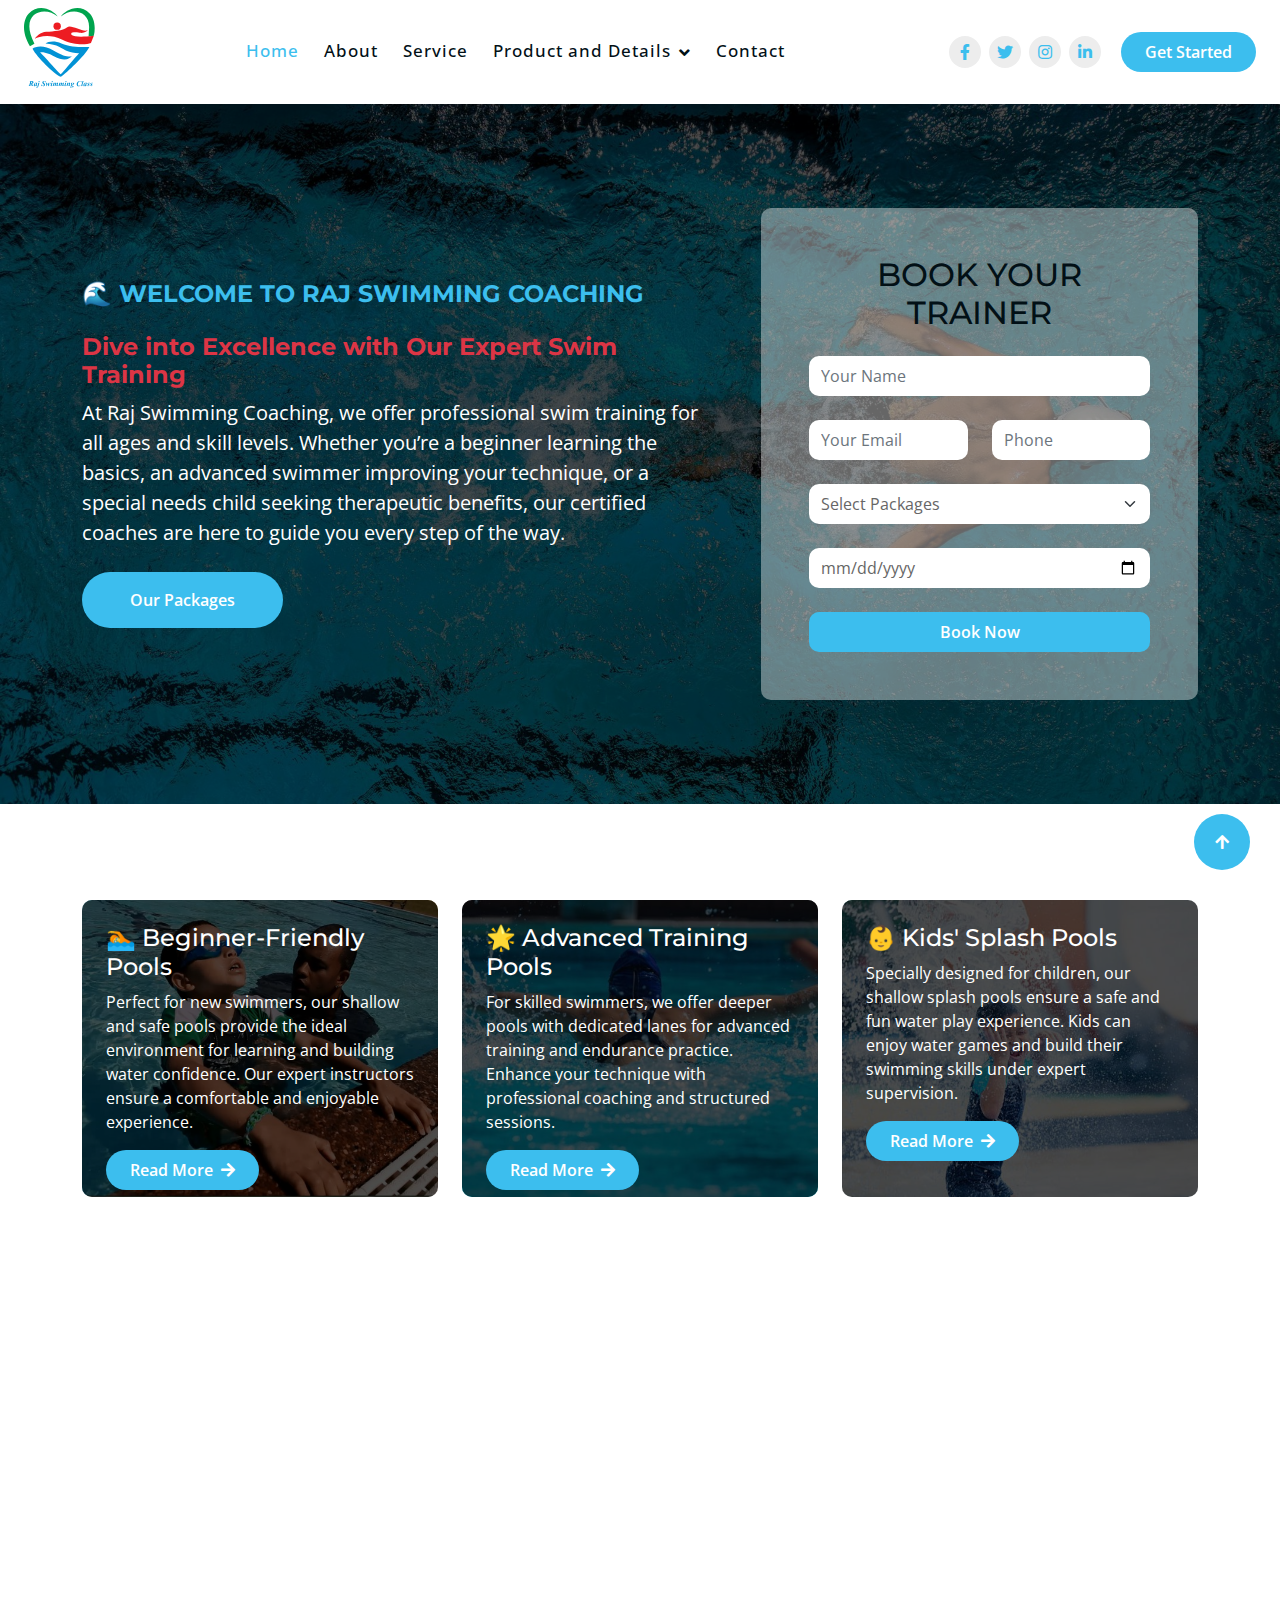
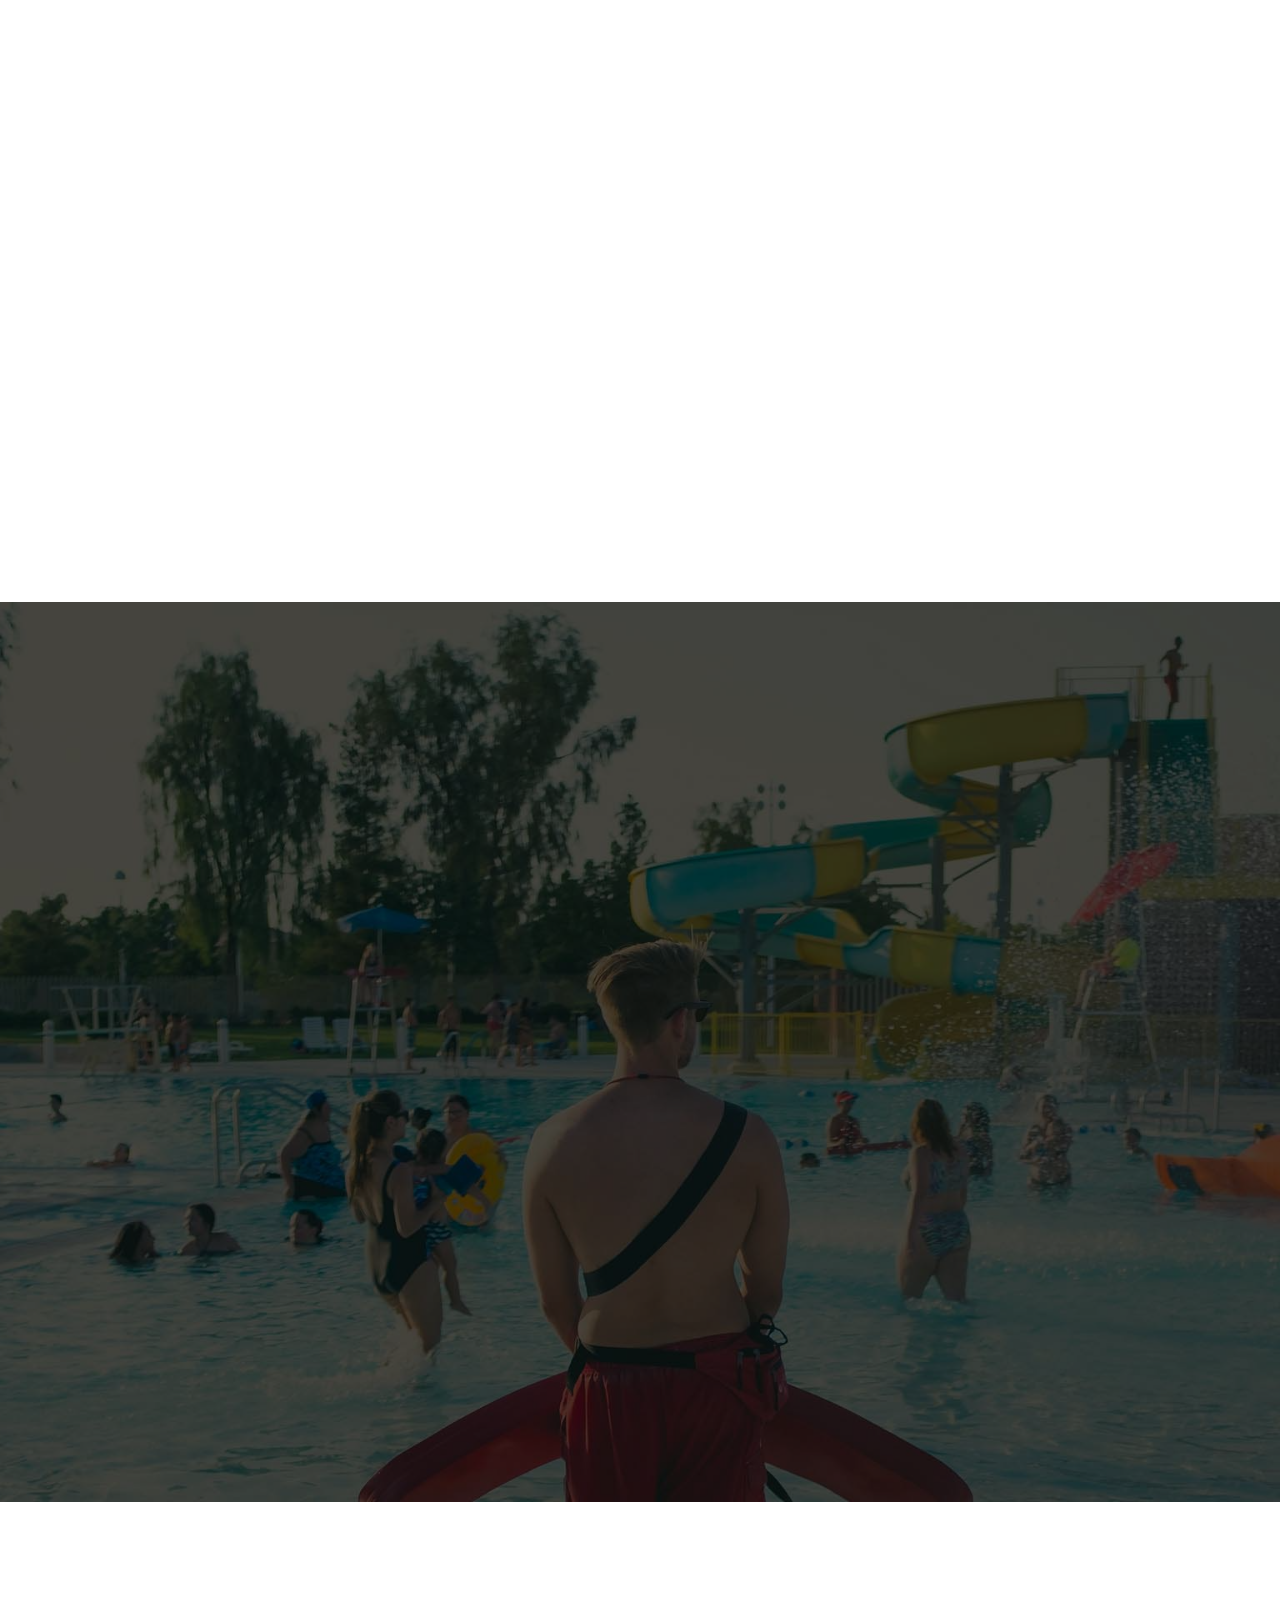
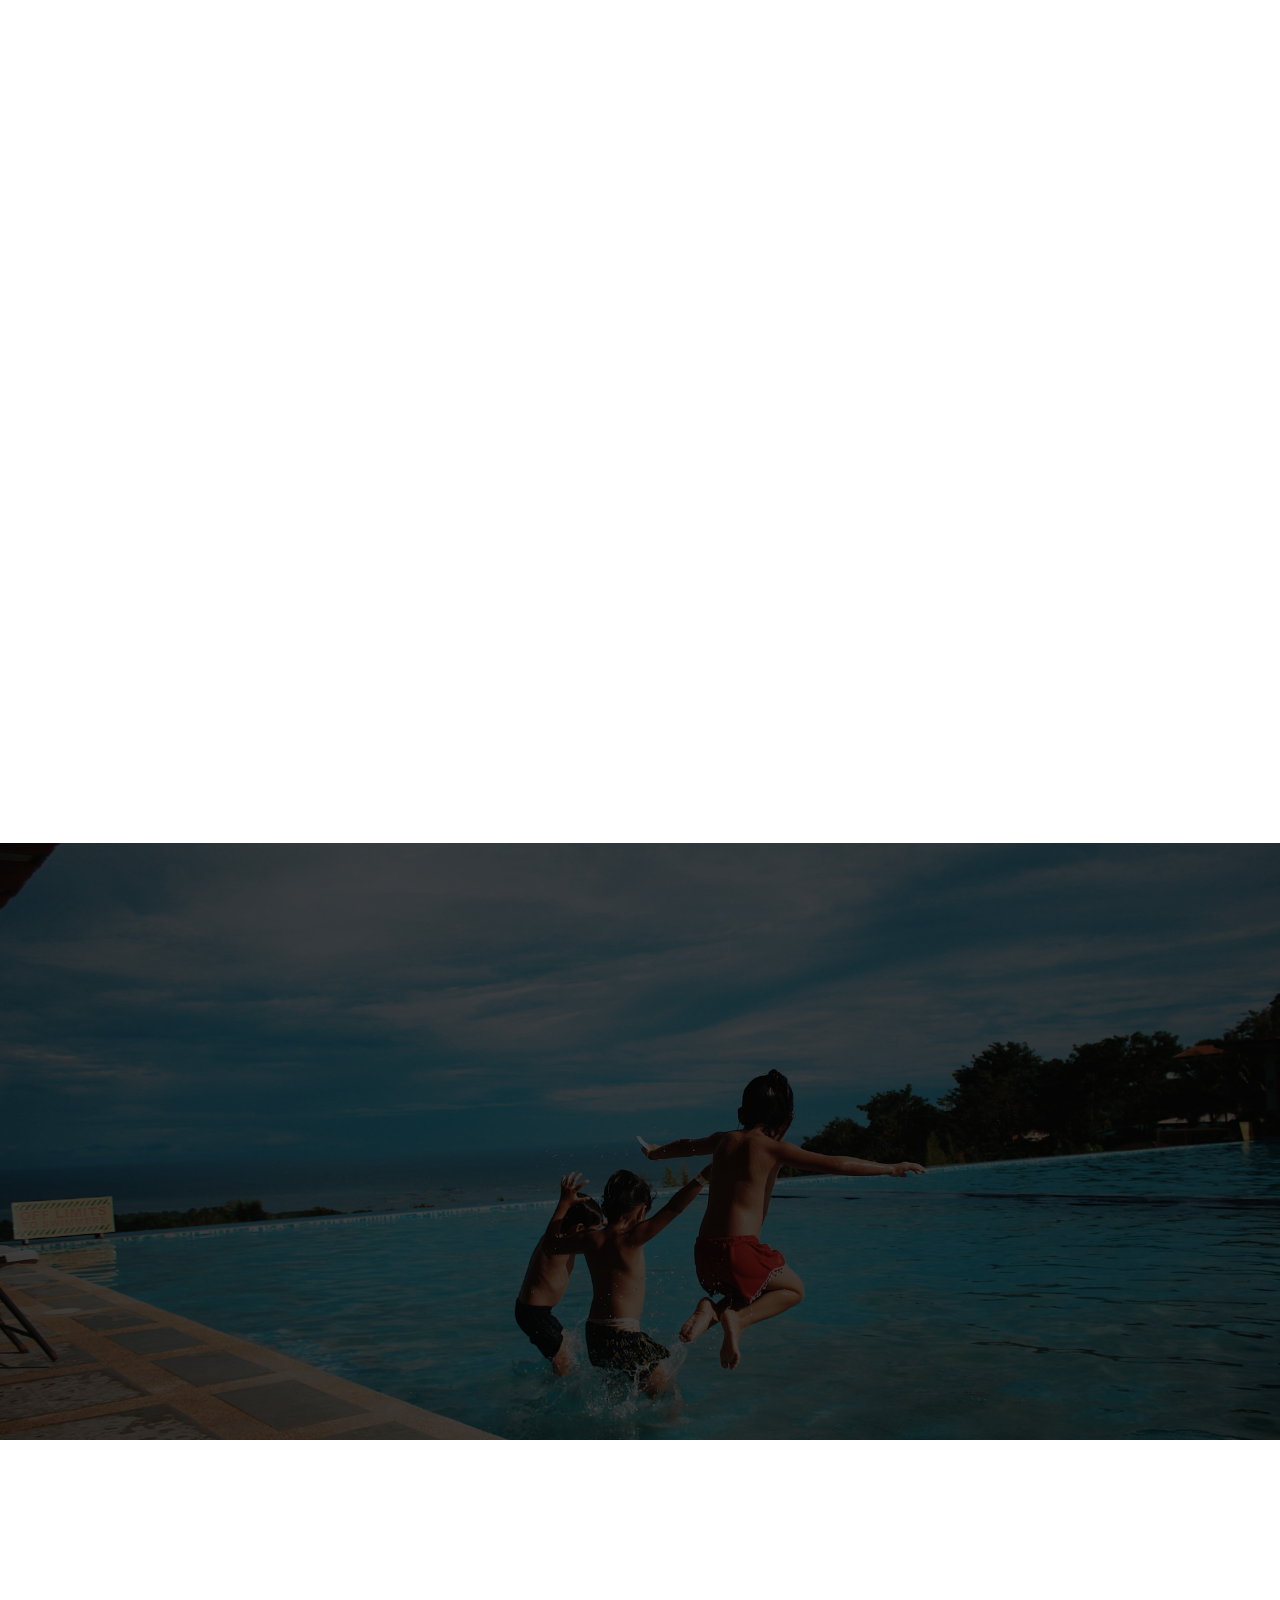
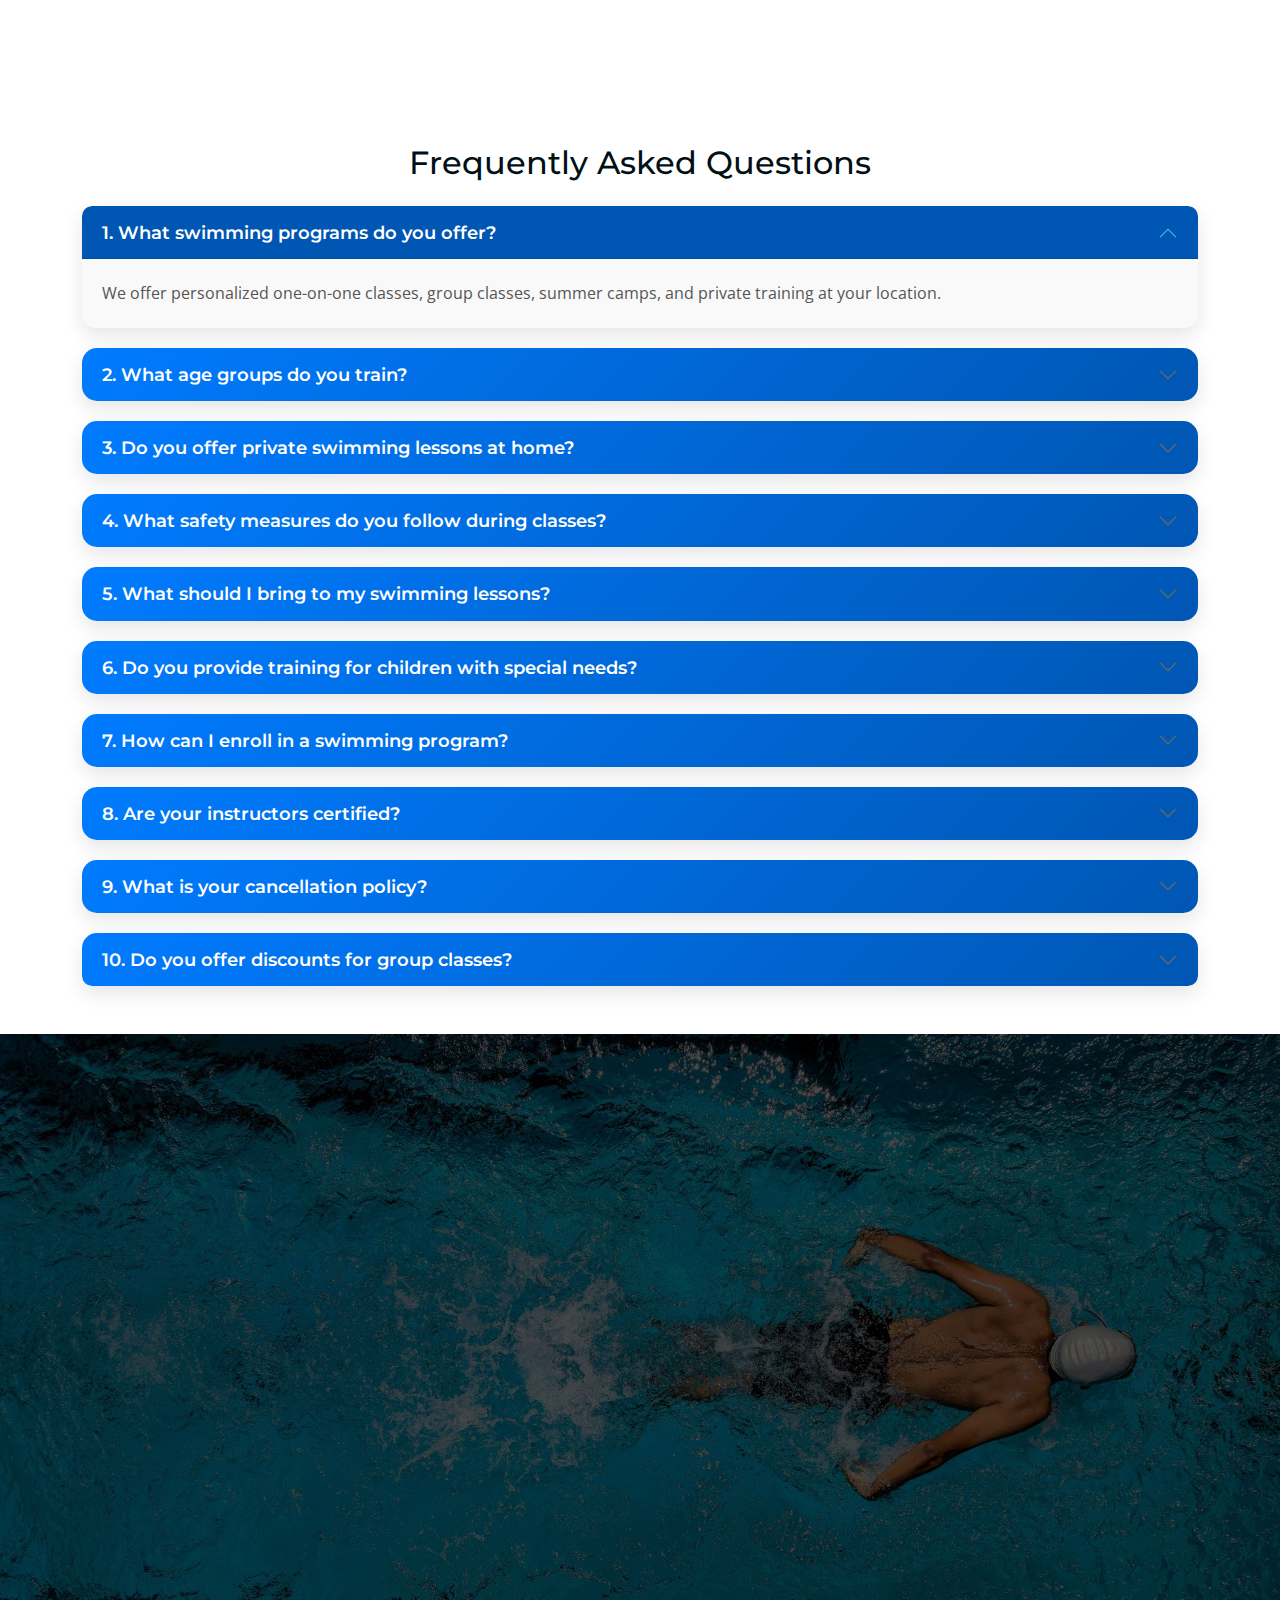
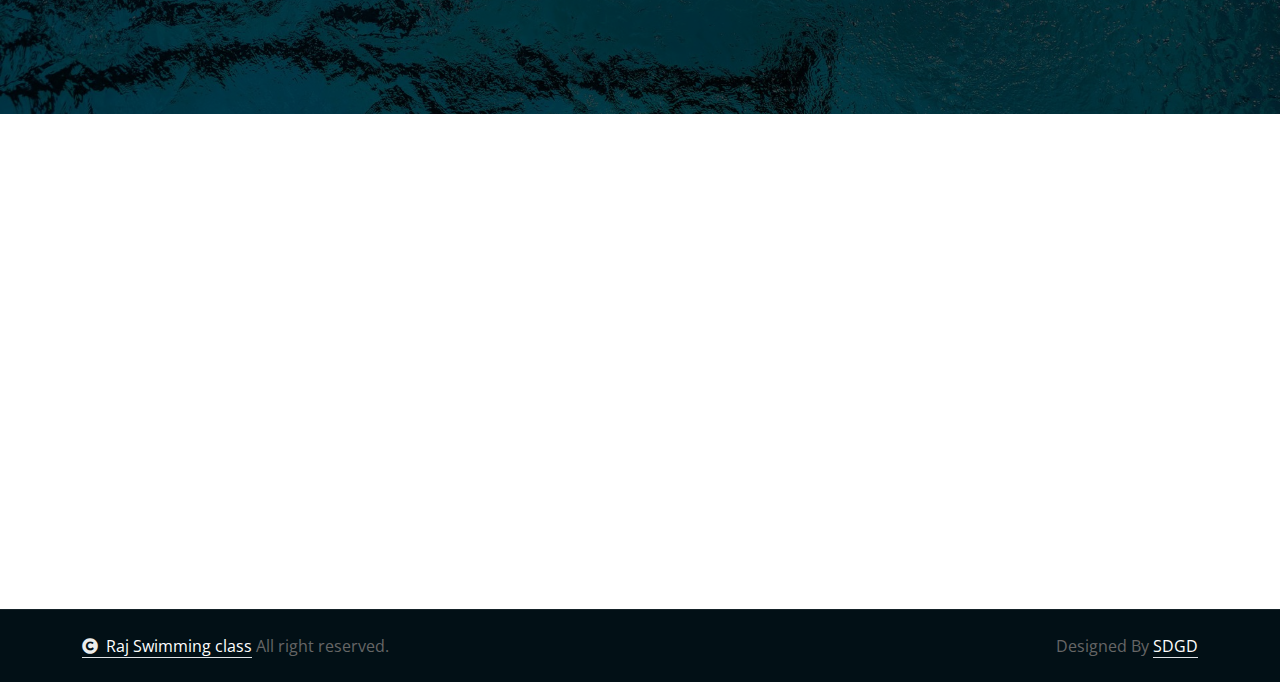
<file: index.html>
<!DOCTYPE html>
<html lang="en">

    <head>
        <meta charset="utf-8">
        <title>Raj Swimming class - Water Park </title>
        <meta content="width=device-width, initial-scale=1.0" name="viewport">
        <meta content="" name="keywords">
        <meta content="" name="description">

        <!-- Google Web Fonts -->
        <link rel="preconnect" href="https://fonts.googleapis.com">
        <link rel="preconnect" href="https://fonts.gstatic.com" crossorigin>
        <link href="https://fonts.googleapis.com/css2?family=Montserrat:ital,wght@0,100..900;1,100..900&family=Open+Sans:ital,wdth,wght@0,75..100,300..800;1,75..100,300..800&display=swap" rel="stylesheet"> 

        <!-- Icon Font Stylesheet -->
        <link rel="stylesheet" href="https://use.fontawesome.com/releases/v5.15.4/css/all.css"/>
        <link href="https://cdn.jsdelivr.net/npm/bootstrap-icons@1.4.1/font/bootstrap-icons.css" rel="stylesheet">

        <!-- Libraries Stylesheet -->
        <link href="lib/animate/animate.min.css" rel="stylesheet">
        <link href="lib/lightbox/css/lightbox.min.css" rel="stylesheet">
        <link href="lib/owlcarousel/assets/owl.carousel.min.css" rel="stylesheet">


        <!-- Customized Bootstrap Stylesheet -->
        <link href="css/bootstrap.min.css" rel="stylesheet">

        <!-- Template Stylesheet -->
        <link href="css/style.css" rel="stylesheet">
    </head>

    <body>

        <!-- Spinner Start -->
        <div id="spinner" class="show bg-white position-fixed translate-middle w-100 vh-100 top-50 start-50 d-flex align-items-center justify-content-center">
            <div class="spinner-border text-primary" style="width: 3rem; height: 3rem;" role="status">
                <span class="sr-only">Loading...</span>
            </div>
        </div>
        <!-- Spinner End -->

        <!-- Navbar & Hero Start -->
        <div class="container-fluid nav-bar sticky-top px-4 py-2 py-lg-0">
            <nav class="navbar navbar-expand-lg navbar-light">
                <a href="" class="navbar-brand p-0">
                    <h1 class="display-6 text-dark"><img src="img/raj_swimmimg_classes.svg" alt="Logo"></h1>
                </a>
                <button class="navbar-toggler" type="button" data-bs-toggle="collapse" data-bs-target="#navbarCollapse">
                    <span class="fa fa-bars"></span>
                </button>
                <div class="collapse navbar-collapse" id="navbarCollapse">
                    <div class="navbar-nav mx-auto py-0">
                        <a href="index.html" class="nav-item nav-link active">Home</a>
                        <a href="about.html" class="nav-item nav-link">About</a>
                        <a href="service.html" class="nav-item nav-link">Service</a>
                        <div class="nav-item dropdown">
                            <a href="#" class="nav-link dropdown-toggle" data-bs-toggle="dropdown">Product and Details</a>
                            <div class="dropdown-menu m-0">
                                <a href="Products.html" class="dropdown-item">Products</a>
                                <a href="gallery.html" class="dropdown-item">Our Gallery</a>
                            </div>
                        </div>
                        <a href="contact.html" class="nav-item nav-link">Contact</a>
                    </div>
                    <div class="team-icon d-none d-xl-flex justify-content-center me-3">
                        <a class="btn btn-square btn-light rounded-circle mx-1" href=""><i class="fab fa-facebook-f"></i></a>
                        <a class="btn btn-square btn-light rounded-circle mx-1" href=""><i class="fab fa-twitter"></i></a>
                        <a class="btn btn-square btn-light rounded-circle mx-1" href=""><i class="fab fa-instagram"></i></a>
                        <a class="btn btn-square btn-light rounded-circle mx-1" href=""><i class="fab fa-linkedin-in"></i></a>
                    </div>
                    <a href="#" class="btn btn-primary rounded-pill py-2 px-4 flex-shrink-0">Get Started</a>
                </div>
            </nav>
        </div>
        <!-- Navbar & Hero End -->

        <!-- Carousel Start -->
        <div class="header-carousel owl-carousel">
            <div class="header-carousel-item">
                <img src="img/simming_pool.jpg" class="img-fluid w-100" alt="Image">
                <div class="carousel-caption">
                    <div class="container align-items-center py-4">
                        <div class="row g-5 align-items-center">
                            <div class="col-xl-7 fadeInLeft animated" data-animation="fadeInLeft" data-delay="1s" style="animation-delay: 1s;">
                                <div class="text-start">
                                    <h4 class="text-primary text-uppercase fw-bold mb-4">🌊 Welcome to Raj Swimming Coaching</h4>
                                    <h4 class="text-danger"><b>Dive into Excellence with Our Expert Swim Training</b></h4>
                                    <!-- <h1 class="display-4 text-uppercase text-white mb-4">The Biggest Theme & Amusement Park</h1> -->
                                    <p class="mb-4 fs-5">At Raj Swimming Coaching, we offer professional swim training for all ages and skill levels. Whether you’re a beginner learning the basics, an advanced swimmer improving your technique, or a special needs child seeking therapeutic benefits, our certified coaches are here to guide you every step of the way.
                                    </p>
                                    <div class="d-flex flex-shrink-0">
                                        <a class="btn btn-primary rounded-pill text-white py-3 px-5" href="#">Our Packages</a>
                                    </div>
                                </div>
                            </div>
                            <div class="col-xl-5 fadeInRight animated" data-animation="fadeInRight" data-delay="1s" style="animation-delay: 1s;">
                                <div class="ticket-form p-5">
                                    <h2 class="text-dark text-uppercase mb-4">book your Trainer</h2>
                                    <form action="">
                                        <div class="row g-4">
                                            <div class="col-12">
                                                <input type="text" class="form-control border-0 py-2" id="name" placeholder="Your Name" required>
                                            </div>
                                            <div class="col-12 col-xl-6">
                                                <input type="email" class="form-control border-0 py-2" id="email" placeholder="Your Email" required>
                                            </div>
                                            <div class="col-12 col-xl-6">
                                                <input type="phone" class="form-control border-0 py-2" id="phone" placeholder="Phone" required>
                                            </div>
                                            <div class="col-12">
                                                <select class="form-select border-0 py-2" aria-label="Default select example" required>
                                                    <option selected disabled>Select Packages</option>
                                                    <option value="Single Package">Single Package</option>
                                                    <option value="Sibling Packages">Sibling Packages</option>
                                                </select>
                                            </div>
                                            <div class="col-12">
                                                <input class="form-control border-0 py-2" type="date" required>
                                            </div>
                                            <div class="col-12">
                                                <button type="submit" class="btn btn-primary w-100 py-2 px-5">Book Now</button>
                                            </div>
                                        </div>
                                    </form>
                                </div>
                            </div> 
                        </div>
                    </div>
                </div>
            </div>
        </div>
        <!-- Carousel End -->


        <!-- Feature Start -->
        <div class="container-fluid feature py-5">
            <div class="container py-5">
                <div class="row g-4">
                    <div class="col-lg-4 wow fadeInUp" data-wow-delay="0.2s">
                        <div class="feature-item">
                            <img src="./img/pool_type/1.jpg" class="img-fluid rounded w-100" alt="Image">
                            <div class="feature-content p-4">
                                <div class="feature-content-inner">
                                    <h4 class="text-white">🏊 Beginner-Friendly Pools</h4>
                                    <p class="text-white">Perfect for new swimmers, our shallow and safe pools provide the ideal environment for learning and building water confidence. Our expert instructors ensure a comfortable and enjoyable experience.
                                    </p>
                                    <a href="#" class="btn btn-primary rounded-pill py-2 px-4">Read More <i class="fa fa-arrow-right ms-1"></i></a>
                                </div>
                            </div>

                        </div>
                    </div>
                    <div class="col-lg-4 wow fadeInUp" data-wow-delay="0.4s">
                        <div class="feature-item">
                            <img src="./img/pool_type/2.jpg" class="img-fluid rounded w-100" alt="Image">
                            <div class="feature-content p-4">
                                <div class="feature-content-inner">
                                    <h4 class="text-white">🌟 Advanced Training Pools</h4>
                                    <p class="text-white">For skilled swimmers, we offer deeper pools with dedicated lanes for advanced training and endurance practice. Enhance your technique with professional coaching and structured sessions.
                                    </p>
                                    <a href="#" class="btn btn-primary rounded-pill py-2 px-4">Read More <i class="fa fa-arrow-right ms-1"></i></a>
                                </div>
                            </div>

                        </div>
                    </div>
                    <div class="col-lg-4 wow fadeInUp" data-wow-delay="0.6s">
                        <div class="feature-item">
                            <img src="./img/pool_type/3.jpg" class="img-fluid rounded w-100" alt="Image">
                            <div class="feature-content p-4">
                                <div class="feature-content-inner">
                                    <h4 class="text-white">👶 Kids' Splash Pools</h4>
                                    <p class="text-white">Specially designed for children, our shallow splash pools ensure a safe and fun water play experience. Kids can enjoy water games and build their swimming skills under expert supervision.
                                    </p>
                                    <a href="#" class="btn btn-primary rounded-pill py-2 px-4">Read More <i class="fa fa-arrow-right ms-1"></i></a>
                                </div>
                            </div>

                        </div>
                    </div>
                </div>
            </div>
        </div>
        <!-- Feature End -->

        <!-- About Start -->
        <div class="container-fluid about pb-5">
            <div class="container pb-5">
                <div class="row g-5">
                    <div class="col-xl-6 wow fadeInUp" data-wow-delay="0.2s">
                        <div>
                            <!-- <h4 class="text-primary"></h4> -->
                            <h1 class="display-5 mb-4">🌊 About Raj Swimming Class</h1>
                            <p class="mb-5">Dive into Fun & Fitness! At Raj Swimming Class, we offer a premier swimming experience for all ages and skill levels. With over 20 years of expertise, we provide top-notch facilities, certified trainers, and a safe, hygienic environment to help you master swimming while having fun.
                            </p>
                            <div class="row g-4">
                                <!-- Swimming Suit & Goggles -->
                                <div class="col-md-6 animated">
                                    <div class="icon-box h-100">
                                        <i class="fas fa-swimmer bounce-icon"></i>
                                        <div>
                                            <h4>Swimming Suits & Goggles</h4>
                                            <p>Get high-quality swimming suits and goggles for a comfortable and safe swim.</p>
                                        </div>
                                    </div>
                                </div>
                            
                                <!-- Many Attractions -->
                                <div class="col-md-6 animated">
                                    <div class="icon-box h-100">
                                        <i class="fas fa-water bounce-icon"></i>
                                        <div>
                                            <h4>Relax & Enjoy</h4>
                                            <p>Enjoy a refreshing swim with our clean and safe pool environment.</p>
                                        </div>
                                    </div>
                                </div>
                            
                                <!-- Affordable Price -->
                                <div class="col-md-6 animated">
                                    <div class="icon-box h-100">
                                        <i class="fas fa-wallet bounce-icon"></i>
                                        <div>
                                            <h4>Affordable Price</h4>
                                            <p>We offer competitive rates with flexible membership plans for all.</p>
                                        </div>
                                    </div>
                                </div>
                            
                                <!-- Safety Lockers -->
                                <div class="col-md-6 animated">
                                    <div class="icon-box h-100">
                                        <i class="fas fa-lock bounce-icon"></i>
                                        <div>
                                            <h4>Safety Lockers</h4>
                                            <p>Keep your belongings safe with our secure locker facilities.</p>
                                        </div>
                                    </div>
                                </div>
                            </div>
                        </div>
                    </div>
                    <div class="col-xl-6 wow fadeInUp" data-wow-delay="0.4s">
                        <div class="position-relative rounded">
                            <div class="rounded" style="margin-top: 40px;">
                                <div class="row g-0">
                                    <div class="col-lg-12">
                                        <div class="rounded mb-4">
                                            <img src="img/Untitled design (4).jpg" class="img-fluid rounded w-100" alt="">
                                        </div>
                                        <div class="row gx-4 gy-0">
                                            <!-- Crystal Clear Pools -->
                                            <div class="col-6 my-2">
                                                <div class="counter-item bg-primary rounded text-center p-4 h-100">
                                                    <div class="counter-item-icon mx-auto mb-3">
                                                        <i class="fas fa-water fa-3x text-white"></i>
                                                    </div>
                                                    <div class="counter-counting mb-3">
                                                        <span class="text-white fs-2 fw-bold" data-toggle="counter-up">10</span>
                                                        <span class="h1 fw-bold text-white">+</span>
                                                    </div>
                                                    <h5 class="text-white mb-0">Crystal Clear Pools</h5>
                                                </div>
                                            </div>
                                        
                                            <!-- Happy Swimmers -->
                                            <div class="col-6 my-2">
                                                <div class="counter-item bg-dark rounded text-center p-4 h-100">
                                                    <div class="counter-item-icon mx-auto mb-3">
                                                        <i class="fas fa-smile-beam fa-3x text-white"></i>
                                                    </div>
                                                    <div class="counter-counting mb-3">
                                                        <span class="text-white fs-2 fw-bold" data-toggle="counter-up">50</span>
                                                        <span class="h1 fw-bold text-white">K +</span>
                                                    </div>
                                                    <h5 class="text-white mb-0">Happy Swimmers</h5>
                                                </div>
                                            </div>
                                        
                                            <!-- Certified Lifeguards -->
                                            <div class="col-6 my-2">
                                                <div class="counter-item bg-dark rounded text-center p-4 h-100">
                                                    <div class="counter-item-icon mx-auto mb-3">
                                                        <i class="fas fa-shield-alt fa-3x text-white"></i>
                                                    </div>
                                                    <div class="counter-counting mb-3">
                                                        <span class="text-white fs-2 fw-bold" data-toggle="counter-up">15</span>
                                                        <span class="h1 fw-bold text-white">+</span>
                                                    </div>
                                                    <h5 class="text-white mb-0">Certified Lifeguards</h5>
                                                </div>
                                            </div>
                                        
                                            <!-- Successful Events -->
                                            <div class="col-6 my-2">
                                                <div class="counter-item bg-primary rounded text-center p-4 h-100">
                                                    <div class="counter-item-icon mx-auto mb-3">
                                                        <i class="fas fa-calendar-check fa-3x text-white"></i>
                                                    </div>
                                                    <div class="counter-counting mb-3">
                                                        <span class="text-white fs-2 fw-bold" data-toggle="counter-up">120</span>
                                                        <span class="h1 fw-bold text-white">+</span>
                                                    </div>
                                                    <h5 class="text-white mb-0">Successful Events</h5>
                                                </div>
                                            </div>
                                        </div>
                                    </div>
                                </div>
                            </div>
                            <div class="rounded bg-primary p-4 position-absolute d-flex justify-content-center" style="width: 90%; height: 80px; top: -40px; left: 50%; transform: translateX(-50%);">
                                <h3 class="mb-0 text-white">20+ Years Experiance</h3>
                            </div>
                        </div>
                    </div>
                </div>
            </div>
        </div>
        <!-- About End -->


        <!-- Service Start -->
        <div class="container-fluid service py-5">
            <div class="container service-section py-5">
                <div class="text-center mx-auto pb-5 wow fadeInUp" data-wow-delay="0.2s" style="max-width: 800px;">
                    <h4 class="text-primary">Our Service</h4>
                    <h1 class="display-5 text-white mb-4">Explore Raj Swimming class</h1>
                    <p class="mb-0 text-white">Dive into excellence with Raj Swimming Classes! Whether you’re a beginner or an advanced swimmer, our certified instructors offer personalized training to help you enhance your skills. Enjoy a safe, clean, and family-friendly environment with top-notch facilities. Join us and make a splash towards fitness and fun!
                    </p>
                </div>
                <div class="row g-4">
                    <div class="col-0 col-md-1 col-lg-2 col-xl-2"></div>
                    <div class="col-md-10 col-lg-8 col-xl-8 wow fadeInUp" data-wow-delay="0.2s">
                        <div class="service-days p-4">
                            <div class="py-2 border-bottom border-top d-flex align-items-center justify-content-between flex-wrap"><h4 class="mb-0 pb-2 pb-sm-0">Monday - Friday</h4> <p class="mb-0"><i class="fas fa-clock text-primary me-2"></i>11:00 AM - 16:00 PM</p></div>
                            <div class="py-2 border-bottom d-flex align-items-center justify-content-between flex-shrink-1 flex-wrap"><h4 class="mb-0 pb-2 pb-sm-0">Saturday - Sunday</h4> <p class="mb-0"><i class="fas fa-clock text-primary me-2"></i>09:00 AM - 17:00 PM</p></div>
                        </div>
                    </div>
                    <div class="col-0 col-md-1 col-lg-2 col-xl-2"></div>

                    <div class="col-md-6 col-lg-6 col-xl-3 wow fadeInUp" data-wow-delay="0.2s">
                        <div class="service-item p-4">
                            <div class="service-content">
                                <div class="mb-4">
                                    <i class="fas fa-water fa-4x"></i>
                                </div>
                                <a href="#" class="h4 d-inline-block mb-3">Crystal-Clear Pool</a>
                                <p class="mb-0">Enjoy swimming in our clean and hygienic pool, regularly maintained for your safety and comfort.</p>
                            </div>
                        </div>
                    </div>
                    
                    <div class="col-md-6 col-lg-6 col-xl-3 wow fadeInUp" data-wow-delay="0.4s">
                        <div class="service-item p-4">
                            <div class="service-content">
                                <div class="mb-4">
                                    <i class="fas fa-shower fa-4x"></i>
                                </div>
                                <a href="#" class="h4 d-inline-block mb-3">Shower & Changing Rooms</a>
                                <p class="mb-0">Clean and spacious shower and changing rooms available for your convenience and privacy.</p>
                            </div>
                        </div>
                    </div>
                    
                    <div class="col-md-6 col-lg-6 col-xl-3 wow fadeInUp" data-wow-delay="0.6s">
                        <div class="service-item p-4">
                            <div class="service-content">
                                <div class="mb-4">
                                    <i class="fas fa-life-ring fa-4x"></i>
                                </div>
                                <a href="#" class="h4 d-inline-block mb-3">Certified Lifeguards</a>
                                <p class="mb-0">Our experienced lifeguards ensure your safety, giving you peace of mind while you enjoy the water.</p>
                            </div>
                        </div>
                    </div>
                    
                    <div class="col-md-6 col-lg-6 col-xl-3 wow fadeInUp" data-wow-delay="0.8s">
                        <div class="service-item p-4">
                            <div class="service-content">
                                <div class="mb-4">
                                    <i class="fas fa-umbrella-beach fa-4x"></i>
                                </div>
                                <a href="#" class="h4 d-inline-block mb-3">Relaxing Sun Deck</a>
                                <p class="mb-0">Unwind and soak up the sun on our comfortable deck with shaded seating areas.</p>
                            </div>
                        </div>
                    </div>
                    
                </div>
            </div>
        </div>
        <!-- Service End -->


        <!-- Ticket Packages Start -->
        <div class="container-fluid py-5">
            <div class="container py-5">
                <div class="row g-5 align-items-center">
                    <div class="col-lg-12 col-xl-4 wow fadeInUp" data-wow-delay="0.2s">
                        <div class="packages-item h-100">
                            <h4 class="text-primary">Membership Plans</h4>
                            <h1 class="display-5 mb-4">Choose The Best Plan For Your Needs</h1>
                            <p class="mb-4">Enjoy exclusive access to our premium facilities with tailored membership plans for individuals and families. Unlock exciting benefits, special offers, and a range of amenities designed to enhance your experience.</p>
                            <p><i class="fa fa-check text-primary me-2"></i>Unlimited Access to All Facilities</p>
                            <p><i class="fa fa-check text-primary me-2"></i>Flexible Membership Options</p>
                            <p><i class="fa fa-check text-primary me-2"></i>Special Discounts on Events</p>
                            <p class="mb-5"><i class="fa fa-check text-primary me-2"></i>Priority Booking & Exclusive Perks</p>
                            <a href="#" class="btn btn-primary rounded-pill py-3 px-5">Join Now</a>
                        </div>
                    </div>
        
                    <div class="col-lg-6 col-xl-4 wow fadeInUp" data-wow-delay="0.4s">
                        <div class="pricing-item bg-dark rounded text-center p-5 h-100">
                            <div class="pb-4 border-bottom">
                                <h2 class="mb-4 text-primary">Monthly Membership</h2>
                                <p class="mb-4">Perfect for individuals looking for flexible access with all essential benefits.</p>
                                <h2 class="mb-0 text-primary">₹4000<span class="text-body fs-5 fw-normal">/month</span></h2>
                            </div>
                            <div class="py-4">
                                <p class="mb-4"><i class="fa fa-check text-primary me-2"></i>Unlimited Access to Facilities</p>
                                <p class="mb-4"><i class="fa fa-check text-primary me-2"></i>Free Fitness Classes</p>
                                <p class="mb-4"><i class="fa fa-check text-primary me-2"></i>Access to Locker Rooms</p>
                                <p class="mb-4"><i class="fa fa-check text-primary me-2"></i>Complimentary Towels</p>
                                <p class="mb-4"><i class="fa fa-check text-primary me-2"></i>Discounts on Special Events</p>
                            </div>
                            <a href="#" class="btn btn-light rounded-pill py-3 px-5">Join Now</a>
                        </div>
                    </div>
        
                    <div class="col-lg-6 col-xl-4 wow fadeInUp" data-wow-delay="0.6s">
                        <div class="pricing-item bg-primary rounded text-center p-5 h-100">
                            <div class="pb-4 border-bottom">
                                <h2 class="text-dark mb-4">Sibling Package</h2>
                                <p class="text-white mb-4">Ideal for siblings or small groups looking for a shared membership with added perks.</p>
                                <h2 class="text-dark mb-0">₹7000<span class="text-white fs-5 fw-normal">/month</span></h2>
                            </div>
                            <div class="text-white py-4">
                                <p class="mb-4"><i class="fa fa-check text-dark me-2"></i>Shared Access for Two</p>
                                <p class="mb-4"><i class="fa fa-check text-dark me-2"></i>Free Group Fitness Classes</p>
                                <p class="mb-4"><i class="fa fa-check text-dark me-2"></i>Priority Locker Access</p>
                                <p class="mb-4"><i class="fa fa-check text-dark me-2"></i>Complimentary Towels for Both</p>
                                <p class="mb-4"><i class="fa fa-check text-dark me-2"></i>Exclusive Discounts on Events</p>
                            </div>
                            <a href="#" class="btn btn-dark rounded-pill py-3 px-5">Join Now</a>
                        </div>
                    </div>
                </div>
            </div>
        </div>
        
        <!-- Ticket Packages End -->


        <!-- Attractions Start -->
        <div class="container-fluid attractions py-5">
            <div class="container attractions-section py-5">
                <div class="text-center mx-auto pb-5 wow fadeInUp" data-wow-delay="0.2s" style="max-width: 800px;">
                    <h4 class="text-primary">Gallery</h4>
                    <h1 class="display-5 text-white mb-4">Explore Raj Swimming class Attractions</h1>
                    <p class="text-white mb-0">Discover the thrilling attractions and fun activities at Raj Swimming Park. From exciting water slides to relaxing pools, experience it all with your family and friends.
                    </p>
                </div>
                <div class="owl-carousel attractions-carousel wow fadeInUp" data-wow-delay="0.1s">
                    <div class="attractions-item wow fadeInUp" data-wow-delay="0.2s">
                        <img src="img/gallery_swimmig/1.png" class="img-fluid rounded w-100" alt="">
                        <a href="#" class="attractions-name">Gallery</a>
                    </div>
                    <div class="attractions-item wow fadeInUp" data-wow-delay="0.4s">
                        <img src="img/gallery_swimmig/2.png" class="img-fluid rounded w-100" alt="">
                        <a href="#" class="attractions-name">Gallery</a>
                    </div>
                    <div class="attractions-item wow fadeInUp" data-wow-delay="0.6s">
                        <img src="img/gallery_swimmig/3.png" class="img-fluid rounded w-100" alt="">
                        <a href="#" class="attractions-name">Gallery</a>
                    </div>
                    <div class="attractions-item wow fadeInUp" data-wow-delay="0.8s">
                        <img src="img/gallery_swimmig/4.png" class="img-fluid rounded w-100" alt="">
                        <a href="#" class="attractions-name">Gallery</a>
                    </div>
                    <div class="attractions-item wow fadeInUp" data-wow-delay="1s">
                        <img src="img/gallery_swimmig/5.png" class="img-fluid rounded w-100" alt="">
                        <a href="#" class="attractions-name">Gallery</a>
                    </div>
                    <div class="attractions-item wow fadeInUp" data-wow-delay="1s">
                        <img src="img/gallery_swimmig/6.png" class="img-fluid rounded w-100" alt="">
                        <a href="#" class="attractions-name">Gallery</a>
                    </div>
                    <div class="attractions-item wow fadeInUp" data-wow-delay="1s">
                        <img src="img/gallery_swimmig/7.png" class="img-fluid rounded w-100" alt="">
                        <a href="#" class="attractions-name">Gallery</a>
                    </div>
                    <div class="attractions-item wow fadeInUp" data-wow-delay="1s">
                        <img src="img/gallery_swimmig/8.png" class="img-fluid rounded w-100" alt="">
                        <a href="#" class="attractions-name">Gallery</a>
                    </div>
                    <div class="attractions-item wow fadeInUp" data-wow-delay="1s">
                        <img src="img/gallery_swimmig/9.png" class="img-fluid rounded w-100" alt="">
                        <a href="#" class="attractions-name">Gallery</a>
                    </div>
                    <div class="attractions-item wow fadeInUp" data-wow-delay="1s">
                        <img src="img/gallery_swimmig/10.png" class="img-fluid rounded w-100" alt="">
                        <a href="#" class="attractions-name">Gallery</a>
                    </div>
                    <div class="attractions-item wow fadeInUp" data-wow-delay="1s">
                        <img src="img/gallery_swimmig/11.png" class="img-fluid rounded w-100" alt="">
                        <a href="#" class="attractions-name">Gallery</a>
                    </div>
                </div>
            </div>
        </div>
        <!-- Attractions End -->


       

        <!-- faq start  -->
        <div class="container my-5">
            <h2 class="text-center mb-4">Frequently Asked Questions</h2>
            
            <div class="accordion" id="faqAccordion">
              
              <div class="accordion-item">
                <h2 class="accordion-header" id="headingOne">
                  <button class="accordion-button" type="button" data-bs-toggle="collapse" data-bs-target="#collapseOne" aria-expanded="true" aria-controls="collapseOne">
                    1. What swimming programs do you offer?
                  </button>
                </h2>
                <div id="collapseOne" class="accordion-collapse collapse show" aria-labelledby="headingOne" data-bs-parent="#faqAccordion">
                  <div class="accordion-body">
                    We offer personalized one-on-one classes, group classes, summer camps, and private training at your location.
                  </div>
                </div>
              </div>
          
              <div class="accordion-item">
                <h2 class="accordion-header" id="headingTwo">
                  <button class="accordion-button collapsed" type="button" data-bs-toggle="collapse" data-bs-target="#collapseTwo" aria-expanded="false" aria-controls="collapseTwo">
                    2. What age groups do you train?
                  </button>
                </h2>
                <div id="collapseTwo" class="accordion-collapse collapse" aria-labelledby="headingTwo" data-bs-parent="#faqAccordion">
                  <div class="accordion-body">
                    We train children, teens, and adults of all skill levels, including specialized programs for children with special needs.
                  </div>
                </div>
              </div>
          
              <div class="accordion-item">
                <h2 class="accordion-header" id="headingThree">
                  <button class="accordion-button collapsed" type="button" data-bs-toggle="collapse" data-bs-target="#collapseThree" aria-expanded="false" aria-controls="collapseThree">
                    3. Do you offer private swimming lessons at home?
                  </button>
                </h2>
                <div id="collapseThree" class="accordion-collapse collapse" aria-labelledby="headingThree" data-bs-parent="#faqAccordion">
                  <div class="accordion-body">
                    Yes, we provide convenient private swimming lessons at your flat or villa.
                  </div>
                </div>
              </div>
          
              <div class="accordion-item">
                <h2 class="accordion-header" id="headingFour">
                  <button class="accordion-button collapsed" type="button" data-bs-toggle="collapse" data-bs-target="#collapseFour" aria-expanded="false" aria-controls="collapseFour">
                    4. What safety measures do you follow during classes?
                  </button>
                </h2>
                <div id="collapseFour" class="accordion-collapse collapse" aria-labelledby="headingFour" data-bs-parent="#faqAccordion">
                  <div class="accordion-body">
                    We follow strict safety protocols, including lifeguard supervision, proper equipment, and emergency response procedures.
                  </div>
                </div>
              </div>
          
              <div class="accordion-item">
                <h2 class="accordion-header" id="headingFive">
                  <button class="accordion-button collapsed" type="button" data-bs-toggle="collapse" data-bs-target="#collapseFive" aria-expanded="false" aria-controls="collapseFive">
                    5. What should I bring to my swimming lessons?
                  </button>
                </h2>
                <div id="collapseFive" class="accordion-collapse collapse" aria-labelledby="headingFive" data-bs-parent="#faqAccordion">
                  <div class="accordion-body">
                    Please bring a swimsuit, towel, swim cap, and goggles. For children, floatation aids may be recommended.
                  </div>
                </div>
              </div>
          
              <div class="accordion-item">
                <h2 class="accordion-header" id="headingSix">
                  <button class="accordion-button collapsed" type="button" data-bs-toggle="collapse" data-bs-target="#collapseSix" aria-expanded="false" aria-controls="collapseSix">
                    6. Do you provide training for children with special needs?
                  </button>
                </h2>
                <div id="collapseSix" class="accordion-collapse collapse" aria-labelledby="headingSix" data-bs-parent="#faqAccordion">
                  <div class="accordion-body">
                    Yes, we specialize in teaching children with Autism, ADHD, Cerebral Palsy, and other conditions.
                  </div>
                </div>
              </div>
          
              <div class="accordion-item">
                <h2 class="accordion-header" id="headingSeven">
                  <button class="accordion-button collapsed" type="button" data-bs-toggle="collapse" data-bs-target="#collapseSeven" aria-expanded="false" aria-controls="collapseSeven">
                    7. How can I enroll in a swimming program?
                  </button>
                </h2>
                <div id="collapseSeven" class="accordion-collapse collapse" aria-labelledby="headingSeven" data-bs-parent="#faqAccordion">
                  <div class="accordion-body">
                    You can enroll by contacting us through our website, phone, or visiting our location directly.
                  </div>
                </div>
              </div>
          
              <div class="accordion-item">
                <h2 class="accordion-header" id="headingEight">
                  <button class="accordion-button collapsed" type="button" data-bs-toggle="collapse" data-bs-target="#collapseEight" aria-expanded="false" aria-controls="collapseEight">
                    8. Are your instructors certified?
                  </button>
                </h2>
                <div id="collapseEight" class="accordion-collapse collapse" aria-labelledby="headingEight" data-bs-parent="#faqAccordion">
                  <div class="accordion-body">
                    Yes, all our instructors are certified and have extensive experience in swim coaching and water safety.
                  </div>
                </div>
              </div>
          
              <div class="accordion-item">
                <h2 class="accordion-header" id="headingNine">
                  <button class="accordion-button collapsed" type="button" data-bs-toggle="collapse" data-bs-target="#collapseNine" aria-expanded="false" aria-controls="collapseNine">
                    9. What is your cancellation policy?
                  </button>
                </h2>
                <div id="collapseNine" class="accordion-collapse collapse" aria-labelledby="headingNine" data-bs-parent="#faqAccordion">
                  <div class="accordion-body">
                    We require a 24-hour notice for class cancellations or rescheduling.
                  </div>
                </div>
              </div>
          
              <div class="accordion-item">
                <h2 class="accordion-header" id="headingTen">
                  <button class="accordion-button collapsed" type="button" data-bs-toggle="collapse" data-bs-target="#collapseTen" aria-expanded="false" aria-controls="collapseTen">
                    10. Do you offer discounts for group classes?
                  </button>
                </h2>
                <div id="collapseTen" class="accordion-collapse collapse" aria-labelledby="headingTen" data-bs-parent="#faqAccordion">
                  <div class="accordion-body">
                    Yes, we offer special discounts for group bookings and family packages.
                  </div>
                </div>
              </div>
          
            </div>
          </div>
          
        <!-- faq end  -->


        <!-- Testimonial Start -->
        <div class="container-fluid testimonial py-5" >
            <div class="container py-5">
                <div class="text-center mx-auto pb-5 wow fadeInUp" data-wow-delay="0.2s" style="max-width: 800px;">
                    <h4 class="text-primary">Testimonials</h4>
                    <h1 class="display-5 text-white mb-4">What Our Clients Say</h1>
                    <p class="text-white mb-0">Hear from our happy swimmers who have experienced the best training and fun-filled swimming sessions at Raj Swimming Classes.</p>
                </div>
                
                <div class="owl-carousel testimonial-carousel wow fadeInUp" data-wow-delay="0.2s">
                    
                    <div class="testimonial-item p-4">
                        <p class="text-white fs-4 mb-4">"I enrolled my kids in Raj Swimming Classes, and they absolutely loved it! The trainers are professional, and the facilities are excellent. Highly recommended!"</p>
                        <div class="testimonial-inner d-flex align-items-center">
                            <div class="testimonial-img">
                                <img src="./img/reviews/2.png" class="img-fluid rounded-circle" alt="Client Image" style="width: 80px; height: 80px;">
                                <div class="testimonial-quote btn-lg-square rounded-circle"><i class="fa fa-quote-right fa-2x"></i></div>
                            </div>
                            <div class="ms-4">
                                <h4>Priya</h4>
                                <div class="d-flex text-warning">
                                    <i class="fas fa-star"></i>
                                    <i class="fas fa-star"></i>
                                    <i class="fas fa-star"></i>
                                    <i class="fas fa-star"></i>
                                    <i class="fas fa-star"></i>
                                </div>
                            </div>
                        </div>
                    </div>
        
                    <div class="testimonial-item p-4">
                        <p class="text-white fs-4 mb-4">"The instructors at Raj Swimming Classes are friendly and skilled. I improved my swimming techniques significantly within a few weeks. Great experience!"</p>
                        <div class="testimonial-inner d-flex align-items-center">
                            <div class="testimonial-img">
                                <img src="./img/reviews/1.png" class="img-fluid rounded-circle" alt="Client Image" style="width: 80px; height: 80px;">
                                <div class="testimonial-quote btn-lg-square rounded-circle"><i class="fa fa-quote-right fa-2x"></i></div>
                            </div>
                            <div class="ms-4">
                                <h4>Rahul</h4>
                                <div class="d-flex text-warning">
                                    <i class="fas fa-star"></i>
                                    <i class="fas fa-star"></i>
                                    <i class="fas fa-star"></i>
                                    <i class="fas fa-star"></i>
                                    <i class="fas fa-star-half-alt"></i>
                                </div>
                            </div>
                        </div>
                    </div>
        
                    <div class="testimonial-item p-4">
                        <p class="text-white fs-4 mb-4">"Raj Swimming Classes helped me overcome my fear of water. The trainers were patient and encouraging. Now, I swim confidently!"</p>
                        <div class="testimonial-inner d-flex align-items-center">
                            <div class="testimonial-img">
                                <img src="./img/reviews/3.png" class="img-fluid rounded-circle" alt="Client Image" style="width: 80px; height: 80px;">
                                <div class="testimonial-quote btn-lg-square rounded-circle"><i class="fa fa-quote-right fa-2x"></i></div>
                            </div>
                            <div class="ms-4">
                                <h4>Meera</h4>
                                <div class="d-flex text-warning">
                                    <i class="fas fa-star"></i>
                                    <i class="fas fa-star"></i>
                                    <i class="fas fa-star"></i>
                                    <i class="fas fa-star"></i>
                                    <i class="fas fa-star"></i>
                                </div>
                            </div>
                        </div>
                    </div>
        
                </div>
            </div>
        </div>
        <!-- Testimonial End -->

        <!-- Footer Start -->
        <div class="container-fluid footer py-5 wow fadeIn" data-wow-delay="0.2s">
            <div class="container py-5">
                <div class="row g-5">
                    <div class="col-md-6 col-lg-6 col-xl-4">
                        <div class="footer-item">
                            <a href="index.html" class="p-0">
                                
                              <img src="img/raj_swimmimg_classes.svg" height="100px"  alt="Logo">
                            </a>
                            <p class="mb-2">💙 Join us and make waves with confidence!</p>
                            <div class="d-flex align-items-center">
                                <i class="fas fa-map-marker-alt text-primary me-3"></i>
                                <p class="text-white mb-0">5/72, East Coast Rd, inside blue lagoon, Raja Nagar, Neelankarai, Chennai, Tamil Nadu 600115</p>
                            </div>
                            <div class="d-flex align-items-center">
                                <i class="fa fa-phone-alt text-primary me-3"></i>
                                <p class="text-white mb-0">+91 93453 44416</p>
                            </div>
                        </div>
                    </div>
                    <div class="col-md-6 col-lg-6 col-xl-2">
                        <div class="footer-item">
                            <h4 class="text-white mb-4">Quick Links</h4>
                            <a href="index.html"><i class="fas fa-angle-right me-2"></i> Home</a>
                            <a href="about.html"><i class="fas fa-angle-right me-2"></i> About Us</a>
                            <a href="Products.html"><i class="fas fa-angle-right me-2"></i> Products</a>
                            <a href="gallery.html"><i class="fas fa-angle-right me-2"></i> Gallery</a>
                            <a href="service.html"><i class="fas fa-angle-right me-2"></i> Service</a>
                            <a href="contact.html"><i class="fas fa-angle-right me-2"></i> Contact us</a>
                        </div>
                    </div>
                    <div class="col-md-6 col-lg-6 col-xl-2">
                        <div class="footer-item">
                            <h4 class="text-white mb-4">Locate Us</h4>
                            <iframe src="https://www.google.com/maps/embed?pb=!1m18!1m12!1m3!1d3908.7308738514503!2d80.255375!3d12.941211699999998!2m3!1f0!2f0!3f0!3m2!1i1024!2i768!4f13.1!3m3!1m2!1s0x3a525c973bb48c8d%3A0xd0765edae02140cd!2sRaj%20Swimming%20classes%2FAqua%20therapy%20for%20autism%2C%20autistic%2C%20ADHT%2FHyperactive%20and%20CP%20child!5e1!3m2!1sen!2sin!4v1743179412727!5m2!1sen!2sin" width="100%" height="250" style="border:0;" allowfullscreen="" loading="lazy" referrerpolicy="no-referrer-when-downgrade"></iframe>
                        </div>
                    </div>
                    <div class="col-md-6 col-lg-6 col-xl-4">
                        <div class="footer-item">
                            <h4 class="text-white mb-4">Opening Hours</h4>
                            <div class="opening-date mb-3 pb-3">
                                <div class="opening-clock flex-shrink-0">
                                    <h6 class="text-white mb-0 me-auto">Monday - Sunday:</h6>
                                    <p class="mb-0"><i class="fas fa-clock text-primary me-2"></i> 6:00 AM - 6:30 PM</p>
                                </div>
                            </div>
                            <div>
                                <p class="text-white mb-2">Payment Accepted</p>
                                <img src="img/payment.png" class="img-fluid" alt="Image">
                            </div>
                        </div>
                    </div>
                </div>
            </div>
        </div>
        <!-- Footer End -->
        
        <!-- Copyright Start -->
        <div class="container-fluid copyright py-4">
            <div class="container">
                <div class="row g-4 align-items-center">
                    <div class="col-md-6 text-center text-md-start mb-md-0">
                        <span class="text-body"><a href="https://rajswimming.com/" class="border-bottom text-white"><i class="fas fa-copyright text-light me-2"></i>Raj Swimming class</a> All right reserved.</span>
                    </div>
                    <div class="col-md-6 text-center text-md-end text-body">
                        
                        Designed By <a class="border-bottom text-white" href="https://softwaredevelopmentandgraphicdesign.tech/">SDGD</a>
                    </div>
                </div>
            </div>
        </div>
        <!-- Copyright End -->


        <!-- Back to Top -->
        <a href="#" class="btn btn-primary btn-lg-square rounded-circle back-to-top"><i class="fa fa-arrow-up"></i></a>   

        
    <!-- JavaScript Libraries -->
    <script src="https://ajax.googleapis.com/ajax/libs/jquery/3.6.4/jquery.min.js"></script>
    <script src="https://cdn.jsdelivr.net/npm/bootstrap@5.0.0/dist/js/bootstrap.bundle.min.js"></script>
    <script src="lib/wow/wow.min.js"></script>
    <script src="lib/easing/easing.min.js"></script>
    <script src="lib/waypoints/waypoints.min.js"></script>
    <script src="lib/counterup/counterup.min.js"></script>
    <script src="lib/lightbox/js/lightbox.min.js"></script>
    <script src="lib/owlcarousel/owl.carousel.min.js"></script>
    

    <!-- Template Javascript -->
    <script src="js/main.js"></script>
    </body>

</html>
</file>
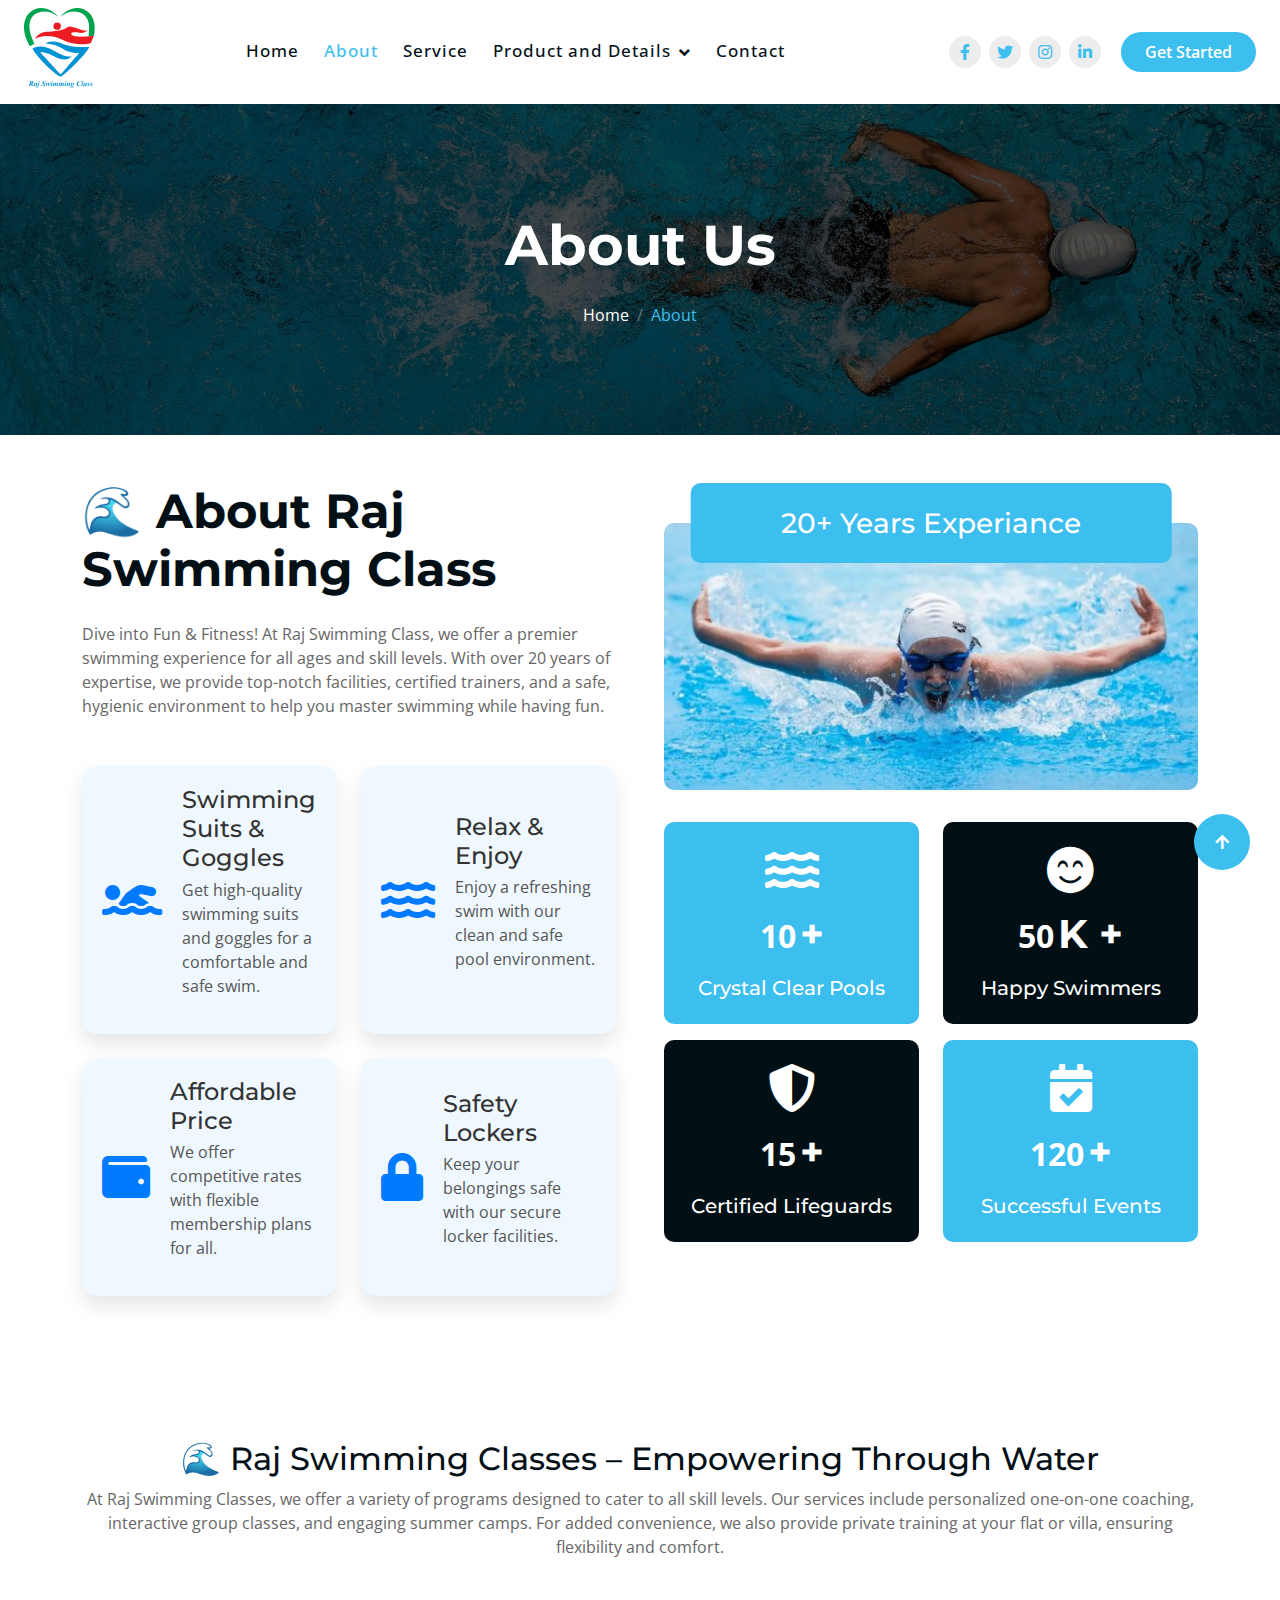
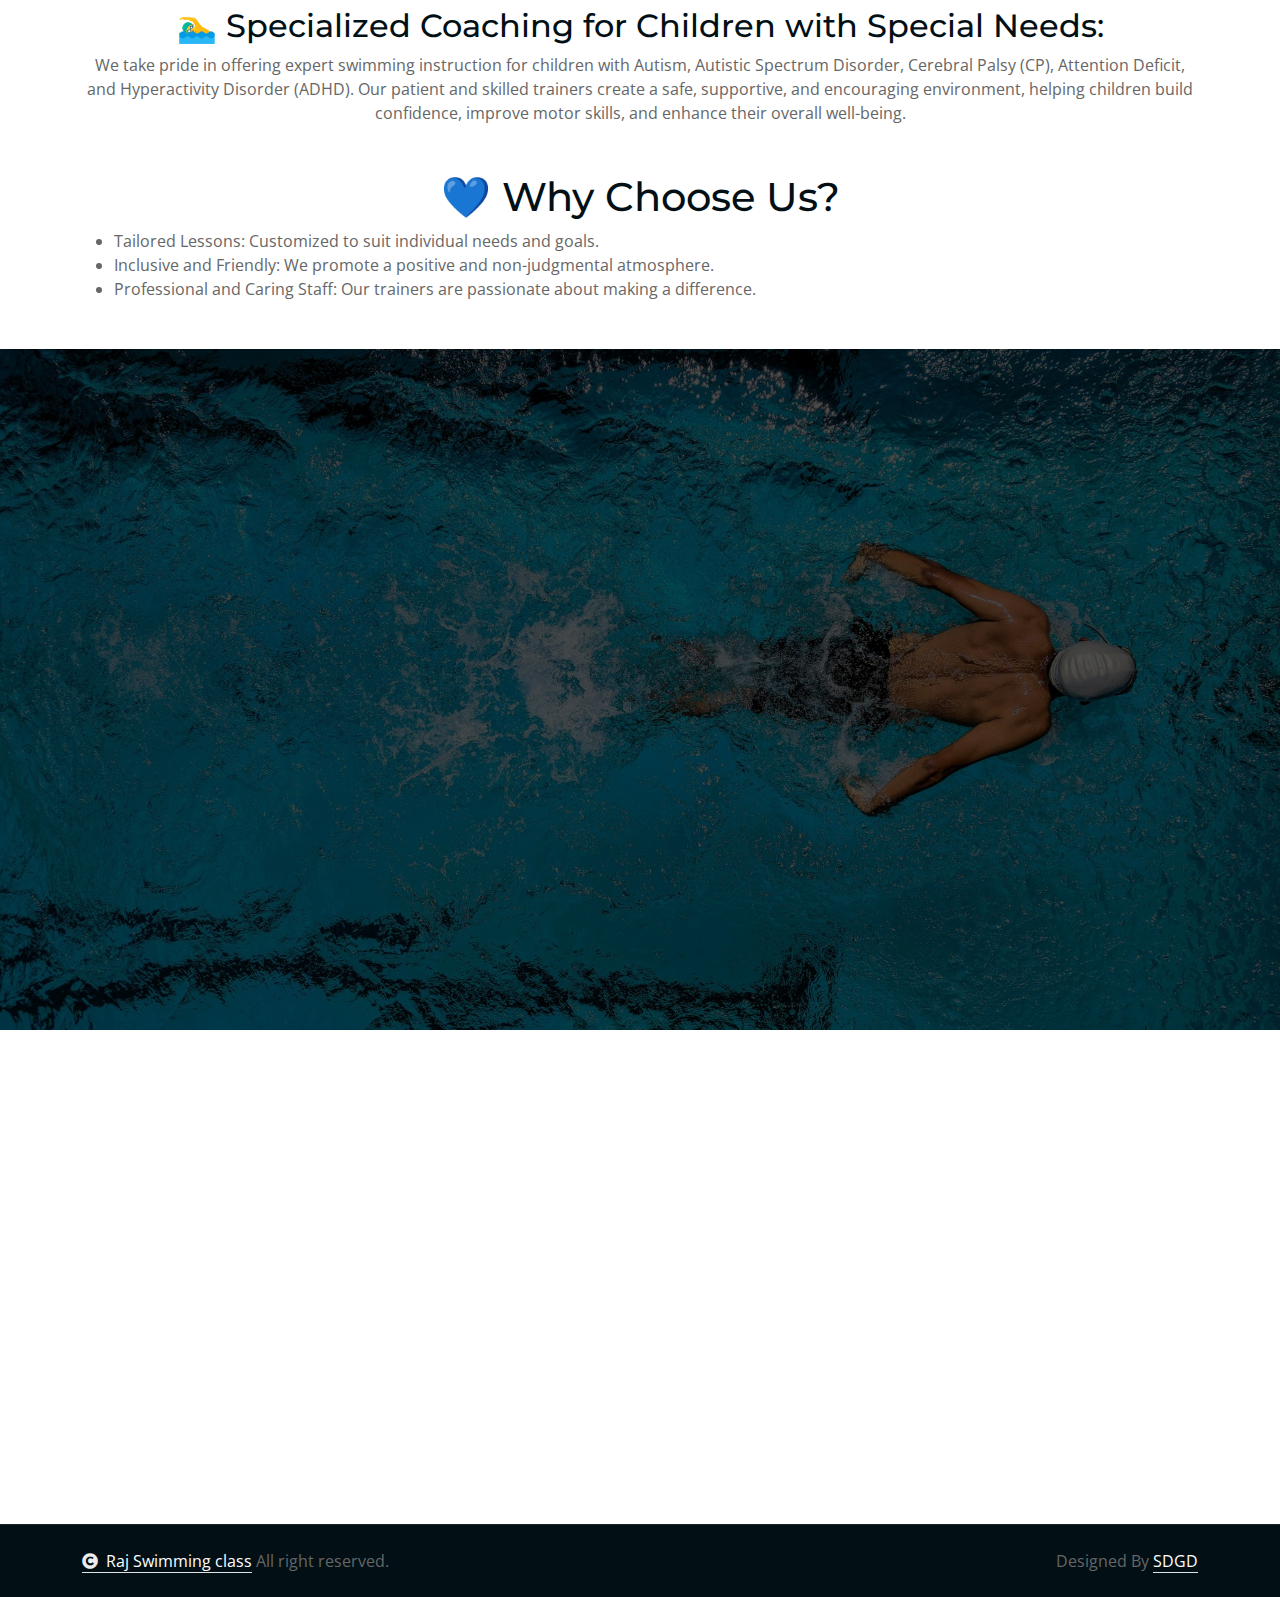
<file: about.html>
<!DOCTYPE html>
<html lang="en">

    <head>
        <meta charset="utf-8">
        <title>Raj Swimming class - Water Park </title>
        <meta content="width=device-width, initial-scale=1.0" name="viewport">
        <meta content="" name="keywords">
        <meta content="" name="description">

        <!-- Google Web Fonts -->
        <link rel="preconnect" href="https://fonts.googleapis.com">
        <link rel="preconnect" href="https://fonts.gstatic.com" crossorigin>
        <link href="https://fonts.googleapis.com/css2?family=Montserrat:ital,wght@0,100..900;1,100..900&family=Open+Sans:ital,wdth,wght@0,75..100,300..800;1,75..100,300..800&display=swap" rel="stylesheet"> 

        <!-- Icon Font Stylesheet -->
        <link rel="stylesheet" href="https://use.fontawesome.com/releases/v5.15.4/css/all.css"/>
        <link href="https://cdn.jsdelivr.net/npm/bootstrap-icons@1.4.1/font/bootstrap-icons.css" rel="stylesheet">

        <!-- Libraries Stylesheet -->
        <link href="lib/animate/animate.min.css" rel="stylesheet">
        <link href="lib/lightbox/css/lightbox.min.css" rel="stylesheet">
        <link href="lib/owlcarousel/assets/owl.carousel.min.css" rel="stylesheet">


        <!-- Customized Bootstrap Stylesheet -->
        <link href="css/bootstrap.min.css" rel="stylesheet">

        <!-- Template Stylesheet -->
        <link href="css/style.css" rel="stylesheet">
    </head>

    <body>

        <!-- Spinner Start -->
        <div id="spinner" class="show bg-white position-fixed translate-middle w-100 vh-100 top-50 start-50 d-flex align-items-center justify-content-center">
            <div class="spinner-border text-primary" style="width: 3rem; height: 3rem;" role="status">
                <span class="sr-only">Loading...</span>
            </div>
        </div>
        <!-- Spinner End -->

        <!-- Navbar & Hero Start -->
        <div class="container-fluid nav-bar sticky-top px-4 py-2 py-lg-0">
            <nav class="navbar navbar-expand-lg navbar-light">
                <a href="" class="navbar-brand p-0">
                    <h1 class="display-6 text-dark"><img src="img/raj_swimmimg_classes.svg" alt="Logo"></h1>
                </a>
                <button class="navbar-toggler" type="button" data-bs-toggle="collapse" data-bs-target="#navbarCollapse">
                    <span class="fa fa-bars"></span>
                </button>
                <div class="collapse navbar-collapse" id="navbarCollapse">
                    <div class="navbar-nav mx-auto py-0">
                        <a href="index.html" class="nav-item nav-link ">Home</a>
                        <a href="about.html" class="nav-item nav-link active">About</a>
                        <a href="service.html" class="nav-item nav-link">Service</a>
                        <div class="nav-item dropdown">
                            <a href="#" class="nav-link dropdown-toggle" data-bs-toggle="dropdown">Product and Details</a>
                            <div class="dropdown-menu m-0">
                                <a href="Products.html" class="dropdown-item">Products</a>
                                <a href="gallery.html" class="dropdown-item">Our Gallery</a>
                            </div>
                        </div>
                        <a href="contact.html" class="nav-item nav-link">Contact</a>
                    </div>
                    <div class="team-icon d-none d-xl-flex justify-content-center me-3">
                        <a class="btn btn-square btn-light rounded-circle mx-1" href=""><i class="fab fa-facebook-f"></i></a>
                        <a class="btn btn-square btn-light rounded-circle mx-1" href=""><i class="fab fa-twitter"></i></a>
                        <a class="btn btn-square btn-light rounded-circle mx-1" href=""><i class="fab fa-instagram"></i></a>
                        <a class="btn btn-square btn-light rounded-circle mx-1" href=""><i class="fab fa-linkedin-in"></i></a>
                    </div>
                    <a href="#" class="btn btn-primary rounded-pill py-2 px-4 flex-shrink-0">Get Started</a>
                </div>
            </nav>
        </div>
        <!-- Navbar & Hero End -->

        <!-- Header Start -->
        <div class="container-fluid bg-breadcrumb">
            <div class="container text-center py-5" style="max-width: 900px;">
                <h4 class="text-white display-4 mb-4 wow fadeInDown" data-wow-delay="0.1s">About Us</h4>
                <ol class="breadcrumb d-flex justify-content-center mb-0 wow fadeInDown" data-wow-delay="0.3s">
                    <li class="breadcrumb-item"><a href="index.html">Home</a></li>
                    <li class="breadcrumb-item active text-primary">About</li>
                </ol>    
            </div>
        </div>
        <!-- Header End -->

        <!-- About Start -->
        <div class="container-fluid about pb-5 mt-5">
            <div class="container pb-5">
                <div class="row g-5">
                    <div class="col-xl-6 wow fadeInUp" data-wow-delay="0.2s">
                        <div>
                            <!-- <h4 class="text-primary"></h4> -->
                            <h1 class="display-5 mb-4">🌊 About Raj Swimming Class</h1>
                            <p class="mb-5">Dive into Fun & Fitness! At Raj Swimming Class, we offer a premier swimming experience for all ages and skill levels. With over 20 years of expertise, we provide top-notch facilities, certified trainers, and a safe, hygienic environment to help you master swimming while having fun.
                            </p>
                            <div class="row g-4">
                                <!-- Swimming Suit & Goggles -->
                                <div class="col-md-6 animated">
                                    <div class="icon-box h-100">
                                        <i class="fas fa-swimmer bounce-icon"></i>
                                        <div>
                                            <h4>Swimming Suits & Goggles</h4>
                                            <p>Get high-quality swimming suits and goggles for a comfortable and safe swim.</p>
                                        </div>
                                    </div>
                                </div>
                            
                                <!-- Many Attractions -->
                                <div class="col-md-6 animated">
                                    <div class="icon-box h-100">
                                        <i class="fas fa-water bounce-icon"></i>
                                        <div>
                                            <h4>Relax & Enjoy</h4>
                                            <p>Enjoy a refreshing swim with our clean and safe pool environment.</p>
                                        </div>
                                    </div>
                                </div>
                            
                                <!-- Affordable Price -->
                                <div class="col-md-6 animated">
                                    <div class="icon-box h-100">
                                        <i class="fas fa-wallet bounce-icon"></i>
                                        <div>
                                            <h4>Affordable Price</h4>
                                            <p>We offer competitive rates with flexible membership plans for all.</p>
                                        </div>
                                    </div>
                                </div>
                            
                                <!-- Safety Lockers -->
                                <div class="col-md-6 animated">
                                    <div class="icon-box h-100">
                                        <i class="fas fa-lock bounce-icon"></i>
                                        <div>
                                            <h4>Safety Lockers</h4>
                                            <p>Keep your belongings safe with our secure locker facilities.</p>
                                        </div>
                                    </div>
                                </div>
                            </div>
                        </div>
                    </div>
                    <div class="col-xl-6 wow fadeInUp" data-wow-delay="0.4s">
                        <div class="position-relative rounded">
                            <div class="rounded" style="margin-top: 40px;">
                                <div class="row g-0">
                                    <div class="col-lg-12">
                                        <div class="rounded mb-4">
                                            <img src="img/Untitled design (4).jpg" class="img-fluid rounded w-100" alt="">
                                        </div>
                                        <div class="row gx-4 gy-0">
                                            <!-- Crystal Clear Pools -->
                                            <div class="col-6 my-2">
                                                <div class="counter-item bg-primary rounded text-center p-4 h-100">
                                                    <div class="counter-item-icon mx-auto mb-3">
                                                        <i class="fas fa-water fa-3x text-white"></i>
                                                    </div>
                                                    <div class="counter-counting mb-3">
                                                        <span class="text-white fs-2 fw-bold" data-toggle="counter-up">10</span>
                                                        <span class="h1 fw-bold text-white">+</span>
                                                    </div>
                                                    <h5 class="text-white mb-0">Crystal Clear Pools</h5>
                                                </div>
                                            </div>
                                        
                                            <!-- Happy Swimmers -->
                                            <div class="col-6 my-2">
                                                <div class="counter-item bg-dark rounded text-center p-4 h-100">
                                                    <div class="counter-item-icon mx-auto mb-3">
                                                        <i class="fas fa-smile-beam fa-3x text-white"></i>
                                                    </div>
                                                    <div class="counter-counting mb-3">
                                                        <span class="text-white fs-2 fw-bold" data-toggle="counter-up">50</span>
                                                        <span class="h1 fw-bold text-white">K +</span>
                                                    </div>
                                                    <h5 class="text-white mb-0">Happy Swimmers</h5>
                                                </div>
                                            </div>
                                        
                                            <!-- Certified Lifeguards -->
                                            <div class="col-6 my-2">
                                                <div class="counter-item bg-dark rounded text-center p-4 h-100">
                                                    <div class="counter-item-icon mx-auto mb-3">
                                                        <i class="fas fa-shield-alt fa-3x text-white"></i>
                                                    </div>
                                                    <div class="counter-counting mb-3">
                                                        <span class="text-white fs-2 fw-bold" data-toggle="counter-up">15</span>
                                                        <span class="h1 fw-bold text-white">+</span>
                                                    </div>
                                                    <h5 class="text-white mb-0">Certified Lifeguards</h5>
                                                </div>
                                            </div>
                                        
                                            <!-- Successful Events -->
                                            <div class="col-6 my-2">
                                                <div class="counter-item bg-primary rounded text-center p-4 h-100">
                                                    <div class="counter-item-icon mx-auto mb-3">
                                                        <i class="fas fa-calendar-check fa-3x text-white"></i>
                                                    </div>
                                                    <div class="counter-counting mb-3">
                                                        <span class="text-white fs-2 fw-bold" data-toggle="counter-up">120</span>
                                                        <span class="h1 fw-bold text-white">+</span>
                                                    </div>
                                                    <h5 class="text-white mb-0">Successful Events</h5>
                                                </div>
                                            </div>
                                        </div>
                                    </div>
                                </div>
                            </div>
                            <div class="rounded bg-primary p-4 position-absolute d-flex justify-content-center" style="width: 90%; height: 80px; top: -40px; left: 50%; transform: translateX(-50%);">
                                <h3 class="mb-0 text-white">20+ Years Experiance</h3>
                            </div>
                        </div>
                    </div>
                </div>
            </div>
        </div>
        <!-- About End -->

        <section class="my-5 container">
            <h2 class="text-center">🌊 Raj Swimming Classes – Empowering Through Water</h2>
            <p class="text-center">At Raj Swimming Classes, we offer a variety of programs designed to cater to all skill levels. Our services include personalized one-on-one coaching, interactive group classes, and engaging summer camps. For added convenience, we also provide private training at your flat or villa, ensuring flexibility and comfort.</p>
            <h2 class="text-center mt-5">🏊‍♂️ Specialized Coaching for Children with Special Needs:</h2>
            <p class="text-center">We take pride in offering expert swimming instruction for children with Autism, Autistic Spectrum Disorder, Cerebral Palsy (CP), Attention Deficit, and Hyperactivity Disorder (ADHD). Our patient and skilled trainers create a safe, supportive, and encouraging environment, helping children build confidence, improve motor skills, and enhance their overall well-being.</p>
            <h1 class="mt-5 text-center">💙 Why Choose Us?</h1>
            <ul>
                <li>Tailored Lessons: Customized to suit individual needs and goals.</li>
                <li>Inclusive and Friendly: We promote a positive and non-judgmental atmosphere.</li>
                <li>Professional and Caring Staff: Our trainers are passionate about making a difference.</li>
            </ul>
        </section>

         <!-- Testimonial Start -->
         <div class="container-fluid testimonial py-5" >
            <div class="container py-5">
                <div class="text-center mx-auto pb-5 wow fadeInUp" data-wow-delay="0.2s" style="max-width: 800px;">
                    <h4 class="text-primary">Testimonials</h4>
                    <h1 class="display-5 text-white mb-4">What Our Clients Say</h1>
                    <p class="text-white mb-0">Hear from our happy swimmers who have experienced the best training and fun-filled swimming sessions at Raj Swimming Classes.</p>
                </div>
                
                <div class="owl-carousel testimonial-carousel wow fadeInUp" data-wow-delay="0.2s">
                    
                    <div class="testimonial-item p-4">
                        <p class="text-white fs-4 mb-4">"I enrolled my kids in Raj Swimming Classes, and they absolutely loved it! The trainers are professional, and the facilities are excellent. Highly recommended!"</p>
                        <div class="testimonial-inner d-flex align-items-center">
                            <div class="testimonial-img">
                                <img src="./img/reviews/2.png" class="img-fluid rounded-circle" alt="Client Image" style="width: 80px; height: 80px;">
                                <div class="testimonial-quote btn-lg-square rounded-circle"><i class="fa fa-quote-right fa-2x"></i></div>
                            </div>
                            <div class="ms-4">
                                <h4>Priya</h4>
                                <div class="d-flex text-warning">
                                    <i class="fas fa-star"></i>
                                    <i class="fas fa-star"></i>
                                    <i class="fas fa-star"></i>
                                    <i class="fas fa-star"></i>
                                    <i class="fas fa-star"></i>
                                </div>
                            </div>
                        </div>
                    </div>
        
                    <div class="testimonial-item p-4">
                        <p class="text-white fs-4 mb-4">"The instructors at Raj Swimming Classes are friendly and skilled. I improved my swimming techniques significantly within a few weeks. Great experience!"</p>
                        <div class="testimonial-inner d-flex align-items-center">
                            <div class="testimonial-img">
                                <img src="./img/reviews/1.png" class="img-fluid rounded-circle" alt="Client Image" style="width: 80px; height: 80px;">
                                <div class="testimonial-quote btn-lg-square rounded-circle"><i class="fa fa-quote-right fa-2x"></i></div>
                            </div>
                            <div class="ms-4">
                                <h4>Rahul</h4>
                                <div class="d-flex text-warning">
                                    <i class="fas fa-star"></i>
                                    <i class="fas fa-star"></i>
                                    <i class="fas fa-star"></i>
                                    <i class="fas fa-star"></i>
                                    <i class="fas fa-star-half-alt"></i>
                                </div>
                            </div>
                        </div>
                    </div>
        
                    <div class="testimonial-item p-4">
                        <p class="text-white fs-4 mb-4">"Raj Swimming Classes helped me overcome my fear of water. The trainers were patient and encouraging. Now, I swim confidently!"</p>
                        <div class="testimonial-inner d-flex align-items-center">
                            <div class="testimonial-img">
                                <img src="./img/reviews/3.png" class="img-fluid rounded-circle" alt="Client Image" style="width: 80px; height: 80px;">
                                <div class="testimonial-quote btn-lg-square rounded-circle"><i class="fa fa-quote-right fa-2x"></i></div>
                            </div>
                            <div class="ms-4">
                                <h4>Meera</h4>
                                <div class="d-flex text-warning">
                                    <i class="fas fa-star"></i>
                                    <i class="fas fa-star"></i>
                                    <i class="fas fa-star"></i>
                                    <i class="fas fa-star"></i>
                                    <i class="fas fa-star"></i>
                                </div>
                            </div>
                        </div>
                    </div>
        
                </div>
            </div>
        </div>
        <!-- Testimonial End -->




        <!-- Footer Start -->
        <div class="container-fluid footer py-5 wow fadeIn" data-wow-delay="0.2s">
            <div class="container py-5">
                <div class="row g-5">
                    <div class="col-md-6 col-lg-6 col-xl-4">
                        <div class="footer-item">
                            <a href="index.html" class="p-0">
                                
                              <img src="img/raj_swimmimg_classes.svg" height="100px"  alt="Logo">
                            </a>
                            <p class="mb-2">💙 Join us and make waves with confidence!</p>
                            <div class="d-flex align-items-center">
                                <i class="fas fa-map-marker-alt text-primary me-3"></i>
                                <p class="text-white mb-0">5/72, East Coast Rd, inside blue lagoon, Raja Nagar, Neelankarai, Chennai, Tamil Nadu 600115</p>
                            </div>
                            <div class="d-flex align-items-center">
                                <i class="fa fa-phone-alt text-primary me-3"></i>
                                <p class="text-white mb-0">+91 93453 44416</p>
                            </div>
                        </div>
                    </div>
                    <div class="col-md-6 col-lg-6 col-xl-2">
                        <div class="footer-item">
                            <h4 class="text-white mb-4">Quick Links</h4>
                            <a href="index.html"><i class="fas fa-angle-right me-2"></i> Home</a>
                            <a href="about.html"><i class="fas fa-angle-right me-2"></i> About Us</a>
                            <a href="Products.html"><i class="fas fa-angle-right me-2"></i> Products</a>
                            <a href="gallery.html"><i class="fas fa-angle-right me-2"></i> Gallery</a>
                            <a href="service.html"><i class="fas fa-angle-right me-2"></i> Service</a>
                            <a href="contact.html"><i class="fas fa-angle-right me-2"></i> Contact us</a>
                        </div>
                    </div>
                    <div class="col-md-6 col-lg-6 col-xl-2">
                        <div class="footer-item">
                            <h4 class="text-white mb-4">Locate Us</h4>
                            <iframe src="https://www.google.com/maps/embed?pb=!1m18!1m12!1m3!1d3908.7308738514503!2d80.255375!3d12.941211699999998!2m3!1f0!2f0!3f0!3m2!1i1024!2i768!4f13.1!3m3!1m2!1s0x3a525c973bb48c8d%3A0xd0765edae02140cd!2sRaj%20Swimming%20classes%2FAqua%20therapy%20for%20autism%2C%20autistic%2C%20ADHT%2FHyperactive%20and%20CP%20child!5e1!3m2!1sen!2sin!4v1743179412727!5m2!1sen!2sin" width="100%" height="250" style="border:0;" allowfullscreen="" loading="lazy" referrerpolicy="no-referrer-when-downgrade"></iframe>
                        </div>
                    </div>
                    <div class="col-md-6 col-lg-6 col-xl-4">
                        <div class="footer-item">
                            <h4 class="text-white mb-4">Opening Hours</h4>
                            <div class="opening-date mb-3 pb-3">
                                <div class="opening-clock flex-shrink-0">
                                    <h6 class="text-white mb-0 me-auto">Monday - Sunday:</h6>
                                    <p class="mb-0"><i class="fas fa-clock text-primary me-2"></i> 6:00 AM - 6:30 PM</p>
                                </div>
                            </div>
                            <div>
                                <p class="text-white mb-2">Payment Accepted</p>
                                <img src="img/payment.png" class="img-fluid" alt="Image">
                            </div>
                        </div>
                    </div>
                </div>
            </div>
        </div>
        <!-- Footer End -->
        
        <!-- Copyright Start -->
        <div class="container-fluid copyright py-4">
            <div class="container">
                <div class="row g-4 align-items-center">
                    <div class="col-md-6 text-center text-md-start mb-md-0">
                        <span class="text-body"><a href="https://rajswimming.com/" class="border-bottom text-white"><i class="fas fa-copyright text-light me-2"></i>Raj Swimming class</a> All right reserved.</span>
                    </div>
                    <div class="col-md-6 text-center text-md-end text-body">
                        
                        Designed By <a class="border-bottom text-white" href="https://softwaredevelopmentandgraphicdesign.tech/">SDGD</a>
                    </div>
                </div>
            </div>
        </div>
        <!-- Copyright End -->


        <!-- Back to Top -->
        <a href="#" class="btn btn-primary btn-lg-square rounded-circle back-to-top"><i class="fa fa-arrow-up"></i></a>   

        
    <!-- JavaScript Libraries -->
    <script src="https://ajax.googleapis.com/ajax/libs/jquery/3.6.4/jquery.min.js"></script>
    <script src="https://cdn.jsdelivr.net/npm/bootstrap@5.0.0/dist/js/bootstrap.bundle.min.js"></script>
    <script src="lib/wow/wow.min.js"></script>
    <script src="lib/easing/easing.min.js"></script>
    <script src="lib/waypoints/waypoints.min.js"></script>
    <script src="lib/counterup/counterup.min.js"></script>
    <script src="lib/lightbox/js/lightbox.min.js"></script>
    <script src="lib/owlcarousel/owl.carousel.min.js"></script>
    

    <!-- Template Javascript -->
    <script src="js/main.js"></script>
    </body>

</html>
</file>
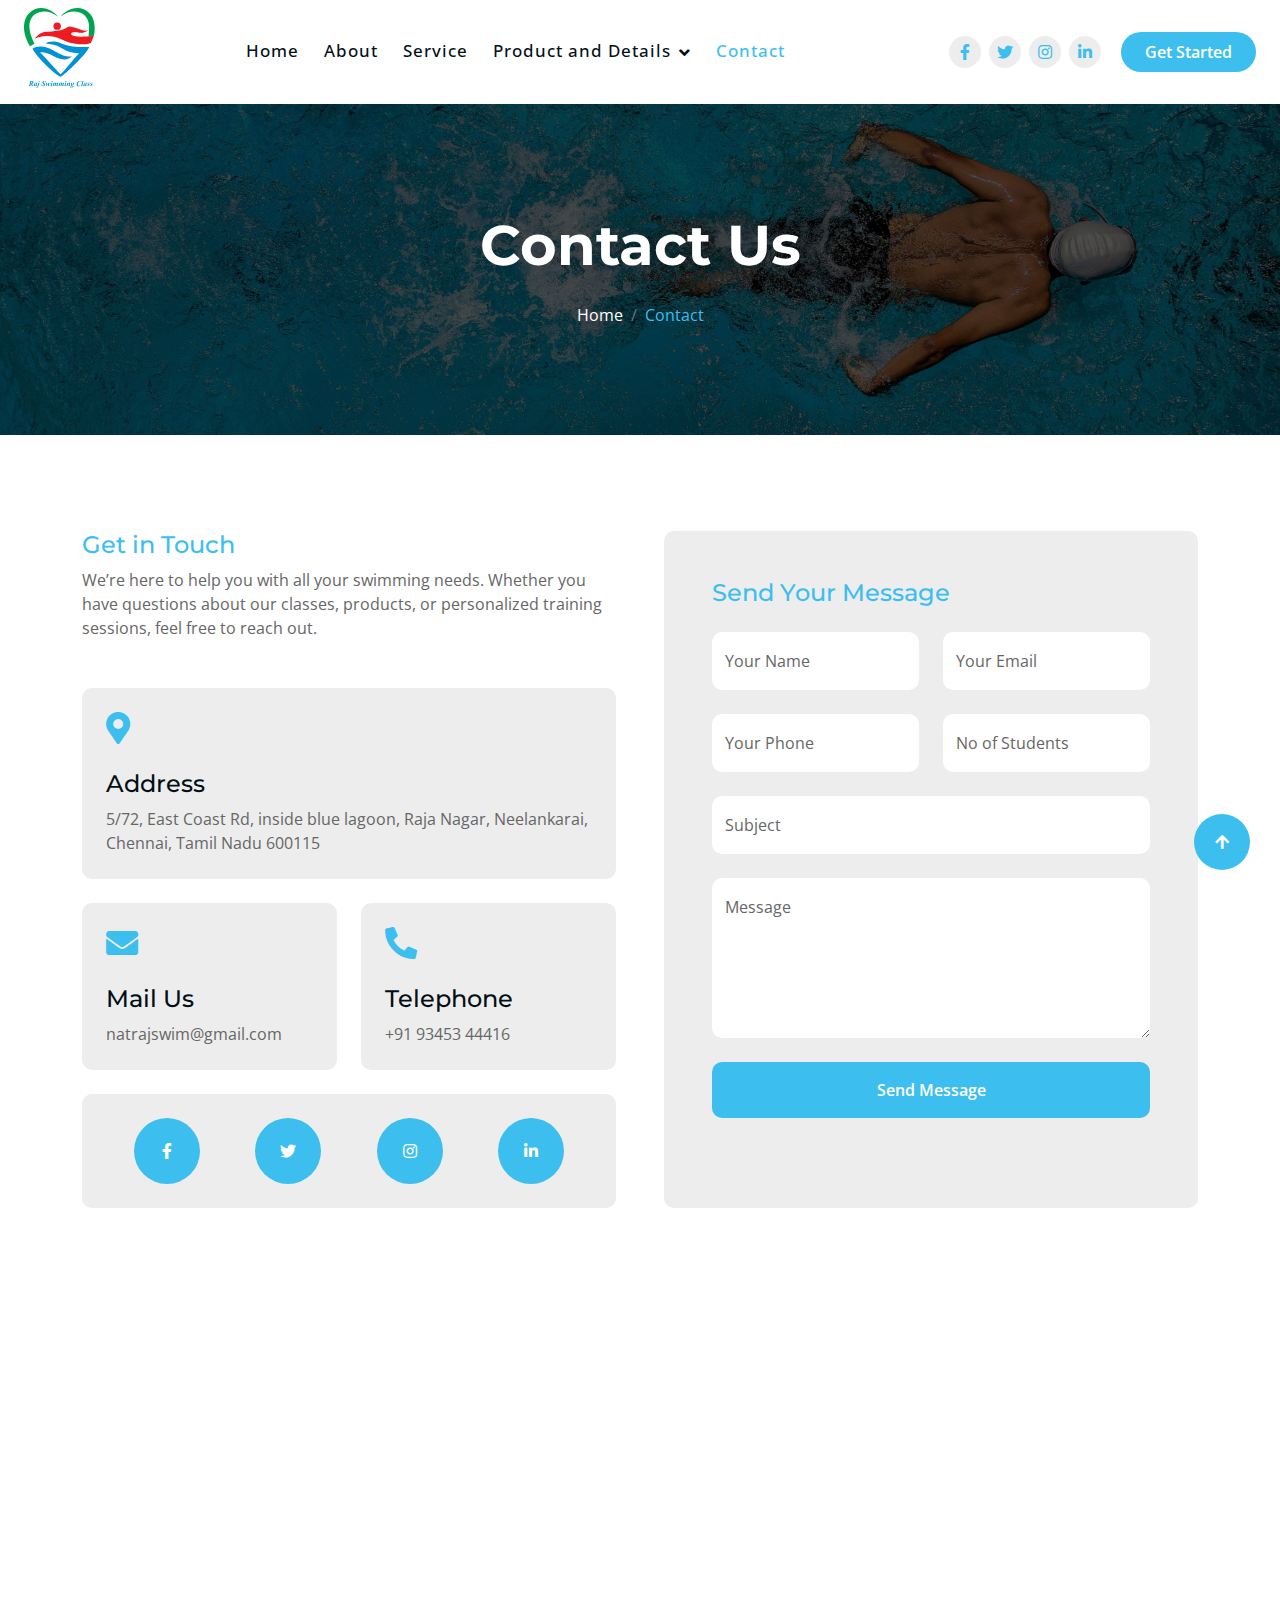
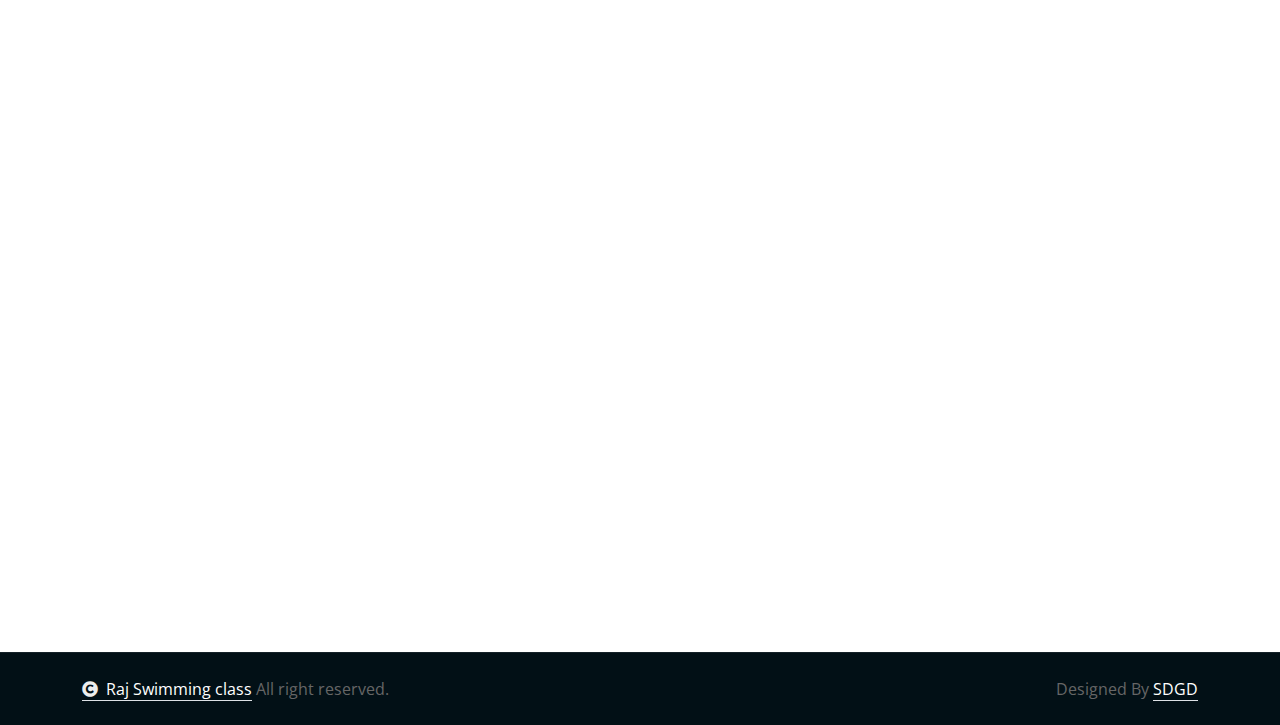
<file: contact.html>
<!DOCTYPE html>
<html lang="en">

    <head>
        <meta charset="utf-8">
        <title>Raj Swimming class - Water Park </title>
        <meta content="width=device-width, initial-scale=1.0" name="viewport">
        <meta content="" name="keywords">
        <meta content="" name="description">

        <!-- Google Web Fonts -->
        <link rel="preconnect" href="https://fonts.googleapis.com">
        <link rel="preconnect" href="https://fonts.gstatic.com" crossorigin>
        <link href="https://fonts.googleapis.com/css2?family=Montserrat:ital,wght@0,100..900;1,100..900&family=Open+Sans:ital,wdth,wght@0,75..100,300..800;1,75..100,300..800&display=swap" rel="stylesheet"> 

        <!-- Icon Font Stylesheet -->
        <link rel="stylesheet" href="https://use.fontawesome.com/releases/v5.15.4/css/all.css"/>
        <link href="https://cdn.jsdelivr.net/npm/bootstrap-icons@1.4.1/font/bootstrap-icons.css" rel="stylesheet">

        <!-- Libraries Stylesheet -->
        <link href="lib/animate/animate.min.css" rel="stylesheet">
        <link href="lib/lightbox/css/lightbox.min.css" rel="stylesheet">
        <link href="lib/owlcarousel/assets/owl.carousel.min.css" rel="stylesheet">


        <!-- Customized Bootstrap Stylesheet -->
        <link href="css/bootstrap.min.css" rel="stylesheet">

        <!-- Template Stylesheet -->
        <link href="css/style.css" rel="stylesheet">
    </head>

    <body>

        <!-- Spinner Start -->
        <div id="spinner" class="show bg-white position-fixed translate-middle w-100 vh-100 top-50 start-50 d-flex align-items-center justify-content-center">
            <div class="spinner-border text-primary" style="width: 3rem; height: 3rem;" role="status">
                <span class="sr-only">Loading...</span>
            </div>
        </div>
        <!-- Spinner End -->

        <!-- Navbar & Hero Start -->
        <div class="container-fluid nav-bar sticky-top px-4 py-2 py-lg-0">
            <nav class="navbar navbar-expand-lg navbar-light">
                <a href="" class="navbar-brand p-0">
                    <h1 class="display-6 text-dark"><img src="img/raj_swimmimg_classes.svg" alt="Logo"></h1>
                </a>
                <button class="navbar-toggler" type="button" data-bs-toggle="collapse" data-bs-target="#navbarCollapse">
                    <span class="fa fa-bars"></span>
                </button>
                <div class="collapse navbar-collapse" id="navbarCollapse">
                    <div class="navbar-nav mx-auto py-0">
                        <a href="index.html" class="nav-item nav-link ">Home</a>
                        <a href="about.html" class="nav-item nav-link">About</a>
                        <a href="service.html" class="nav-item nav-link">Service</a>
                        <div class="nav-item dropdown">
                            <a href="#" class="nav-link dropdown-toggle" data-bs-toggle="dropdown">Product and Details</a>
                            <div class="dropdown-menu m-0">
                                <a href="Products.html" class="dropdown-item ">Products</a>
                                <a href="gallery.html" class="dropdown-item ">Our Gallery</a>
                            </div>
                        </div>
                        <a href="contact.html" class="nav-item nav-link active">Contact</a>
                    </div>
                    <div class="team-icon d-none d-xl-flex justify-content-center me-3">
                        <a class="btn btn-square btn-light rounded-circle mx-1" href=""><i class="fab fa-facebook-f"></i></a>
                        <a class="btn btn-square btn-light rounded-circle mx-1" href=""><i class="fab fa-twitter"></i></a>
                        <a class="btn btn-square btn-light rounded-circle mx-1" href=""><i class="fab fa-instagram"></i></a>
                        <a class="btn btn-square btn-light rounded-circle mx-1" href=""><i class="fab fa-linkedin-in"></i></a>
                    </div>
                    <a href="#" class="btn btn-primary rounded-pill py-2 px-4 flex-shrink-0">Get Started</a>
                </div>
            </nav>
        </div>
        <!-- Navbar & Hero End -->

        <!-- Header Start -->
        <div class="container-fluid bg-breadcrumb">
            <div class="container text-center py-5" style="max-width: 900px;">
                <h4 class="text-white display-4 mb-4 wow fadeInDown" data-wow-delay="0.1s">Contact Us</h4>
                <ol class="breadcrumb d-flex justify-content-center mb-0 wow fadeInDown" data-wow-delay="0.3s">
                    <li class="breadcrumb-item"><a href="index.html">Home</a></li>
                    <li class="breadcrumb-item active text-primary">Contact</li>
                </ol>    
            </div>
        </div>
        <!-- Header End -->

        <!-- Contact Start -->
        <div class="container-fluid contact py-5">
            <div class="container py-5">
                <div class="row g-5"> 
                    <div class="col-12 col-xl-6 wow fadeInUp" data-wow-delay="0.2s">
                        <div>
                            <div class="pb-5">
                                <h4 class="text-primary">Get in Touch</h4>
                                <p class="mb-0">We’re here to help you with all your swimming needs. Whether you have questions about our classes, products, or personalized training sessions, feel free to reach out.</p>
                            </div>
                            <div class="row g-4">
                                <div class="col-lg-12">
                                    <div class="contact-add-item rounded bg-light p-4">
                                        <div class="contact-icon text-primary mb-4">
                                            <i class="fas fa-map-marker-alt fa-2x"></i>
                                        </div>
                                        <div>
                                            <h4>Address</h4>
                                            <p class="mb-0">5/72, East Coast Rd, inside blue lagoon, Raja Nagar, Neelankarai, Chennai, Tamil Nadu 600115</p>
                                        </div>
                                    </div>
                                </div>
                                <div class="col-lg-6">
                                    <div class="contact-add-item rounded bg-light p-4">
                                        <div class="contact-icon text-primary mb-4">
                                            <i class="fas fa-envelope fa-2x"></i>
                                        </div>
                                        <div>
                                            <h4>Mail Us</h4>
                                            <p class="mb-0">natrajswim@gmail.com</p>
                                        </div>
                                    </div>
                                </div>
                                <div class="col-lg-6">
                                    <div class="contact-add-item rounded bg-light p-4">
                                        <div class="contact-icon text-primary mb-4">
                                            <i class="fa fa-phone-alt fa-2x"></i>
                                        </div>
                                        <div>
                                            <h4>Telephone</h4>
                                            <p class="mb-0">+91 93453 44416</p>
                                        </div>
                                    </div>
                                </div>
                                <div class="col-12">
                                    <div class="d-flex justify-content-around bg-light rounded p-4">
                                        <a class="btn btn-xl-square btn-primary rounded-circle" href="#"><i class="fab fa-facebook-f"></i></a>
                                        <a class="btn btn-xl-square btn-primary rounded-circle" href="#"><i class="fab fa-twitter"></i></a>
                                        <a class="btn btn-xl-square btn-primary rounded-circle" href="#"><i class="fab fa-instagram"></i></a>
                                        <a class="btn btn-xl-square btn-primary rounded-circle" href="#"><i class="fab fa-linkedin-in"></i></a>
                                    </div>
                                </div>
                            </div>
                        </div>
                    </div>
                    <div class="col-xl-6 wow fadeInUp" data-wow-delay="0.4s">
                        <div class="bg-light p-5 rounded h-100">
                            <h4 class="text-primary mb-4">Send Your Message</h4>
                            <form>
                                <div class="row g-4">
                                    <div class="col-lg-12 col-xl-6">
                                        <div class="form-floating">
                                            <input type="text" class="form-control border-0" id="name" placeholder="Your Name">
                                            <label for="name">Your Name</label>
                                        </div>
                                    </div>
                                    <div class="col-lg-12 col-xl-6">
                                        <div class="form-floating">
                                            <input type="email" class="form-control border-0" id="email" placeholder="Your Email">
                                            <label for="email">Your Email</label>
                                        </div>
                                    </div>
                                    <div class="col-lg-12 col-xl-6">
                                        <div class="form-floating">
                                            <input type="phone" class="form-control border-0" id="phone" placeholder="Phone">
                                            <label for="phone">Your Phone</label>
                                        </div>
                                    </div>
                                    <div class="col-lg-12 col-xl-6">
                                        <div class="form-floating">
                                            <input type="text" class="form-control border-0" id="project" placeholder="No of Students">
                                            <label for="project">No of Students</label>
                                        </div>
                                    </div>
                                    <div class="col-12">
                                        <div class="form-floating">
                                            <input type="text" class="form-control border-0" id="subject" placeholder="Subject">
                                            <label for="subject">Subject</label>
                                        </div>
                                    </div>
                                    <div class="col-12">
                                        <div class="form-floating">
                                            <textarea class="form-control border-0" placeholder="Leave a message here" id="message" style="height: 160px"></textarea>
                                            <label for="message">Message</label>
                                        </div>

                                    </div>
                                    <div class="col-12">
                                        <button class="btn btn-primary w-100 py-3">Send Message</button>
                                    </div>
                                </div>
                            </form>
                        </div>
                    </div>
                    <div class="col-12 wow fadeInUp" data-wow-delay="0.2s">
                        <div class="rounded">
                            <iframe class="rounded w-100" 
                            style="height: 400px;" src="https://www.google.com/maps/embed?pb=!1m18!1m12!1m3!1d3908.7308738514503!2d80.255375!3d12.941211699999998!2m3!1f0!2f0!3f0!3m2!1i1024!2i768!4f13.1!3m3!1m2!1s0x3a525c973bb48c8d%3A0xd0765edae02140cd!2sRaj%20Swimming%20classes%2FAqua%20therapy%20for%20autism%2C%20autistic%2C%20ADHT%2FHyperactive%20and%20CP%20child!5e1!3m2!1sen!2sin!4v1743179412727!5m2!1sen!2sin" 
                            loading="lazy" referrerpolicy="no-referrer-when-downgrade"></iframe>
                        </div>
                    </div>
                </div>
            </div>
        </div>
        <!-- Contact End -->

       <!-- Footer Start -->
       <div class="container-fluid footer py-5 wow fadeIn" data-wow-delay="0.2s">
        <div class="container py-5">
            <div class="row g-5">
                <div class="col-md-6 col-lg-6 col-xl-4">
                    <div class="footer-item">
                        <a href="index.html" class="p-0">
                            
                          <img src="img/raj_swimmimg_classes.svg" height="100px"  alt="Logo">
                        </a>
                        <p class="mb-2">💙 Join us and make waves with confidence!</p>
                        <div class="d-flex align-items-center">
                            <i class="fas fa-map-marker-alt text-primary me-3"></i>
                            <p class="text-white mb-0">5/72, East Coast Rd, inside blue lagoon, Raja Nagar, Neelankarai, Chennai, Tamil Nadu 600115</p>
                        </div>
                        <div class="d-flex align-items-center">
                            <i class="fa fa-phone-alt text-primary me-3"></i>
                            <p class="text-white mb-0">+91 93453 44416</p>
                        </div>
                    </div>
                </div>
                <div class="col-md-6 col-lg-6 col-xl-2">
                    <div class="footer-item">
                        <h4 class="text-white mb-4">Quick Links</h4>
                        <a href="index.html"><i class="fas fa-angle-right me-2"></i> Home</a>
                        <a href="about.html"><i class="fas fa-angle-right me-2"></i> About Us</a>
                        <a href="Products.html"><i class="fas fa-angle-right me-2"></i> Products</a>
                        <a href="gallery.html"><i class="fas fa-angle-right me-2"></i> Gallery</a>
                        <a href="service.html"><i class="fas fa-angle-right me-2"></i> Service</a>
                        <a href="contact.html"><i class="fas fa-angle-right me-2"></i> Contact us</a>
                    </div>
                </div>
                <div class="col-md-6 col-lg-6 col-xl-2">
                    <div class="footer-item">
                        <h4 class="text-white mb-4">Locate Us</h4>
                        <iframe src="https://www.google.com/maps/embed?pb=!1m18!1m12!1m3!1d3908.7308738514503!2d80.255375!3d12.941211699999998!2m3!1f0!2f0!3f0!3m2!1i1024!2i768!4f13.1!3m3!1m2!1s0x3a525c973bb48c8d%3A0xd0765edae02140cd!2sRaj%20Swimming%20classes%2FAqua%20therapy%20for%20autism%2C%20autistic%2C%20ADHT%2FHyperactive%20and%20CP%20child!5e1!3m2!1sen!2sin!4v1743179412727!5m2!1sen!2sin" width="100%" height="250" style="border:0;" allowfullscreen="" loading="lazy" referrerpolicy="no-referrer-when-downgrade"></iframe>
                    </div>
                </div>
                <div class="col-md-6 col-lg-6 col-xl-4">
                    <div class="footer-item">
                        <h4 class="text-white mb-4">Opening Hours</h4>
                        <div class="opening-date mb-3 pb-3">
                            <div class="opening-clock flex-shrink-0">
                                <h6 class="text-white mb-0 me-auto">Monday - Sunday:</h6>
                                <p class="mb-0"><i class="fas fa-clock text-primary me-2"></i> 6:00 AM - 6:30 PM</p>
                            </div>
                        </div>
                        <div>
                            <p class="text-white mb-2">Payment Accepted</p>
                            <img src="img/payment.png" class="img-fluid" alt="Image">
                        </div>
                    </div>
                </div>
            </div>
        </div>
    </div>
    <!-- Footer End -->
    
    <!-- Copyright Start -->
    <div class="container-fluid copyright py-4">
        <div class="container">
            <div class="row g-4 align-items-center">
                <div class="col-md-6 text-center text-md-start mb-md-0">
                    <span class="text-body"><a href="https://rajswimming.com/" class="border-bottom text-white"><i class="fas fa-copyright text-light me-2"></i>Raj Swimming class</a> All right reserved.</span>
                </div>
                <div class="col-md-6 text-center text-md-end text-body">
                    
                    Designed By <a class="border-bottom text-white" href="https://softwaredevelopmentandgraphicdesign.tech/">SDGD</a>
                </div>
            </div>
        </div>
    </div>
    <!-- Copyright End -->


        <!-- Back to Top -->
        <a href="#" class="btn btn-primary btn-lg-square rounded-circle back-to-top"><i class="fa fa-arrow-up"></i></a>   

        
    <!-- JavaScript Libraries -->
    <script src="https://ajax.googleapis.com/ajax/libs/jquery/3.6.4/jquery.min.js"></script>
    <script src="https://cdn.jsdelivr.net/npm/bootstrap@5.0.0/dist/js/bootstrap.bundle.min.js"></script>
    <script src="lib/wow/wow.min.js"></script>
    <script src="lib/easing/easing.min.js"></script>
    <script src="lib/waypoints/waypoints.min.js"></script>
    <script src="lib/counterup/counterup.min.js"></script>
    <script src="lib/lightbox/js/lightbox.min.js"></script>
    <script src="lib/owlcarousel/owl.carousel.min.js"></script>
    

    <!-- Template Javascript -->
    <script src="js/main.js"></script>
    </body>

</html>
</file>
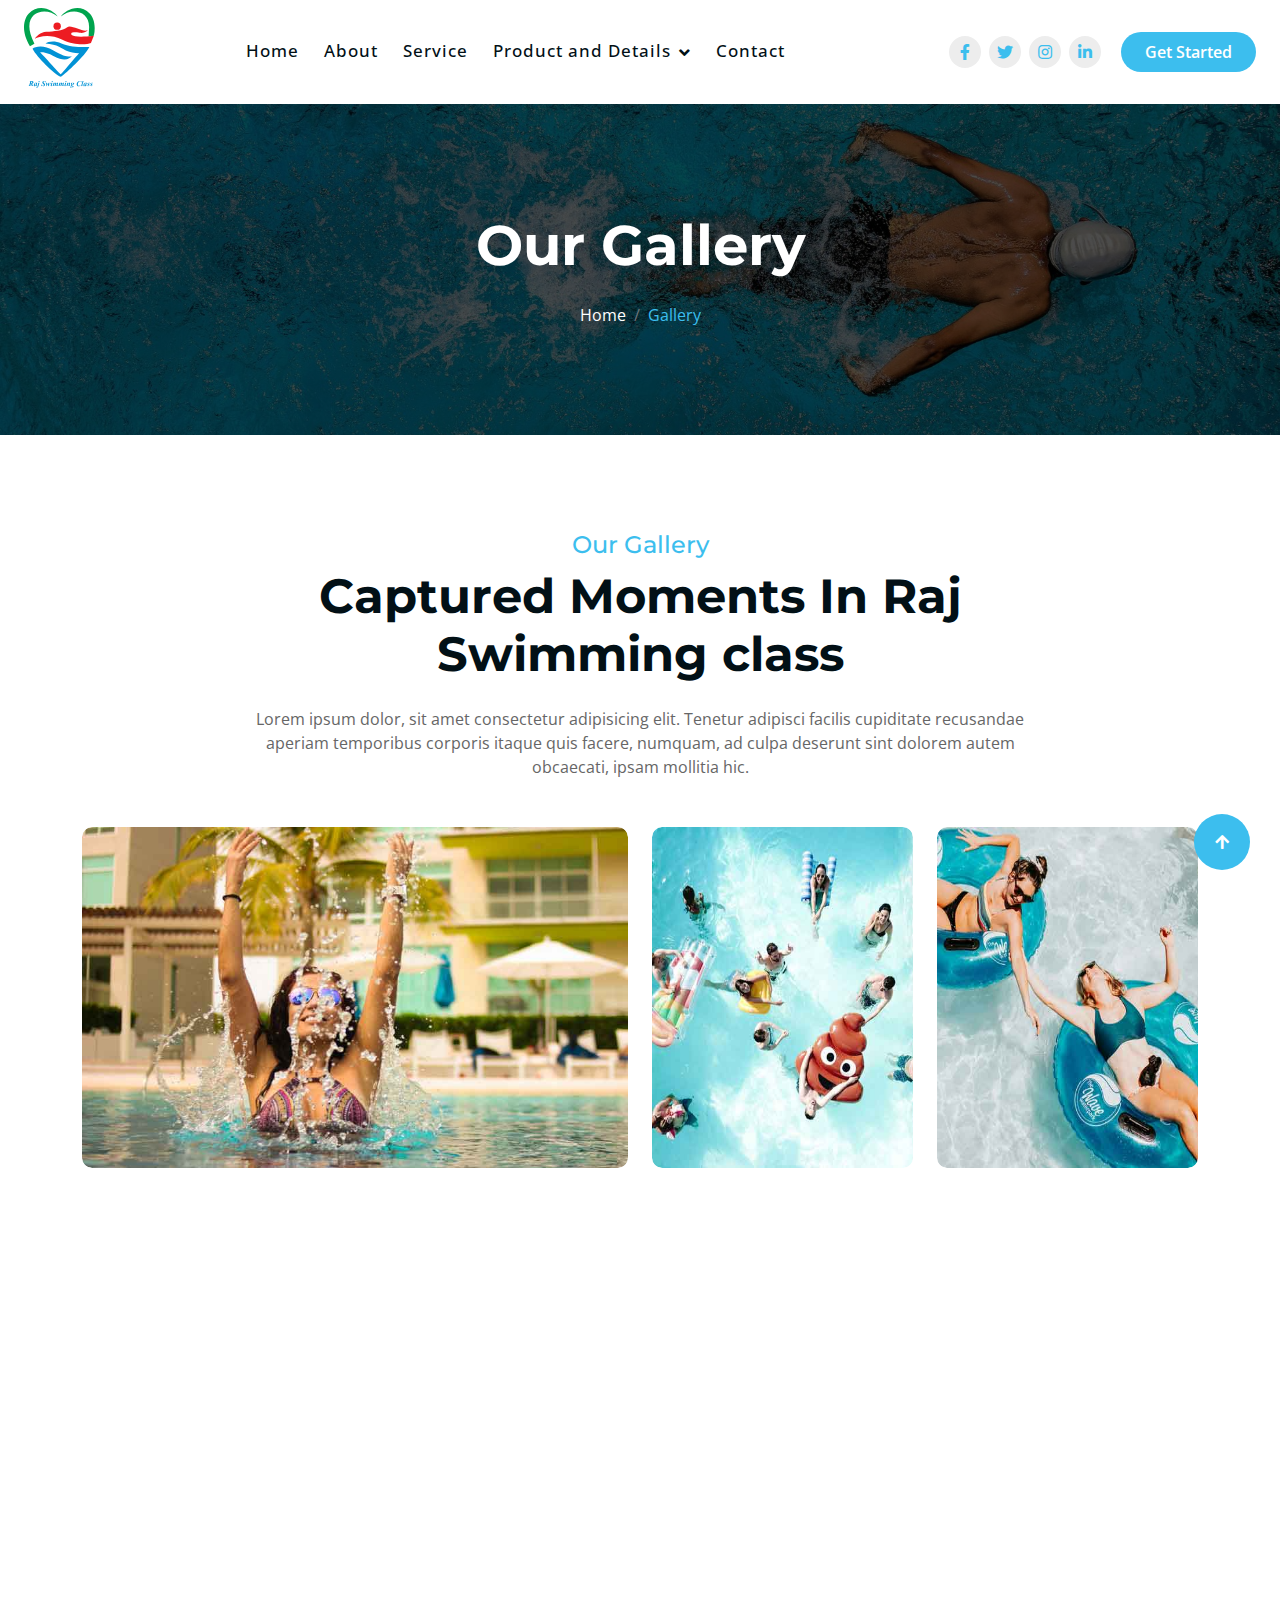
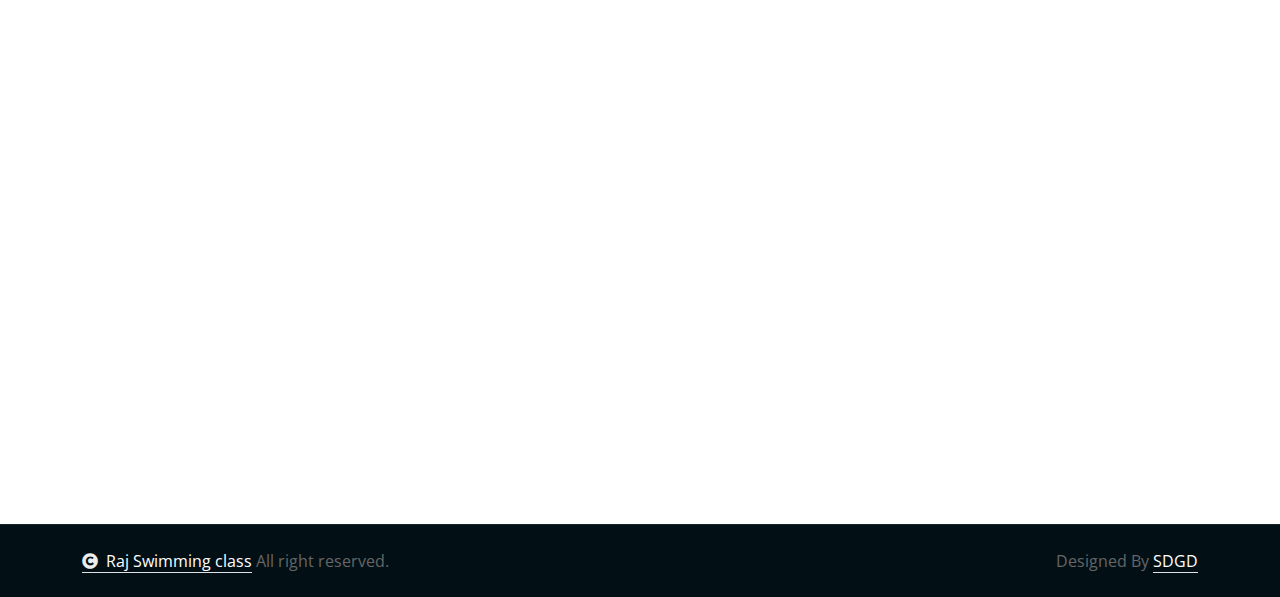
<file: gallery.html>
<!DOCTYPE html>
<html lang="en">

    <head>
        <meta charset="utf-8">
        <title>Raj Swimming class - Water Park </title>
        <meta content="width=device-width, initial-scale=1.0" name="viewport">
        <meta content="" name="keywords">
        <meta content="" name="description">

        <!-- Google Web Fonts -->
        <link rel="preconnect" href="https://fonts.googleapis.com">
        <link rel="preconnect" href="https://fonts.gstatic.com" crossorigin>
        <link href="https://fonts.googleapis.com/css2?family=Montserrat:ital,wght@0,100..900;1,100..900&family=Open+Sans:ital,wdth,wght@0,75..100,300..800;1,75..100,300..800&display=swap" rel="stylesheet"> 

        <!-- Icon Font Stylesheet -->
        <link rel="stylesheet" href="https://use.fontawesome.com/releases/v5.15.4/css/all.css"/>
        <link href="https://cdn.jsdelivr.net/npm/bootstrap-icons@1.4.1/font/bootstrap-icons.css" rel="stylesheet">

        <!-- Libraries Stylesheet -->
        <link href="lib/animate/animate.min.css" rel="stylesheet">
        <link href="lib/lightbox/css/lightbox.min.css" rel="stylesheet">
        <link href="lib/owlcarousel/assets/owl.carousel.min.css" rel="stylesheet">


        <!-- Customized Bootstrap Stylesheet -->
        <link href="css/bootstrap.min.css" rel="stylesheet">

        <!-- Template Stylesheet -->
        <link href="css/style.css" rel="stylesheet">
    </head>

    <body>

        <!-- Spinner Start -->
        <div id="spinner" class="show bg-white position-fixed translate-middle w-100 vh-100 top-50 start-50 d-flex align-items-center justify-content-center">
            <div class="spinner-border text-primary" style="width: 3rem; height: 3rem;" role="status">
                <span class="sr-only">Loading...</span>
            </div>
        </div>
        <!-- Spinner End -->

         <!-- Navbar & Hero Start -->
         <div class="container-fluid nav-bar sticky-top px-4 py-2 py-lg-0">
            <nav class="navbar navbar-expand-lg navbar-light">
                <a href="" class="navbar-brand p-0">
                    <h1 class="display-6 text-dark"><img src="img/raj_swimmimg_classes.svg" alt="Logo"></h1>
                </a>
                <button class="navbar-toggler" type="button" data-bs-toggle="collapse" data-bs-target="#navbarCollapse">
                    <span class="fa fa-bars"></span>
                </button>
                <div class="collapse navbar-collapse" id="navbarCollapse">
                    <div class="navbar-nav mx-auto py-0">
                        <a href="index.html" class="nav-item nav-link ">Home</a>
                        <a href="about.html" class="nav-item nav-link">About</a>
                        <a href="service.html" class="nav-item nav-link">Service</a>
                        <div class="nav-item dropdown">
                            <a href="#" class="nav-link dropdown-toggle" data-bs-toggle="dropdown">Product and Details</a>
                            <div class="dropdown-menu m-0">
                                <a href="Products.html" class="dropdown-item ">Products</a>
                                <a href="gallery.html" class="dropdown-item active">Our Gallery</a>
                            </div>
                        </div>
                        <a href="contact.html" class="nav-item nav-link">Contact</a>
                    </div>
                    <div class="team-icon d-none d-xl-flex justify-content-center me-3">
                        <a class="btn btn-square btn-light rounded-circle mx-1" href=""><i class="fab fa-facebook-f"></i></a>
                        <a class="btn btn-square btn-light rounded-circle mx-1" href=""><i class="fab fa-twitter"></i></a>
                        <a class="btn btn-square btn-light rounded-circle mx-1" href=""><i class="fab fa-instagram"></i></a>
                        <a class="btn btn-square btn-light rounded-circle mx-1" href=""><i class="fab fa-linkedin-in"></i></a>
                    </div>
                    <a href="#" class="btn btn-primary rounded-pill py-2 px-4 flex-shrink-0">Get Started</a>
                </div>
            </nav>
        </div>
        <!-- Navbar & Hero End -->

        <!-- Header Start -->
        <div class="container-fluid bg-breadcrumb">
            <div class="container text-center py-5" style="max-width: 900px;">
                <h4 class="text-white display-4 mb-4 wow fadeInDown" data-wow-delay="0.1s">Our Gallery</h4>
                <ol class="breadcrumb d-flex justify-content-center mb-0 wow fadeInDown" data-wow-delay="0.3s">
                    <li class="breadcrumb-item"><a href="index.html">Home</a></li>
                    <li class="breadcrumb-item active text-primary">Gallery</li>
                </ol>    
            </div>
        </div>
        <!-- Header End -->

        <!-- Gallery Start -->
        <div class="container-fluid gallery py-5">
            <div class="container py-5">
                <div class="text-center mx-auto pb-5 wow fadeInUp" data-wow-delay="0.2s" style="max-width: 800px;">
                    <h4 class="text-primary">Our Gallery</h4>
                    <h1 class="display-5 mb-4">Captured Moments In Raj Swimming class</h1>
                    <p class="mb-0">Lorem ipsum dolor, sit amet consectetur adipisicing elit. Tenetur adipisci facilis cupiditate recusandae aperiam temporibus corporis itaque quis facere, numquam, ad culpa deserunt sint dolorem autem obcaecati, ipsam mollitia hic.
                    </p>
                </div>
                <div class="row g-4">
                    <div class="col-md-6 wow fadeInUp" data-wow-delay="0.2s">
                        <div class="gallery-item">
                            <img src="img/gallery-1.jpg" class="img-fluid rounded w-100 h-100" alt="">
                            <div class="search-icon">
                                <a href="img/gallery-1.jpg" class="btn btn-light btn-lg-square rounded-circle" data-lightbox="Gallery-1"><i class="fas fa-search-plus"></i></a>
                            </div>
                        </div>
                    </div>
                    <div class="col-md-3 wow fadeInUp" data-wow-delay="0.4s">
                        <div class="gallery-item">
                            <img src="img/gallery-2.jpg" class="img-fluid rounded w-100 h-100" alt="">
                            <div class="search-icon">
                                <a href="img/gallery-2.jpg" class="btn btn-light btn-lg-square rounded-circle" data-lightbox="Gallery-2"><i class="fas fa-search-plus"></i></a>
                            </div>
                        </div>
                    </div>
                    <div class="col-md-3 wow fadeInUp" data-wow-delay="0.6s">
                        <div class="gallery-item">
                            <img src="img/gallery-3.jpg" class="img-fluid rounded w-100 h-100" alt="">
                            <div class="search-icon">
                                <a href="img/gallery-3.jpg" class="btn btn-light btn-lg-square rounded-circle" data-lightbox="Gallery-3"><i class="fas fa-search-plus"></i></a>
                            </div>
                        </div>
                    </div>
                    <div class="col-md-3 wow fadeInUp" data-wow-delay="0.2s">
                        <div class="gallery-item">
                            <img src="img/gallery-4.jpg" class="img-fluid rounded w-100 h-100" alt="">
                            <div class="search-icon">
                                <a href="img/gallery-4.jpg" class="btn btn-light btn-lg-square rounded-circle" data-lightbox="Gallery-4"><i class="fas fa-search-plus"></i></a>
                            </div>
                        </div>
                    </div>
                    <div class="col-md-3 wow fadeInUp" data-wow-delay="0.4s">
                        <div class="gallery-item">
                            <img src="img/gallery-5.jpg" class="img-fluid rounded w-100 h-100" alt="">
                            <div class="search-icon">
                                <a href="img/gallery-5.jpg" class="btn btn-light btn-lg-square rounded-circle" data-lightbox="Gallery-5"><i class="fas fa-search-plus"></i></a>
                            </div>
                        </div>
                    </div>
                    <div class="col-md-6 wow fadeInUp" data-wow-delay="0.6s">
                        <div class="gallery-item">
                            <img src="img/gallery-6.jpg" class="img-fluid rounded w-100 h-100" alt="">
                            <div class="search-icon">
                                <a href="img/gallery-6.jpg" class="btn btn-light btn-lg-square rounded-circle" data-lightbox="Gallery-6"><i class="fas fa-search-plus"></i></a>
                            </div>
                        </div>
                    </div>
                </div>
            </div>
        </div>
        <!-- Gallery End -->

         <!-- Footer Start -->
         <div class="container-fluid footer py-5 wow fadeIn" data-wow-delay="0.2s">
            <div class="container py-5">
                <div class="row g-5">
                    <div class="col-md-6 col-lg-6 col-xl-4">
                        <div class="footer-item">
                            <a href="index.html" class="p-0">
                                
                              <img src="img/raj_swimmimg_classes.svg" height="100px"  alt="Logo">
                            </a>
                            <p class="mb-2">💙 Join us and make waves with confidence!</p>
                            <div class="d-flex align-items-center">
                                <i class="fas fa-map-marker-alt text-primary me-3"></i>
                                <p class="text-white mb-0">5/72, East Coast Rd, inside blue lagoon, Raja Nagar, Neelankarai, Chennai, Tamil Nadu 600115</p>
                            </div>
                            <div class="d-flex align-items-center">
                                <i class="fa fa-phone-alt text-primary me-3"></i>
                                <p class="text-white mb-0">+91 93453 44416</p>
                            </div>
                        </div>
                    </div>
                    <div class="col-md-6 col-lg-6 col-xl-2">
                        <div class="footer-item">
                            <h4 class="text-white mb-4">Quick Links</h4>
                            <a href="index.html"><i class="fas fa-angle-right me-2"></i> Home</a>
                            <a href="about.html"><i class="fas fa-angle-right me-2"></i> About Us</a>
                            <a href="Products.html"><i class="fas fa-angle-right me-2"></i> Products</a>
                            <a href="gallery.html"><i class="fas fa-angle-right me-2"></i> Gallery</a>
                            <a href="service.html"><i class="fas fa-angle-right me-2"></i> Service</a>
                            <a href="contact.html"><i class="fas fa-angle-right me-2"></i> Contact us</a>
                        </div>
                    </div>
                    <div class="col-md-6 col-lg-6 col-xl-2">
                        <div class="footer-item">
                            <h4 class="text-white mb-4">Locate Us</h4>
                            <iframe src="https://www.google.com/maps/embed?pb=!1m18!1m12!1m3!1d3908.7308738514503!2d80.255375!3d12.941211699999998!2m3!1f0!2f0!3f0!3m2!1i1024!2i768!4f13.1!3m3!1m2!1s0x3a525c973bb48c8d%3A0xd0765edae02140cd!2sRaj%20Swimming%20classes%2FAqua%20therapy%20for%20autism%2C%20autistic%2C%20ADHT%2FHyperactive%20and%20CP%20child!5e1!3m2!1sen!2sin!4v1743179412727!5m2!1sen!2sin" width="100%" height="250" style="border:0;" allowfullscreen="" loading="lazy" referrerpolicy="no-referrer-when-downgrade"></iframe>
                        </div>
                    </div>
                    <div class="col-md-6 col-lg-6 col-xl-4">
                        <div class="footer-item">
                            <h4 class="text-white mb-4">Opening Hours</h4>
                            <div class="opening-date mb-3 pb-3">
                                <div class="opening-clock flex-shrink-0">
                                    <h6 class="text-white mb-0 me-auto">Monday - Sunday:</h6>
                                    <p class="mb-0"><i class="fas fa-clock text-primary me-2"></i> 6:00 AM - 6:30 PM</p>
                                </div>
                            </div>
                            <div>
                                <p class="text-white mb-2">Payment Accepted</p>
                                <img src="img/payment.png" class="img-fluid" alt="Image">
                            </div>
                        </div>
                    </div>
                </div>
            </div>
        </div>
        <!-- Footer End -->
        
        <!-- Copyright Start -->
        <div class="container-fluid copyright py-4">
            <div class="container">
                <div class="row g-4 align-items-center">
                    <div class="col-md-6 text-center text-md-start mb-md-0">
                        <span class="text-body"><a href="https://rajswimming.com/" class="border-bottom text-white"><i class="fas fa-copyright text-light me-2"></i>Raj Swimming class</a> All right reserved.</span>
                    </div>
                    <div class="col-md-6 text-center text-md-end text-body">
                        
                        Designed By <a class="border-bottom text-white" href="https://softwaredevelopmentandgraphicdesign.tech/">SDGD</a>
                    </div>
                </div>
            </div>
        </div>
        <!-- Copyright End -->


        <!-- Back to Top -->
        <a href="#" class="btn btn-primary btn-lg-square rounded-circle back-to-top"><i class="fa fa-arrow-up"></i></a>   

        
    <!-- JavaScript Libraries -->
    <script src="https://ajax.googleapis.com/ajax/libs/jquery/3.6.4/jquery.min.js"></script>
    <script src="https://cdn.jsdelivr.net/npm/bootstrap@5.0.0/dist/js/bootstrap.bundle.min.js"></script>
    <script src="lib/wow/wow.min.js"></script>
    <script src="lib/easing/easing.min.js"></script>
    <script src="lib/waypoints/waypoints.min.js"></script>
    <script src="lib/counterup/counterup.min.js"></script>
    <script src="lib/lightbox/js/lightbox.min.js"></script>
    <script src="lib/owlcarousel/owl.carousel.min.js"></script>
    

    <!-- Template Javascript -->
    <script src="js/main.js"></script>
    </body>

</html>
</file>
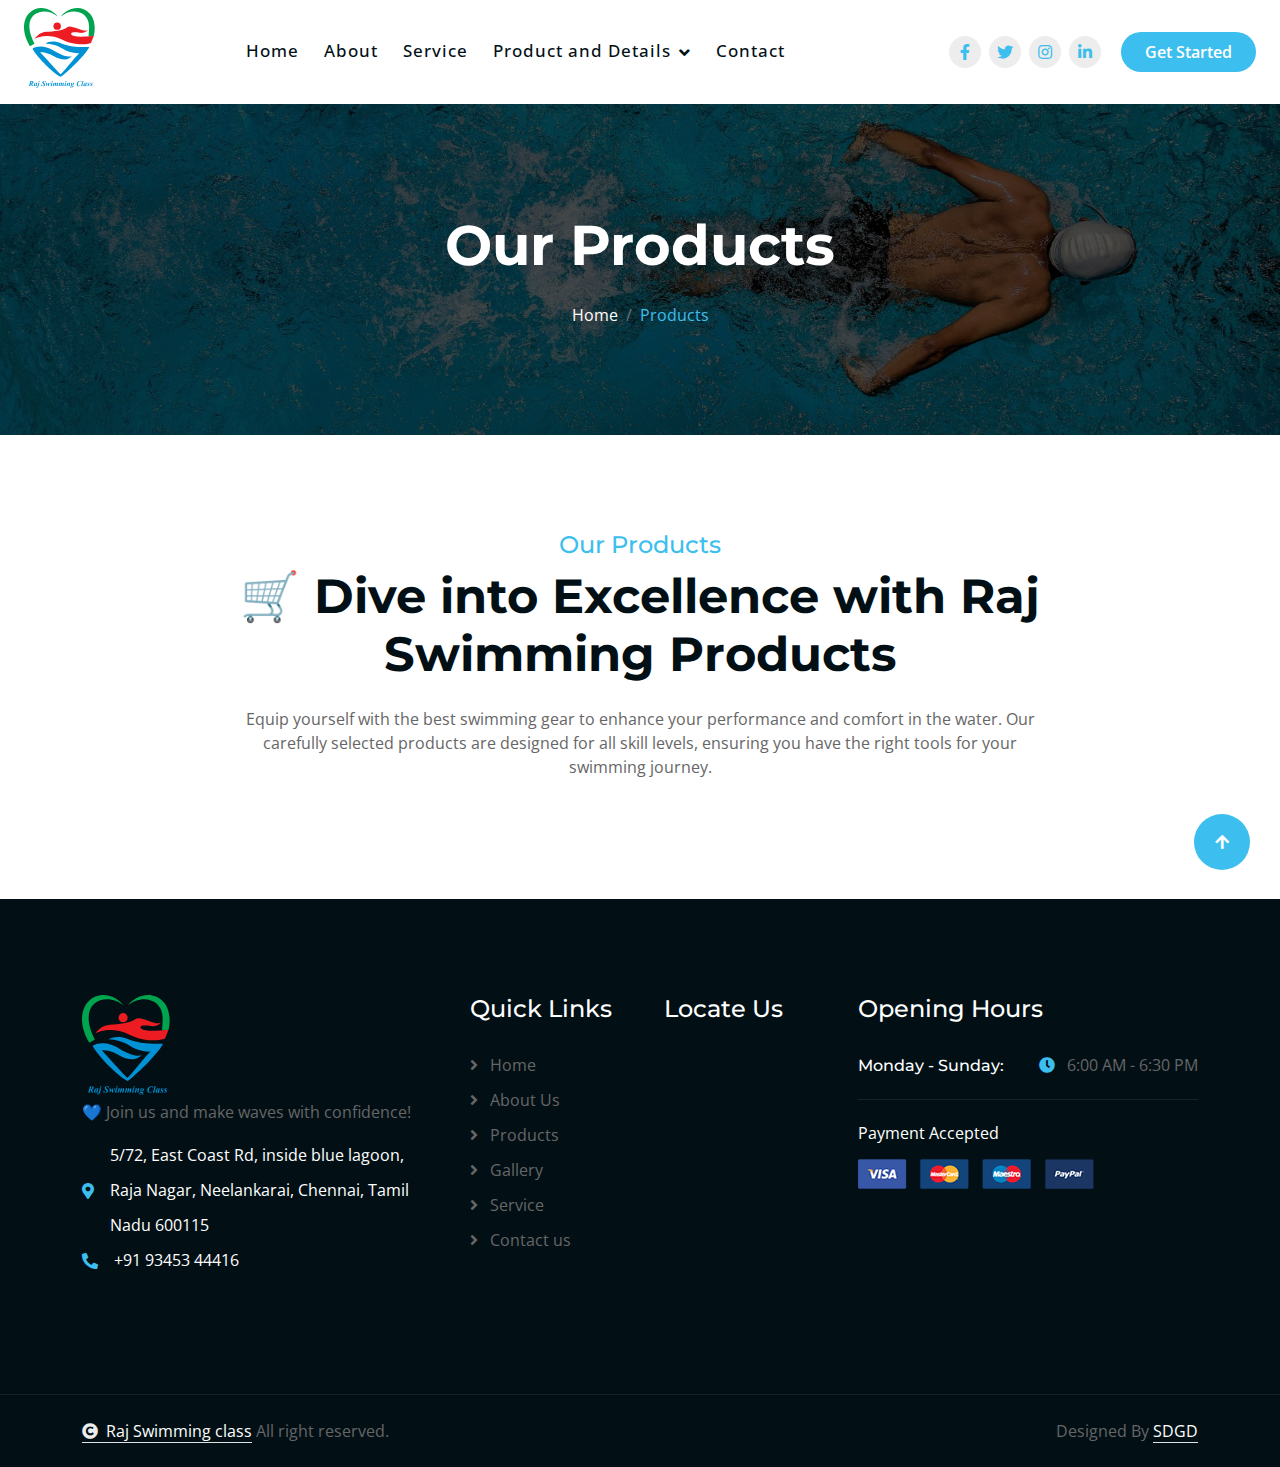
<file: Products.html>
<!DOCTYPE html>
<html lang="en">

    <head>
        <meta charset="utf-8">
        <title>Raj Swimming class - Water Park </title>
        <meta content="width=device-width, initial-scale=1.0" name="viewport">
        <meta content="" name="keywords">
        <meta content="" name="description">

        <!-- Google Web Fonts -->
        <link rel="preconnect" href="https://fonts.googleapis.com">
        <link rel="preconnect" href="https://fonts.gstatic.com" crossorigin>
        <link href="https://fonts.googleapis.com/css2?family=Montserrat:ital,wght@0,100..900;1,100..900&family=Open+Sans:ital,wdth,wght@0,75..100,300..800;1,75..100,300..800&display=swap" rel="stylesheet"> 

        <!-- Icon Font Stylesheet -->
        <link rel="stylesheet" href="https://use.fontawesome.com/releases/v5.15.4/css/all.css"/>
        <link href="https://cdn.jsdelivr.net/npm/bootstrap-icons@1.4.1/font/bootstrap-icons.css" rel="stylesheet">

        <!-- Libraries Stylesheet -->
        <link href="lib/animate/animate.min.css" rel="stylesheet">
        <link href="lib/lightbox/css/lightbox.min.css" rel="stylesheet">
        <link href="lib/owlcarousel/assets/owl.carousel.min.css" rel="stylesheet">


        <!-- Customized Bootstrap Stylesheet -->
        <link href="css/bootstrap.min.css" rel="stylesheet">

        <!-- Template Stylesheet -->
        <link href="css/style.css" rel="stylesheet">
    </head>

    <body>

        <!-- Spinner Start -->
        <div id="spinner" class="show bg-white position-fixed translate-middle w-100 vh-100 top-50 start-50 d-flex align-items-center justify-content-center">
            <div class="spinner-border text-primary" style="width: 3rem; height: 3rem;" role="status">
                <span class="sr-only">Loading...</span>
            </div>
        </div>
        <!-- Spinner End -->

        <!-- Navbar & Hero Start -->
        <div class="container-fluid nav-bar sticky-top px-4 py-2 py-lg-0">
            <nav class="navbar navbar-expand-lg navbar-light">
                <a href="" class="navbar-brand p-0">
                    <h1 class="display-6 text-dark"><img src="img/raj_swimmimg_classes.svg" alt="Logo"></h1>
                </a>
                <button class="navbar-toggler" type="button" data-bs-toggle="collapse" data-bs-target="#navbarCollapse">
                    <span class="fa fa-bars"></span>
                </button>
                <div class="collapse navbar-collapse" id="navbarCollapse">
                    <div class="navbar-nav mx-auto py-0">
                        <a href="index.html" class="nav-item nav-link ">Home</a>
                        <a href="about.html" class="nav-item nav-link">About</a>
                        <a href="service.html" class="nav-item nav-link">Service</a>
                        <div class="nav-item dropdown">
                            <a href="#" class="nav-link dropdown-toggle" data-bs-toggle="dropdown">Product and Details</a>
                            <div class="dropdown-menu m-0">
                                <a href="404.html" class="dropdown-item active">Products</a>
                                <a href="gallery.html" class="dropdown-item">Our Gallery</a>
                            </div>
                        </div>
                        <a href="contact.html" class="nav-item nav-link">Contact</a>
                    </div>
                    <div class="team-icon d-none d-xl-flex justify-content-center me-3">
                        <a class="btn btn-square btn-light rounded-circle mx-1" href=""><i class="fab fa-facebook-f"></i></a>
                        <a class="btn btn-square btn-light rounded-circle mx-1" href=""><i class="fab fa-twitter"></i></a>
                        <a class="btn btn-square btn-light rounded-circle mx-1" href=""><i class="fab fa-instagram"></i></a>
                        <a class="btn btn-square btn-light rounded-circle mx-1" href=""><i class="fab fa-linkedin-in"></i></a>
                    </div>
                    <a href="#" class="btn btn-primary rounded-pill py-2 px-4 flex-shrink-0">Get Started</a>
                </div>
            </nav>
        </div>
        <!-- Navbar & Hero End -->

        <!-- Header Start -->
        <div class="container-fluid bg-breadcrumb">
            <div class="container text-center py-5" style="max-width: 900px;">
                <h4 class="text-white display-4 mb-4 wow fadeInDown" data-wow-delay="0.1s">Our Products</h4>
                <ol class="breadcrumb d-flex justify-content-center mb-0 wow fadeInDown" data-wow-delay="0.3s">
                    <li class="breadcrumb-item"><a href="index.html">Home</a></li>
                    <li class="breadcrumb-item active text-primary">Products</li>
                </ol>    
            </div>
        </div>
        <!-- Header End -->

        <!-- Gallery Start -->
        <div class="container-fluid gallery py-5">
            <div class="container py-5">
                <div class="text-center mx-auto pb-5 wow fadeInUp" data-wow-delay="0.2s" style="max-width: 800px;">
                    <h4 class="text-primary">Our Products</h4>
                    <h1 class="display-5 mb-4">🛒 Dive into Excellence with Raj Swimming Products</h1>
                    <p class="mb-0">Equip yourself with the best swimming gear to enhance your performance and comfort in the water. Our carefully selected products are designed for all skill levels, ensuring you have the right tools for your swimming journey.
                    </p>
                </div>
                <div class="row g-4">
                   
                </div>
            </div>
        </div>
        <!-- Gallery End -->

        <!-- Footer Start -->
        <div class="container-fluid footer py-5 wow fadeIn" data-wow-delay="0.2s">
            <div class="container py-5">
                <div class="row g-5">
                    <div class="col-md-6 col-lg-6 col-xl-4">
                        <div class="footer-item">
                            <a href="index.html" class="p-0">
                                
                              <img src="img/raj_swimmimg_classes.svg" height="100px"  alt="Logo">
                            </a>
                            <p class="mb-2">💙 Join us and make waves with confidence!</p>
                            <div class="d-flex align-items-center">
                                <i class="fas fa-map-marker-alt text-primary me-3"></i>
                                <p class="text-white mb-0">5/72, East Coast Rd, inside blue lagoon, Raja Nagar, Neelankarai, Chennai, Tamil Nadu 600115</p>
                            </div>
                            <div class="d-flex align-items-center">
                                <i class="fa fa-phone-alt text-primary me-3"></i>
                                <p class="text-white mb-0">+91 93453 44416</p>
                            </div>
                        </div>
                    </div>
                    <div class="col-md-6 col-lg-6 col-xl-2">
                        <div class="footer-item">
                            <h4 class="text-white mb-4">Quick Links</h4>
                            <a href="index.html"><i class="fas fa-angle-right me-2"></i> Home</a>
                            <a href="about.html"><i class="fas fa-angle-right me-2"></i> About Us</a>
                            <a href="Products.html"><i class="fas fa-angle-right me-2"></i> Products</a>
                            <a href="gallery.html"><i class="fas fa-angle-right me-2"></i> Gallery</a>
                            <a href="service.html"><i class="fas fa-angle-right me-2"></i> Service</a>
                            <a href="contact.html"><i class="fas fa-angle-right me-2"></i> Contact us</a>
                        </div>
                    </div>
                    <div class="col-md-6 col-lg-6 col-xl-2">
                        <div class="footer-item">
                            <h4 class="text-white mb-4">Locate Us</h4>
                            <iframe src="https://www.google.com/maps/embed?pb=!1m18!1m12!1m3!1d3908.7308738514503!2d80.255375!3d12.941211699999998!2m3!1f0!2f0!3f0!3m2!1i1024!2i768!4f13.1!3m3!1m2!1s0x3a525c973bb48c8d%3A0xd0765edae02140cd!2sRaj%20Swimming%20classes%2FAqua%20therapy%20for%20autism%2C%20autistic%2C%20ADHT%2FHyperactive%20and%20CP%20child!5e1!3m2!1sen!2sin!4v1743179412727!5m2!1sen!2sin" width="100%" height="250" style="border:0;" allowfullscreen="" loading="lazy" referrerpolicy="no-referrer-when-downgrade"></iframe>
                        </div>
                    </div>
                    <div class="col-md-6 col-lg-6 col-xl-4">
                        <div class="footer-item">
                            <h4 class="text-white mb-4">Opening Hours</h4>
                            <div class="opening-date mb-3 pb-3">
                                <div class="opening-clock flex-shrink-0">
                                    <h6 class="text-white mb-0 me-auto">Monday - Sunday:</h6>
                                    <p class="mb-0"><i class="fas fa-clock text-primary me-2"></i> 6:00 AM - 6:30 PM</p>
                                </div>
                            </div>
                            <div>
                                <p class="text-white mb-2">Payment Accepted</p>
                                <img src="img/payment.png" class="img-fluid" alt="Image">
                            </div>
                        </div>
                    </div>
                </div>
            </div>
        </div>
        <!-- Footer End -->
        
        <!-- Copyright Start -->
        <div class="container-fluid copyright py-4">
            <div class="container">
                <div class="row g-4 align-items-center">
                    <div class="col-md-6 text-center text-md-start mb-md-0">
                        <span class="text-body"><a href="https://rajswimming.com/" class="border-bottom text-white"><i class="fas fa-copyright text-light me-2"></i>Raj Swimming class</a> All right reserved.</span>
                    </div>
                    <div class="col-md-6 text-center text-md-end text-body">
                        
                        Designed By <a class="border-bottom text-white" href="https://softwaredevelopmentandgraphicdesign.tech/">SDGD</a>
                    </div>
                </div>
            </div>
        </div>
        <!-- Copyright End -->


        <!-- Back to Top -->
        <a href="#" class="btn btn-primary btn-lg-square rounded-circle back-to-top"><i class="fa fa-arrow-up"></i></a>   

        
    <!-- JavaScript Libraries -->
    <script src="https://ajax.googleapis.com/ajax/libs/jquery/3.6.4/jquery.min.js"></script>
    <script src="https://cdn.jsdelivr.net/npm/bootstrap@5.0.0/dist/js/bootstrap.bundle.min.js"></script>
    <script src="lib/wow/wow.min.js"></script>
    <script src="lib/easing/easing.min.js"></script>
    <script src="lib/waypoints/waypoints.min.js"></script>
    <script src="lib/counterup/counterup.min.js"></script>
    <script src="lib/lightbox/js/lightbox.min.js"></script>
    <script src="lib/owlcarousel/owl.carousel.min.js"></script>
    

    <!-- Template Javascript -->
    <script src="js/main.js"></script>
    </body>

</html>
</file>
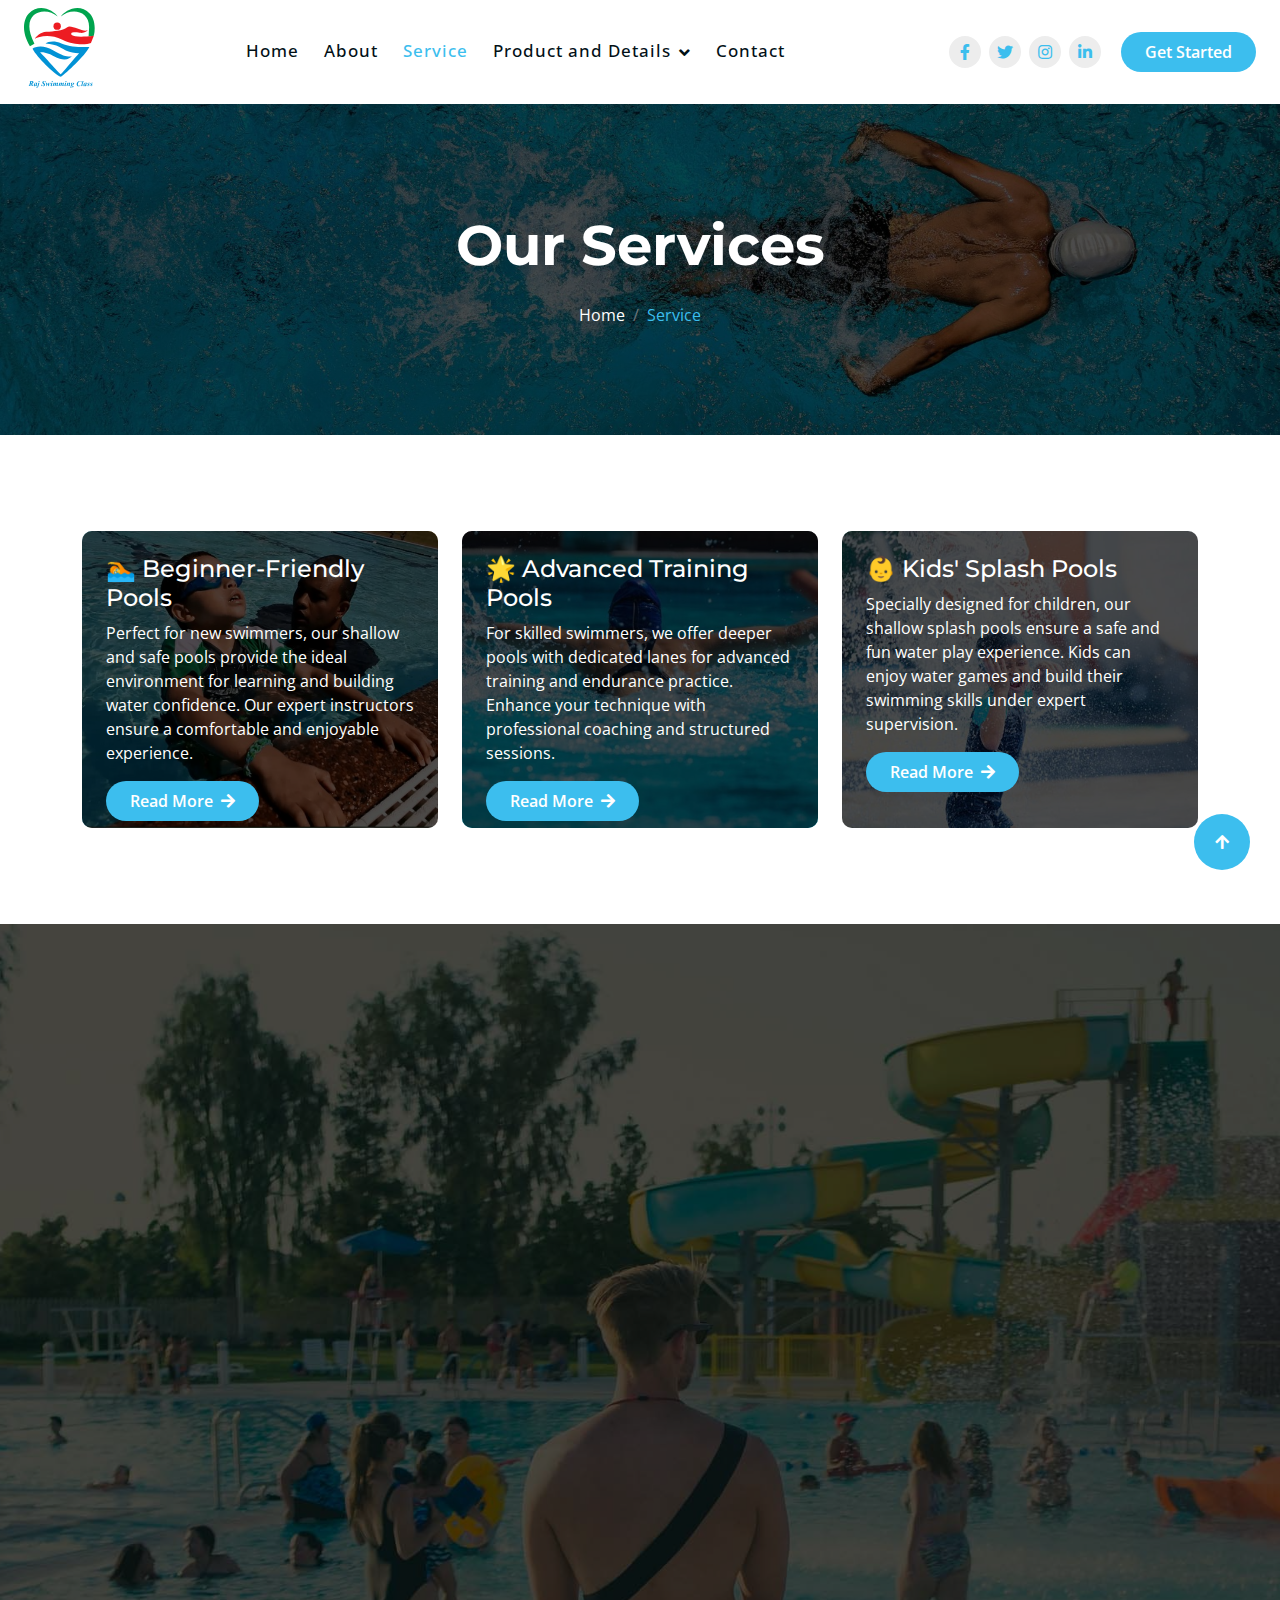
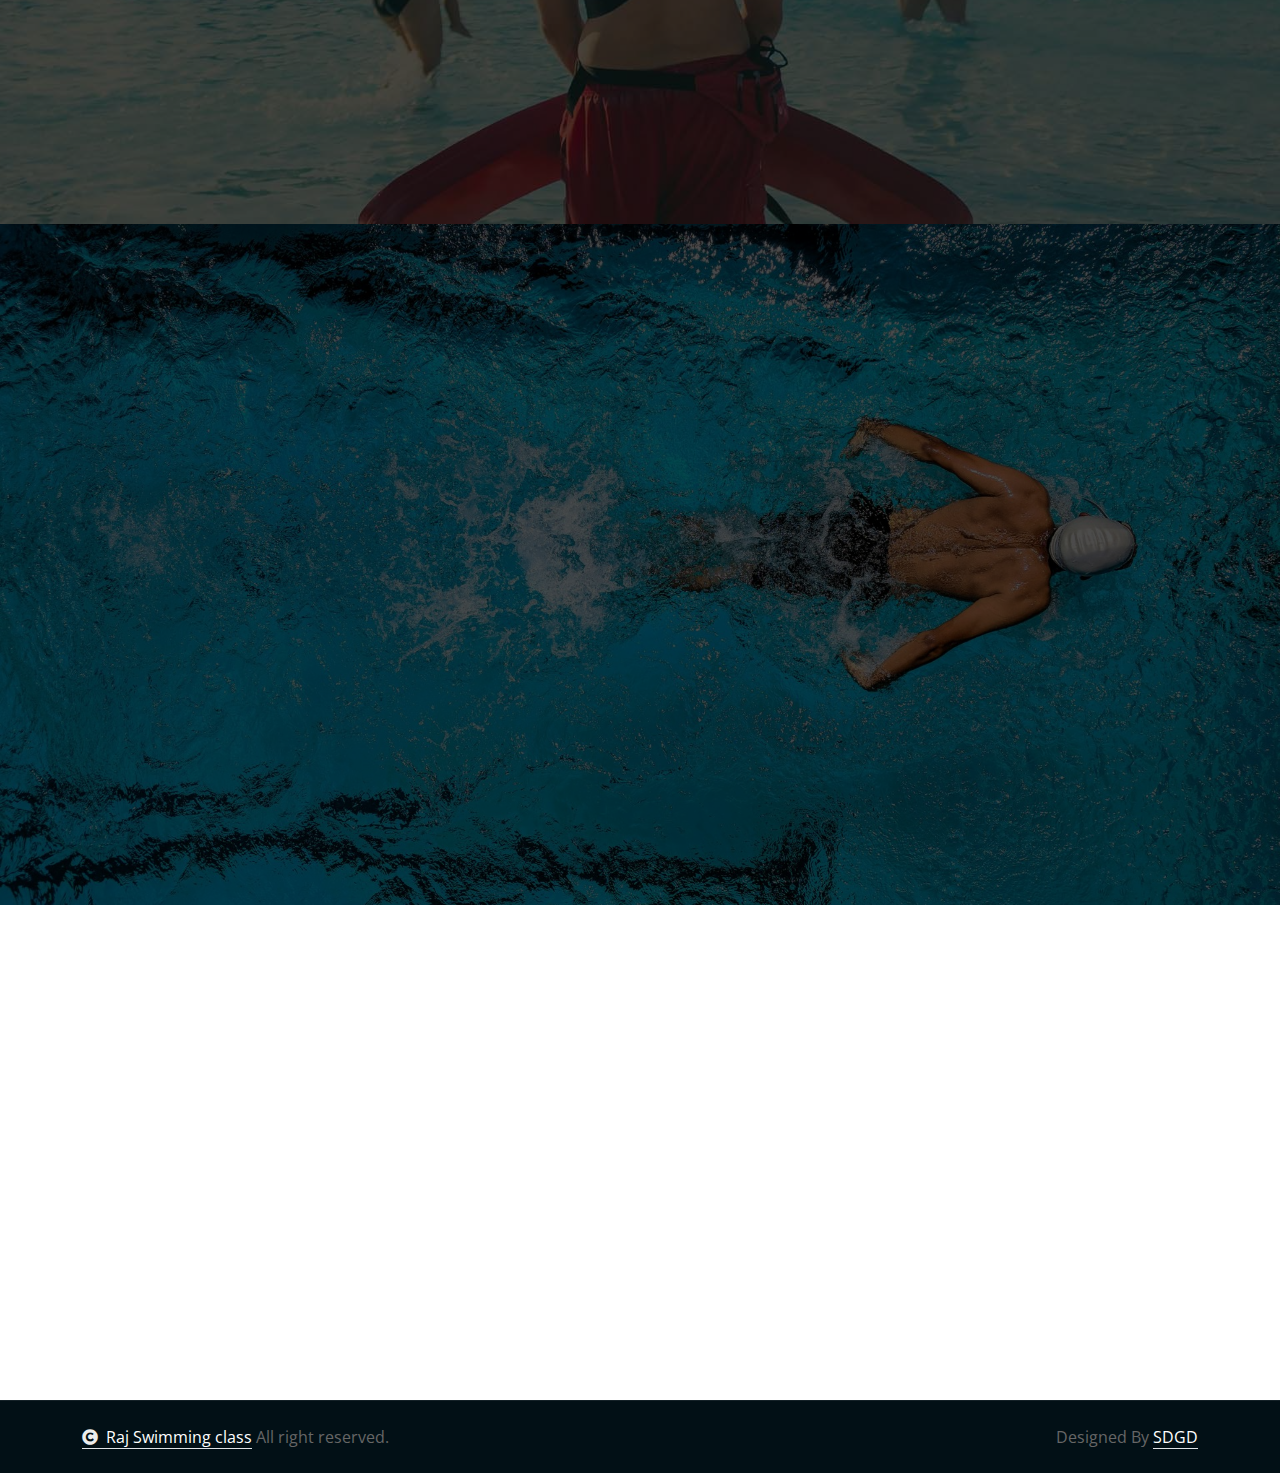
<file: service.html>
<!DOCTYPE html>
<html lang="en">

    <head>
        <meta charset="utf-8">
        <title>Raj Swimming class - Water Park </title>
        <meta content="width=device-width, initial-scale=1.0" name="viewport">
        <meta content="" name="keywords">
        <meta content="" name="description">

        <!-- Google Web Fonts -->
        <link rel="preconnect" href="https://fonts.googleapis.com">
        <link rel="preconnect" href="https://fonts.gstatic.com" crossorigin>
        <link href="https://fonts.googleapis.com/css2?family=Montserrat:ital,wght@0,100..900;1,100..900&family=Open+Sans:ital,wdth,wght@0,75..100,300..800;1,75..100,300..800&display=swap" rel="stylesheet"> 

        <!-- Icon Font Stylesheet -->
        <link rel="stylesheet" href="https://use.fontawesome.com/releases/v5.15.4/css/all.css"/>
        <link href="https://cdn.jsdelivr.net/npm/bootstrap-icons@1.4.1/font/bootstrap-icons.css" rel="stylesheet">

        <!-- Libraries Stylesheet -->
        <link href="lib/animate/animate.min.css" rel="stylesheet">
        <link href="lib/lightbox/css/lightbox.min.css" rel="stylesheet">
        <link href="lib/owlcarousel/assets/owl.carousel.min.css" rel="stylesheet">


        <!-- Customized Bootstrap Stylesheet -->
        <link href="css/bootstrap.min.css" rel="stylesheet">

        <!-- Template Stylesheet -->
        <link href="css/style.css" rel="stylesheet">
    </head>

    <body>

        <!-- Spinner Start -->
        <div id="spinner" class="show bg-white position-fixed translate-middle w-100 vh-100 top-50 start-50 d-flex align-items-center justify-content-center">
            <div class="spinner-border text-primary" style="width: 3rem; height: 3rem;" role="status">
                <span class="sr-only">Loading...</span>
            </div>
        </div>
        <!-- Spinner End -->

        <!-- Navbar & Hero Start -->
        <div class="container-fluid nav-bar sticky-top px-4 py-2 py-lg-0">
            <nav class="navbar navbar-expand-lg navbar-light">
                <a href="" class="navbar-brand p-0">
                    <h1 class="display-6 text-dark"><img src="img/raj_swimmimg_classes.svg" alt="Logo"></h1>
                </a>
                <button class="navbar-toggler" type="button" data-bs-toggle="collapse" data-bs-target="#navbarCollapse">
                    <span class="fa fa-bars"></span>
                </button>
                <div class="collapse navbar-collapse" id="navbarCollapse">
                    <div class="navbar-nav mx-auto py-0">
                        <a href="index.html" class="nav-item nav-link ">Home</a>
                        <a href="about.html" class="nav-item nav-link">About</a>
                        <a href="service.html" class="nav-item nav-link active">Service</a>
                        <div class="nav-item dropdown">
                            <a href="#" class="nav-link dropdown-toggle" data-bs-toggle="dropdown">Product and Details</a>
                            <div class="dropdown-menu m-0">
                                <a href="Products.html" class="dropdown-item">Products</a>
                                <a href="gallery.html" class="dropdown-item">Our Gallery</a>
                            </div>
                        </div>
                        <a href="contact.html" class="nav-item nav-link">Contact</a>
                    </div>
                    <div class="team-icon d-none d-xl-flex justify-content-center me-3">
                        <a class="btn btn-square btn-light rounded-circle mx-1" href=""><i class="fab fa-facebook-f"></i></a>
                        <a class="btn btn-square btn-light rounded-circle mx-1" href=""><i class="fab fa-twitter"></i></a>
                        <a class="btn btn-square btn-light rounded-circle mx-1" href=""><i class="fab fa-instagram"></i></a>
                        <a class="btn btn-square btn-light rounded-circle mx-1" href=""><i class="fab fa-linkedin-in"></i></a>
                    </div>
                    <a href="#" class="btn btn-primary rounded-pill py-2 px-4 flex-shrink-0">Get Started</a>
                </div>
            </nav>
        </div>
        <!-- Navbar & Hero End -->

        <!-- Header Start -->
        <div class="container-fluid bg-breadcrumb">
            <div class="container text-center py-5" style="max-width: 900px;">
                <h4 class="text-white display-4 mb-4 wow fadeInDown" data-wow-delay="0.1s">Our Services</h4>
                <ol class="breadcrumb d-flex justify-content-center mb-0 wow fadeInDown" data-wow-delay="0.3s">
                    <li class="breadcrumb-item"><a href="index.html">Home</a></li>
                    <li class="breadcrumb-item active text-primary">Service</li>
                </ol>    
            </div>
        </div>
        <!-- Header End -->

       <!-- Feature Start -->
       <div class="container-fluid feature py-5">
        <div class="container py-5">
            <div class="row g-4">
                <div class="col-lg-4 wow fadeInUp" data-wow-delay="0.2s">
                    <div class="feature-item">
                        <img src="./img/pool_type/1.jpg" class="img-fluid rounded w-100" alt="Image">
                        <div class="feature-content p-4">
                            <div class="feature-content-inner">
                                <h4 class="text-white">🏊 Beginner-Friendly Pools</h4>
                                <p class="text-white">Perfect for new swimmers, our shallow and safe pools provide the ideal environment for learning and building water confidence. Our expert instructors ensure a comfortable and enjoyable experience.
                                </p>
                                <a href="#" class="btn btn-primary rounded-pill py-2 px-4">Read More <i class="fa fa-arrow-right ms-1"></i></a>
                            </div>
                        </div>

                    </div>
                </div>
                <div class="col-lg-4 wow fadeInUp" data-wow-delay="0.4s">
                    <div class="feature-item">
                        <img src="./img/pool_type/2.jpg" class="img-fluid rounded w-100" alt="Image">
                        <div class="feature-content p-4">
                            <div class="feature-content-inner">
                                <h4 class="text-white">🌟 Advanced Training Pools</h4>
                                <p class="text-white">For skilled swimmers, we offer deeper pools with dedicated lanes for advanced training and endurance practice. Enhance your technique with professional coaching and structured sessions.
                                </p>
                                <a href="#" class="btn btn-primary rounded-pill py-2 px-4">Read More <i class="fa fa-arrow-right ms-1"></i></a>
                            </div>
                        </div>

                    </div>
                </div>
                <div class="col-lg-4 wow fadeInUp" data-wow-delay="0.6s">
                    <div class="feature-item">
                        <img src="./img/pool_type/3.jpg" class="img-fluid rounded w-100" alt="Image">
                        <div class="feature-content p-4">
                            <div class="feature-content-inner">
                                <h4 class="text-white">👶 Kids' Splash Pools</h4>
                                <p class="text-white">Specially designed for children, our shallow splash pools ensure a safe and fun water play experience. Kids can enjoy water games and build their swimming skills under expert supervision.
                                </p>
                                <a href="#" class="btn btn-primary rounded-pill py-2 px-4">Read More <i class="fa fa-arrow-right ms-1"></i></a>
                            </div>
                        </div>

                    </div>
                </div>
            </div>
        </div>
    </div>
    <!-- Feature End -->

    <!-- Service Start -->
    <div class="container-fluid service py-5">
        <div class="container service-section py-5">
            <div class="text-center mx-auto pb-5 wow fadeInUp" data-wow-delay="0.2s" style="max-width: 800px;">
                <h4 class="text-primary">Our Service</h4>
                <h1 class="display-5 text-white mb-4">Explore Raj Swimming class</h1>
                <p class="mb-0 text-white">Dive into excellence with Raj Swimming Classes! Whether you’re a beginner or an advanced swimmer, our certified instructors offer personalized training to help you enhance your skills. Enjoy a safe, clean, and family-friendly environment with top-notch facilities. Join us and make a splash towards fitness and fun!
                </p>
            </div>
            <div class="row g-4">
                <div class="col-0 col-md-1 col-lg-2 col-xl-2"></div>
                <div class="col-md-10 col-lg-8 col-xl-8 wow fadeInUp" data-wow-delay="0.2s">
                    <div class="service-days p-4">
                        <div class="py-2 border-bottom border-top d-flex align-items-center justify-content-between flex-wrap"><h4 class="mb-0 pb-2 pb-sm-0">Monday - Friday</h4> <p class="mb-0"><i class="fas fa-clock text-primary me-2"></i>11:00 AM - 16:00 PM</p></div>
                        <div class="py-2 border-bottom d-flex align-items-center justify-content-between flex-shrink-1 flex-wrap"><h4 class="mb-0 pb-2 pb-sm-0">Saturday - Sunday</h4> <p class="mb-0"><i class="fas fa-clock text-primary me-2"></i>09:00 AM - 17:00 PM</p></div>
                    </div>
                </div>
                <div class="col-0 col-md-1 col-lg-2 col-xl-2"></div>

                <div class="col-md-6 col-lg-6 col-xl-3 wow fadeInUp" data-wow-delay="0.2s">
                    <div class="service-item p-4">
                        <div class="service-content">
                            <div class="mb-4">
                                <i class="fas fa-water fa-4x"></i>
                            </div>
                            <a href="#" class="h4 d-inline-block mb-3">Crystal-Clear Pool</a>
                            <p class="mb-0">Enjoy swimming in our clean and hygienic pool, regularly maintained for your safety and comfort.</p>
                        </div>
                    </div>
                </div>
                
                <div class="col-md-6 col-lg-6 col-xl-3 wow fadeInUp" data-wow-delay="0.4s">
                    <div class="service-item p-4">
                        <div class="service-content">
                            <div class="mb-4">
                                <i class="fas fa-shower fa-4x"></i>
                            </div>
                            <a href="#" class="h4 d-inline-block mb-3">Shower & Changing Rooms</a>
                            <p class="mb-0">Clean and spacious shower and changing rooms available for your convenience and privacy.</p>
                        </div>
                    </div>
                </div>
                
                <div class="col-md-6 col-lg-6 col-xl-3 wow fadeInUp" data-wow-delay="0.6s">
                    <div class="service-item p-4">
                        <div class="service-content">
                            <div class="mb-4">
                                <i class="fas fa-life-ring fa-4x"></i>
                            </div>
                            <a href="#" class="h4 d-inline-block mb-3">Certified Lifeguards</a>
                            <p class="mb-0">Our experienced lifeguards ensure your safety, giving you peace of mind while you enjoy the water.</p>
                        </div>
                    </div>
                </div>
                
                <div class="col-md-6 col-lg-6 col-xl-3 wow fadeInUp" data-wow-delay="0.8s">
                    <div class="service-item p-4">
                        <div class="service-content">
                            <div class="mb-4">
                                <i class="fas fa-umbrella-beach fa-4x"></i>
                            </div>
                            <a href="#" class="h4 d-inline-block mb-3">Relaxing Sun Deck</a>
                            <p class="mb-0">Unwind and soak up the sun on our comfortable deck with shaded seating areas.</p>
                        </div>
                    </div>
                </div>
                
            </div>
        </div>
    </div>
    <!-- Service End -->

        <!-- Testimonial Start -->
        <div class="container-fluid testimonial py-5" >
            <div class="container py-5">
                <div class="text-center mx-auto pb-5 wow fadeInUp" data-wow-delay="0.2s" style="max-width: 800px;">
                    <h4 class="text-primary">Testimonials</h4>
                    <h1 class="display-5 text-white mb-4">What Our Clients Say</h1>
                    <p class="text-white mb-0">Hear from our happy swimmers who have experienced the best training and fun-filled swimming sessions at Raj Swimming Classes.</p>
                </div>
                
                <div class="owl-carousel testimonial-carousel wow fadeInUp" data-wow-delay="0.2s">
                    
                    <div class="testimonial-item p-4">
                        <p class="text-white fs-4 mb-4">"I enrolled my kids in Raj Swimming Classes, and they absolutely loved it! The trainers are professional, and the facilities are excellent. Highly recommended!"</p>
                        <div class="testimonial-inner d-flex align-items-center">
                            <div class="testimonial-img">
                                <img src="./img/reviews/2.png" class="img-fluid rounded-circle" alt="Client Image" style="width: 80px; height: 80px;">
                                <div class="testimonial-quote btn-lg-square rounded-circle"><i class="fa fa-quote-right fa-2x"></i></div>
                            </div>
                            <div class="ms-4">
                                <h4>Priya</h4>
                                <div class="d-flex text-warning">
                                    <i class="fas fa-star"></i>
                                    <i class="fas fa-star"></i>
                                    <i class="fas fa-star"></i>
                                    <i class="fas fa-star"></i>
                                    <i class="fas fa-star"></i>
                                </div>
                            </div>
                        </div>
                    </div>
        
                    <div class="testimonial-item p-4">
                        <p class="text-white fs-4 mb-4">"The instructors at Raj Swimming Classes are friendly and skilled. I improved my swimming techniques significantly within a few weeks. Great experience!"</p>
                        <div class="testimonial-inner d-flex align-items-center">
                            <div class="testimonial-img">
                                <img src="./img/reviews/1.png" class="img-fluid rounded-circle" alt="Client Image" style="width: 80px; height: 80px;">
                                <div class="testimonial-quote btn-lg-square rounded-circle"><i class="fa fa-quote-right fa-2x"></i></div>
                            </div>
                            <div class="ms-4">
                                <h4>Rahul</h4>
                                <div class="d-flex text-warning">
                                    <i class="fas fa-star"></i>
                                    <i class="fas fa-star"></i>
                                    <i class="fas fa-star"></i>
                                    <i class="fas fa-star"></i>
                                    <i class="fas fa-star-half-alt"></i>
                                </div>
                            </div>
                        </div>
                    </div>
        
                    <div class="testimonial-item p-4">
                        <p class="text-white fs-4 mb-4">"Raj Swimming Classes helped me overcome my fear of water. The trainers were patient and encouraging. Now, I swim confidently!"</p>
                        <div class="testimonial-inner d-flex align-items-center">
                            <div class="testimonial-img">
                                <img src="./img/reviews/3.png" class="img-fluid rounded-circle" alt="Client Image" style="width: 80px; height: 80px;">
                                <div class="testimonial-quote btn-lg-square rounded-circle"><i class="fa fa-quote-right fa-2x"></i></div>
                            </div>
                            <div class="ms-4">
                                <h4>Meera</h4>
                                <div class="d-flex text-warning">
                                    <i class="fas fa-star"></i>
                                    <i class="fas fa-star"></i>
                                    <i class="fas fa-star"></i>
                                    <i class="fas fa-star"></i>
                                    <i class="fas fa-star"></i>
                                </div>
                            </div>
                        </div>
                    </div>
        
                </div>
            </div>
        </div>
        <!-- Testimonial End -->

        <!-- Footer Start -->
        <div class="container-fluid footer py-5 wow fadeIn" data-wow-delay="0.2s">
            <div class="container py-5">
                <div class="row g-5">
                    <div class="col-md-6 col-lg-6 col-xl-4">
                        <div class="footer-item">
                            <a href="index.html" class="p-0">
                                
                              <img src="img/raj_swimmimg_classes.svg" height="100px"  alt="Logo">
                            </a>
                            <p class="mb-2">💙 Join us and make waves with confidence!</p>
                            <div class="d-flex align-items-center">
                                <i class="fas fa-map-marker-alt text-primary me-3"></i>
                                <p class="text-white mb-0">5/72, East Coast Rd, inside blue lagoon, Raja Nagar, Neelankarai, Chennai, Tamil Nadu 600115</p>
                            </div>
                            <div class="d-flex align-items-center">
                                <i class="fa fa-phone-alt text-primary me-3"></i>
                                <p class="text-white mb-0">+91 93453 44416</p>
                            </div>
                        </div>
                    </div>
                    <div class="col-md-6 col-lg-6 col-xl-2">
                        <div class="footer-item">
                            <h4 class="text-white mb-4">Quick Links</h4>
                            <a href="index.html"><i class="fas fa-angle-right me-2"></i> Home</a>
                            <a href="about.html"><i class="fas fa-angle-right me-2"></i> About Us</a>
                            <a href="Products.html"><i class="fas fa-angle-right me-2"></i> Products</a>
                            <a href="gallery.html"><i class="fas fa-angle-right me-2"></i> Gallery</a>
                            <a href="service.html"><i class="fas fa-angle-right me-2"></i> Service</a>
                            <a href="contact.html"><i class="fas fa-angle-right me-2"></i> Contact us</a>
                        </div>
                    </div>
                    <div class="col-md-6 col-lg-6 col-xl-2">
                        <div class="footer-item">
                            <h4 class="text-white mb-4">Locate Us</h4>
                            <iframe src="https://www.google.com/maps/embed?pb=!1m18!1m12!1m3!1d3908.7308738514503!2d80.255375!3d12.941211699999998!2m3!1f0!2f0!3f0!3m2!1i1024!2i768!4f13.1!3m3!1m2!1s0x3a525c973bb48c8d%3A0xd0765edae02140cd!2sRaj%20Swimming%20classes%2FAqua%20therapy%20for%20autism%2C%20autistic%2C%20ADHT%2FHyperactive%20and%20CP%20child!5e1!3m2!1sen!2sin!4v1743179412727!5m2!1sen!2sin" width="100%" height="250" style="border:0;" allowfullscreen="" loading="lazy" referrerpolicy="no-referrer-when-downgrade"></iframe>
                        </div>
                    </div>
                    <div class="col-md-6 col-lg-6 col-xl-4">
                        <div class="footer-item">
                            <h4 class="text-white mb-4">Opening Hours</h4>
                            <div class="opening-date mb-3 pb-3">
                                <div class="opening-clock flex-shrink-0">
                                    <h6 class="text-white mb-0 me-auto">Monday - Sunday:</h6>
                                    <p class="mb-0"><i class="fas fa-clock text-primary me-2"></i> 6:00 AM - 6:30 PM</p>
                                </div>
                            </div>
                            <div>
                                <p class="text-white mb-2">Payment Accepted</p>
                                <img src="img/payment.png" class="img-fluid" alt="Image">
                            </div>
                        </div>
                    </div>
                </div>
            </div>
        </div>
        <!-- Footer End -->
        
        <!-- Copyright Start -->
        <div class="container-fluid copyright py-4">
            <div class="container">
                <div class="row g-4 align-items-center">
                    <div class="col-md-6 text-center text-md-start mb-md-0">
                        <span class="text-body"><a href="https://rajswimming.com/" class="border-bottom text-white"><i class="fas fa-copyright text-light me-2"></i>Raj Swimming class</a> All right reserved.</span>
                    </div>
                    <div class="col-md-6 text-center text-md-end text-body">
                        
                        Designed By <a class="border-bottom text-white" href="https://softwaredevelopmentandgraphicdesign.tech/">SDGD</a>
                    </div>
                </div>
            </div>
        </div>
        <!-- Copyright End -->


        <!-- Back to Top -->
        <a href="#" class="btn btn-primary btn-lg-square rounded-circle back-to-top"><i class="fa fa-arrow-up"></i></a>   

        
    <!-- JavaScript Libraries -->
    <script src="https://ajax.googleapis.com/ajax/libs/jquery/3.6.4/jquery.min.js"></script>
    <script src="https://cdn.jsdelivr.net/npm/bootstrap@5.0.0/dist/js/bootstrap.bundle.min.js"></script>
    <script src="lib/wow/wow.min.js"></script>
    <script src="lib/easing/easing.min.js"></script>
    <script src="lib/waypoints/waypoints.min.js"></script>
    <script src="lib/counterup/counterup.min.js"></script>
    <script src="lib/lightbox/js/lightbox.min.js"></script>
    <script src="lib/owlcarousel/owl.carousel.min.js"></script>
    

    <!-- Template Javascript -->
    <script src="js/main.js"></script>
    </body>

</html>
</file>
<file: css/style.css>
/*** Spinner Start ***/
/*** Spinner ***/
#spinner {
    opacity: 0;
    visibility: hidden;
    transition: opacity .5s ease-out, visibility 0s linear .5s;
    z-index: 99999;
}

#spinner.show {
    transition: opacity .5s ease-out, visibility 0s linear 0s;
    visibility: visible;
    opacity: 1;
}
/*** Spinner End ***/

.back-to-top {
    position: fixed;
    right: 30px;
    bottom: 30px;
    transition: 0.5s;
    z-index: 99;
}

/*** Button Start ***/
.btn {
    font-weight: 600;
    transition: .5s;
}

.btn-square {
    width: 32px;
    height: 32px;
}

.btn-sm-square {
    width: 34px;
    height: 34px;
}

.btn-md-square {
    width: 44px;
    height: 44px;
}

.btn-lg-square {
    width: 56px;
    height: 56px;
}

.btn-xl-square {
    width: 66px;
    height: 66px;
}

.btn-square,
.btn-sm-square,
.btn-md-square,
.btn-lg-square,
.btn-xl-square {
    padding: 0;
    display: flex;
    align-items: center;
    justify-content: center;
    font-weight: normal;
}

.btn.btn-primary {
    color: var(--bs-white);
    border: none;
}

.btn.btn-primary:hover {
    background: var(--bs-dark);
}

.btn.btn-light {
    color: var(--bs-primary);
    border: none;
}

.btn.btn-light:hover {
    color: var(--bs-white);
    background: var(--bs-primary);
}

.btn.btn-dark {
    color: var(--bs-white);
    border: none;
}

.btn.btn-dark:hover {
    color: var(--bs-primary);
    background: var(--bs-light);
}

/*** Navbar Start ***/
.nav-bar {
    background: var(--bs-white);
}

.sticky-top {
    transition: 1s;
}

.navbar-light .navbar-nav .nav-link {
    position: relative;
    margin-right: 25px;
    padding: 35px 0;
    letter-spacing: 1px;
    color: var(--bs-dark);
    font-size: 17px;
    font-weight: 500;
    outline: none;
    transition: .5s;
}

.sticky-top .navbar-light .navbar-nav .nav-link {
    padding: 20px 0;
    color: var(--bs-dark);
}

.navbar-light .navbar-nav .nav-link:hover,
.navbar-light .navbar-nav .nav-link.active {
    color: var(--bs-primary);
}

.navbar-light .navbar-brand img {
    max-height: 60px;
    transition: .5s;
}

.sticky-top .navbar-light .navbar-brand img {
    max-height: 80px;
}

.navbar .dropdown-toggle::after {
    border: none;
    content: "\f107";
    font-family: "Font Awesome 5 Free";
    font-weight: 600;
    vertical-align: middle;
    margin-left: 8px;
}

.dropdown .dropdown-menu a:hover {
    background: var(--bs-primary);
    color: var(--bs-white);
}

.navbar .nav-item:hover .dropdown-menu {
    transform: rotateX(0deg);
    visibility: visible;
    margin-top: 8px !important;
    background: var(--bs-light);
    transition: .5s;
    opacity: 1;
}

@media (min-width: 992px) {
    .navbar .nav-item .dropdown-menu {
    display: block;
    visibility: hidden;
    top: 100%;
    transform: rotateX(-75deg);
    transform-origin: 0% 0%;
    border: 0;
    border-radius: 10px;
    margin-top: 8px !important;
    transition: .5s;
    opacity: 0;
    }
}

@media (max-width: 991px) {
    .navbar.navbar-expand-lg .navbar-toggler {
        padding: 8px 15px;
        border: 1px solid var(--bs-primary);
        color: var(--bs-primary);
    }

    .sticky-top .navbar-light .navbar-nav .nav-link {
        padding: 12px 0;
    }
}
/*** Navbar End ***/

/*** Carousel Hero Header Start ***/
.header-carousel .header-carousel-item img {
    object-fit: cover;
}


@media (min-width: 1200px) {
    .header-carousel .header-carousel-item,
    .header-carousel .header-carousel-item img {
        height: 700px;
    }
}

@media (max-width: 1199px) {
    .header-carousel .header-carousel-item,
    .header-carousel .header-carousel-item img {
        height: 1200px;
    }
}

.header-carousel .owl-nav .owl-prev {
    display: none;
}

.header-carousel .owl-nav .owl-next {
    position: absolute;
    width: 60px;
    height: 60px;
    bottom: -60px;
    right: 50%;
    transform: translateY(-50%);
    margin-right: -60px;
    border-radius: 60px;
    background: var(--bs-primary);
    color: var(--bs-white);
    font-size: 26px;
    display: flex;
    align-items: center;
    justify-content: center;
    transition: 0.5s;
}
.header-carousel .owl-nav .owl-next:hover {
    box-shadow: inset 0 0 100px 0 var(--bs-light);
    color: var(--bs-primary);
}

.header-carousel .owl-nav .owl-next i {
    position: relative;
    width: 100%;
    height: 100%;
    display: flex;
    align-items: center;
    justify-content: center;
    animation-name: carousel-next-btn;
    animation-duration: 4s;
    animation-delay: 1s;
    animation-iteration-count: infinite;
    transition: 1s;
}

@keyframes carousel-next-btn {
    0%  {margin-top: 35%;}
    50%  {margin-bottom: 70%;}
    100% {margin-top: 35%;}
}

.header-carousel .header-carousel-item .carousel-caption {
    position: absolute;
    width: 100%;
    height: 100%;
    left: 0;
    bottom: 0;
    background: rgba(0, 0, 0, .7);
    display: flex;
    align-items: center;
}

.carousel-caption .ticket-form {
    background: rgba(255, 255, 255, 0.4);
    border-radius: 10px;
}

.header-carousel .header-carousel-item img {
    animation-name: image-zoom;
    animation-duration: 10s;
    animation-delay: 1s;
    animation-iteration-count: infinite;
    animation-direction: alternate;
    transition: 1s;
}

@keyframes image-zoom {
    0%  {width: 100%; height: 100%;}

    25% {width: 115%; height: 115%;}

    50% {width: 130%; height: 130%;}

    75% {width: 120%; height: 120%;}

    100% {width: 100%; height: 100%;}
}
/*** Carousel Hero Header End ***/

/*** Single Page Hero Header Start ***/
.bg-breadcrumb {
    position: relative;
    overflow: hidden;
    background: linear-gradient(rgba(0, 0, 0, 0.7), rgba(0, 0, 0, 0.7)), url(../img/simming_pool.jpg);
    background-position: center center;
    background-repeat: no-repeat;
    background-size: cover;
    padding: 60px 0 60px 0;
    transition: 0.5s;
}

.bg-breadcrumb .breadcrumb {
    position: relative;
}

.bg-breadcrumb .breadcrumb .breadcrumb-item a {
    color: var(--bs-white);
}
/*** Single Page Hero Header End ***/


/*** Feature Start ***/
.feature .feature-item {
    position: relative;
    border-radius: 10px;
    background: var(--bs-light);
}

.feature-item .feature-content {
    position: absolute;
    width: 100%; 
    height: 100%; 
    bottom: 0; 
    left: 0;
    margin-top: 0;
    margin-right: 0; 
    background: rgba(0, 0, 0, 0.7); 
    border-radius: 10px;
    z-index: 2;
}

.feature-item .feature-content .feature-content-inner {
    position: relative;
    z-index: 5;
}
/*** Feature End ***/


/*** Service Start ***/
.service {
    position: relative;
    overflow: hidden;
    background-image: url(../img/carousel-1.jpg);
    background-position: center center;
    background-repeat: no-repeat;
    background-size: cover;
}

.service::before {
    content: "";
    width: 100%;
    height: 100%;
    position: absolute;
    top: 0;
    left: 0;
    background: rgba(0, 0, 0, .7);
    z-index: 1;
}

.service .service-section {
    position: relative;
    z-index: 5;
}

.service .service-days {
    border-radius: 10px;
    background: var(--bs-white);
}

.service .service-item {
    position: relative;
    height: 100%;
    text-align: center;
    border-radius: 10px;
    background: var(--bs-white);
    z-index: 1;
}

.service .service-item::after {
    content: "";
    position: absolute;
    width: 100%;
    height: 0;
    bottom: 0;
    left: 0;
    border-radius: 10px;
    background: var(--bs-primary);
    transition: 0.5s;
    z-index: 2;
}

.service .service-item:hover:after {
    height: 100%;
}

.service .service-item i {
    color: var(--bs-primary);
    transition: 0.5s;
}

.service .service-item:hover i {
    color: var(--bs-white);
}

.service .service-item .service-content {
    position: relative;
    z-index: 3;
}

.service .service-item .service-content p {
    transition: 0.5s;
}

.service .service-item:hover .service-content p {
    color: var(--bs-white);
}

.service .service-item .service-content a.h4 {
    transition: 0.5s;
}

.service .service-item:hover .service-content a.h4:hover {
    color: var(--bs-white);
}
/*** Service End ***/


/*** Attractions Start ***/
.attractions {
    position: relative;
    overflow: hidden;
}

.attractions::after {
    content: "";
    width: 100%;
    height: 70%;
    position: absolute;
    overflow: hidden;
    top: 0;
    left: 0;
    background: linear-gradient(rgba(0, 0, 0, .7), rgba(0, 0, 0, .7)), url(../img/swimmgpool.jpg) center center no-repeat;
    background-size: cover;
    z-index: -2;
    animation-name: attraction-image-zoom;
    animation-duration: 10s;
    animation-delay: 1s;
    animation-iteration-count: infinite;
    animation-direction: alternate;
    transition: 1s;
}

@keyframes attraction-image-zoom {
    0%  {width: 100%;}

    25% {width: 115%;}

    50% {width: 130%;}

    75% {width: 120%;}

    100% {width: 100%;}
}

.attractions .attractions-section {
    position: relative;
    z-index: 3;
}

.attractions .attractions-item {
    position: relative;
    border-radius: 10px;
    transition: 0.5s;
    z-index: 1;
}

.attractions .attractions-item::after {
    content: "";
    position: absolute;
    width: 100%;
    height: 0;
    top: 0;
    left: 0;
    border-radius: 10px;
    background: rgba(0, 0, 0, .7);
    transition: 0.5s;
    z-index: 2;
}

.attractions .attractions-item:hover:after {
    height: 100%;
}

.attractions .attractions-item .attractions-name {
    position: absolute;
    width: 100%;
    height: 100%;
    top: 50%;
    left: 50%;
    transform: translate(-50%, -50%);
    border-radius: 10px;
    color: var(--bs-white);
    font-size: 24px;
    font-weight: 600;
    display: flex;
    align-items: center;
    justify-content: center;
    transition: 0.5s;
    z-index: 3;
    opacity: 0;
}

.attractions .attractions-item:hover .attractions-name {
    opacity: 1;
}

.attractions-carousel .owl-stage-outer {
    margin-top: 58px;
}

.attractions .owl-nav .owl-prev {
    position: absolute;
    top: -58px;
    left: 0;
    background: var(--bs-primary);
    color: var(--bs-white);
    padding: 6px 35px;
    border-radius: 30px;
    transition: 0.5s;
}

.attractions .owl-nav .owl-prev:hover {
    background: var(--bs-white);
    color: var(--bs-primary);
}

.attractions .owl-nav .owl-next {
    position: absolute;
    top: -58px;
    right: 0;
    background: var(--bs-primary);
    color: var(--bs-white);
    padding: 6px 35px;
    border-radius: 30px;
    transition: 0.5s;
}

.attractions .owl-nav .owl-next:hover {
    background: var(--bs-white);
    color: var(--bs-primary);
}
/*** Attractions End ***/


/*** Gallery Start ***/
.gallery .gallery-item {
    position: relative;
    overflow: hidden;
    height: 100%;
    border-radius: 10px;
}

.gallery .gallery-item img {
    transition: 0.5s;
}

.gallery .gallery-item:hover img {
    transform: scale(1.2);
}

.gallery .gallery-item::after {
    content: "";
    position: absolute;
    width: 0;
    height: 0;
    top: 50%;
    left: 50%;
    transform: translate(-50%, -50%);
    border-radius: 10px;
    background: rgba(0, 0, 0, .4);
    transition: 0.5s;
    z-index: 1;
}

.gallery .gallery-item:hover::after {
    width: 100%;
    height: 100%;
}

.gallery .gallery-item .search-icon {
    position: absolute;
    top: 50%;
    left: 50%;
    transform: translate(-50%, -50%);
    transition: 0.5s;
    z-index: 5;
    opacity: 0;
}

.gallery .gallery-item:hover .search-icon {
    opacity: 1;
}
/*** Gallery End ***/

/*** Blog Start ***/
.blog .blog-item {
    border-radius: 10px;
}

.blog .blog-item .blog-img {
    position: relative;
    overflow: hidden;
    border-top-left-radius: 10px;
    border-top-right-radius: 10px;
    transition: 0.5s;
}

.blog .blog-item .blog-img img {
    transition: 0.5s;
}

.blog .blog-item:hover .blog-img img {
    transform: scale(1.2);
}

.blog .blog-item .blog-img::after {
    content: "";
    position: absolute;
    width: 100%;
    height: 100%;
    top: 0;
    left: 0;
    border-top-left-radius: 10px;
    border-top-right-radius: 10px;
    background: rgba(0, 0, 0, .3);
    z-index: 1;
}

.blog .blog-item .blog-img .blog-category {
    position: absolute;
    top: 25px;
    left: 25px;
    border-radius: 10px;
    color: var(--bs-white);
    background: var(--bs-primary);
    z-index: 5;
}

.blog .blog-item .blog-img .blog-date {
    position: absolute;
    bottom: 25px;
    left: 25px;
    color: var(--bs-white);
    z-index: 5;
}

.blog .blog-item .blog-content {
    border-bottom-left-radius: 10px;
    border-bottom-right-radius: 10px;
    background: var(--bs-light);
}
/*** Blog End ***/

/*** Team Start ***/
.team .team-item {
    position: relative;
    background: var(--bs-primary);
    border-radius: 10px;
}

.team .team-item::after {
    content: "";
    position: absolute;
    width: 100%;
    height: 0;
    top: 0;
    left: 0;
    border-radius: 10px;
    background: var(--bs-dark);
    transition: 0.5s;
    z-index: 1;
}

.team .team-item:hover:after {
    height: 100%;
}

.team .team-item .team-content {
    position: relative;
    text-align: center;
    z-index: 2;
}

.team .team-item .team-content .team-icon {
    background: var(--bs-light);
    border-radius: 10px;
    display: flex;
    display: inline-flex;
}

.team .team-item .team-content h4,
.team .team-item .team-content p {
    transition: 0.5s;
}

.team .team-item:hover .team-content h4 {
    color: var(--bs-primary);
}

.team .team-item .team-content p {
    color: var(--bs-white);
    transition: 0.5s;
}

.team .team-item:hover .team-content p {
    color: var(--bs-body);
}
/*** Team End ***/

/*** Testimonial Start ***/
.testimonial {
    position: relative;
    overflow: hidden;
}

.testimonial::after {
    content: "";
    width: 100%;
    height: 100%;
    position: absolute;
    top: 0;
    left: 0;
    background-image: url(../img/simming_pool.jpg);
    background-position: center center;
    background-repeat: no-repeat;
    background-size: cover;
    z-index: -2;
    animation-name: image-zoom;
    animation-duration: 10s;
    animation-delay: 1s;
    animation-iteration-count: infinite;
    animation-direction: alternate;
    transition: 1s;
}

.testimonial::before {
    content: "";
    width: 100%;
    height: 100%;
    position: absolute;
    top: 0;
    left: 0;
    background: rgba(0, 0, 0, .7);
    z-index: -1;
}

.testimonial .testimonial-carousel .testimonial-item {
    text-align: center;
    border-radius: 10px;
    background: rgba(256, 256, 256, 0.2);
}

.testimonial-carousel .testimonial-item .testimonial-inner {
    display: flex;
    justify-content: center;
}

.testimonial-item .testimonial-inner .testimonial-img {
    position: relative;
}

.testimonial-item .testimonial-inner .testimonial-img img {
    width: 100px;
    height: 100px;
    border-radius: 100px;
    border: 2px solid var(--bs-white);
}

.testimonial-item .testimonial-inner .testimonial-img .testimonial-quote {
    position: absolute;
    top: 0;
    left: -25px;
    color: var(--bs-white);
    background: var(--bs-primary);
}

.testimonial-carousel .owl-dots {
    display: flex;
    justify-content: center;
}

.testimonial-carousel .owl-dots .owl-dot {
    width: 30px;
    height: 30px;
    border-radius: 30px;
    margin: 20px 10px 0 10px;
    background: var(--bs-primary);
    transition: 0.5s;
}

.testimonial-carousel .owl-dots .owl-dot.active {
    width: 30px;
    height: 30px;
    border-radius: 30px;
    background: var(--bs-light);
    transition: 0.5s;
}

.testimonial-carousel .owl-dots .owl-dot span {
    position: relative;
    margin-top: 50%;
    margin-left: 50%;
    transform: translate(-50%, -50%);
    display: flex;
    align-items: center;
    justify-content: center;
    text-align: center;
}

.testimonial-carousel .owl-dots .owl-dot.active span::after {
    background: var(--bs-primary);
}

.testimonial-carousel .owl-dots .owl-dot span::after {
    content: "";
    width: 15px;
    height: 15px;
    border-radius: 15px;
    position: absolute;
    top: 50%;
    left: 50%;
    transform: translate(-50%, -50%);
    display: flex;
    align-items: center;
    justify-content: center;
    text-align: center;
    background: var(--bs-white);
    transition: 0.5s;
}

.testimonial-carousel .owl-nav {
    position: absolute;
    bottom: -22px;
    right: 50%;
    transform: translateX(-50%);
    margin-right: -210px;
    display: flex;
    align-items: center;
    justify-content: center;
}

.testimonial-carousel .owl-nav .owl-prev {
    font-size: 50px;
    margin-right: 80px;
    color: var(--bs-white);
    transition: 0.5s;
}

.testimonial-carousel .owl-nav .owl-next {
    font-size: 50px;
    margin-left: 80px;
    color: var(--bs-white);
    transition: 0.5s;
}

.testimonial-carousel .owl-nav .owl-prev:hover,
.testimonial-carousel .owl-nav .owl-next:hover {
    color: var(--bs-primary);
}
/*** Testimonial End ***/


/*** Footer Start ***/
.footer {
    background: var(--bs-dark);
}

.footer .footer-item {
    display: flex;
    flex-direction: column;
}

.footer .footer-item a {
    line-height: 35px;
    color: var(--bs-body);
    transition: 0.5s;
}

.footer .footer-item p {
    line-height: 35px;
}

.footer .footer-item a:hover {
    color: var(--bs-primary);
}

.footer .footer-item .footer-btn a,
.footer .footer-item .footer-btn a i {
    transition: 0.5s;
}

.footer .footer-item .footer-btn a:hover {
    background: var(--bs-white);
}

.footer .footer-item .footer-btn a:hover i {
    color: var(--bs-primary);
}

.footer .footer-item .opening-date {
    border-bottom: 1px solid rgba(255, 255, 255, .08);
}

.footer .footer-item .opening-date .opening-clock {
    display: flex;
    align-items: center;
    line-height: 35px;
}
/*** Footer End ***/

/*** copyright Start ***/
.copyright {
    border-top: 1px solid rgba(255, 255, 255, 0.08);
    background: var(--bs-dark);
}
/*** copyright end ***/


/* Animations */
@keyframes fadeInUp {
    0% { opacity: 0; transform: translateY(30px); }
    100% { opacity: 1; transform: translateY(0); }
}

@keyframes bounce {
    0%, 100% { transform: translateY(0); }
    50% { transform: translateY(-10px); }
}

.animated {
    animation: fadeInUp 1s ease-in-out;
}

.bounce-icon {
    animation: bounce 1.5s infinite;
}

/* Styling */
.icon-box {
    display: flex;
    align-items: center;
    padding: 20px;
    background: #f0f8ff;
    border-radius: 15px;
    box-shadow: 0 10px 20px rgba(0, 0, 0, 0.1);
    transition: transform 0.3s;
}

.icon-box:hover {
    transform: translateY(-10px);
}

.icon-box i {
    font-size: 3rem;
    color: #007bff;
    margin-right: 20px;
}

.icon-box h4 {
    color: #333;
    margin-bottom: 5px;
}

.icon-box p {
    color: #555;
}

/* FAQ Section Title */
.faq-title {
    font-size: 2.5rem;
    font-weight: 700;
    color: #007BFF;
    text-transform: uppercase;
    letter-spacing: 2px;
    animation: fadeInDown 1s ease;
  }
  
  /* Accordion Design */
  .accordion-item {
    border: none;
    border-radius: 15px;
    overflow: hidden;
    margin-bottom: 20px;
    box-shadow: 0 8px 20px rgba(0, 0, 0, 0.1);
    transition: transform 0.3s ease, box-shadow 0.3s ease;
  }
  
  .accordion-item:hover {
    transform: translateY(-5px);
    box-shadow: 0 12px 30px rgba(0, 0, 0, 0.15);
  }
  
  /* Accordion Button Styling */
  .accordion-button {
    background: linear-gradient(135deg, #007BFF, #0056b3);
    color: #fff;
    font-size: 1.1rem;
    font-weight: 600;
    transition: background 0.3s, transform 0.3s;
  }
  
  .accordion-button:hover {
    background: #0056b3;
    transform: scale(1.01);
  }
  
  .accordion-button:not(.collapsed) {
    color: #fff;
    background: #0056b3;
  }
  
  /* Accordion Body Animation */
  .accordion-body {
    background: #f9f9f9;
    color: #555;
    font-size: 1rem;
    line-height: 1.8;
    padding: 20px;
    animation: fadeIn 0.5s ease-in;
  }
  
  /* Animations */
  @keyframes fadeInDown {
    0% {
      opacity: 0;
      transform: translateY(-20px);
    }
    100% {
      opacity: 1;
      transform: translateY(0);
    }
  }
  
  @keyframes fadeIn {
    0% {
      opacity: 0;
      transform: scale(0.9);
    }
    100% {
      opacity: 1;
      transform: scale(1);
    }
  }
</file>
